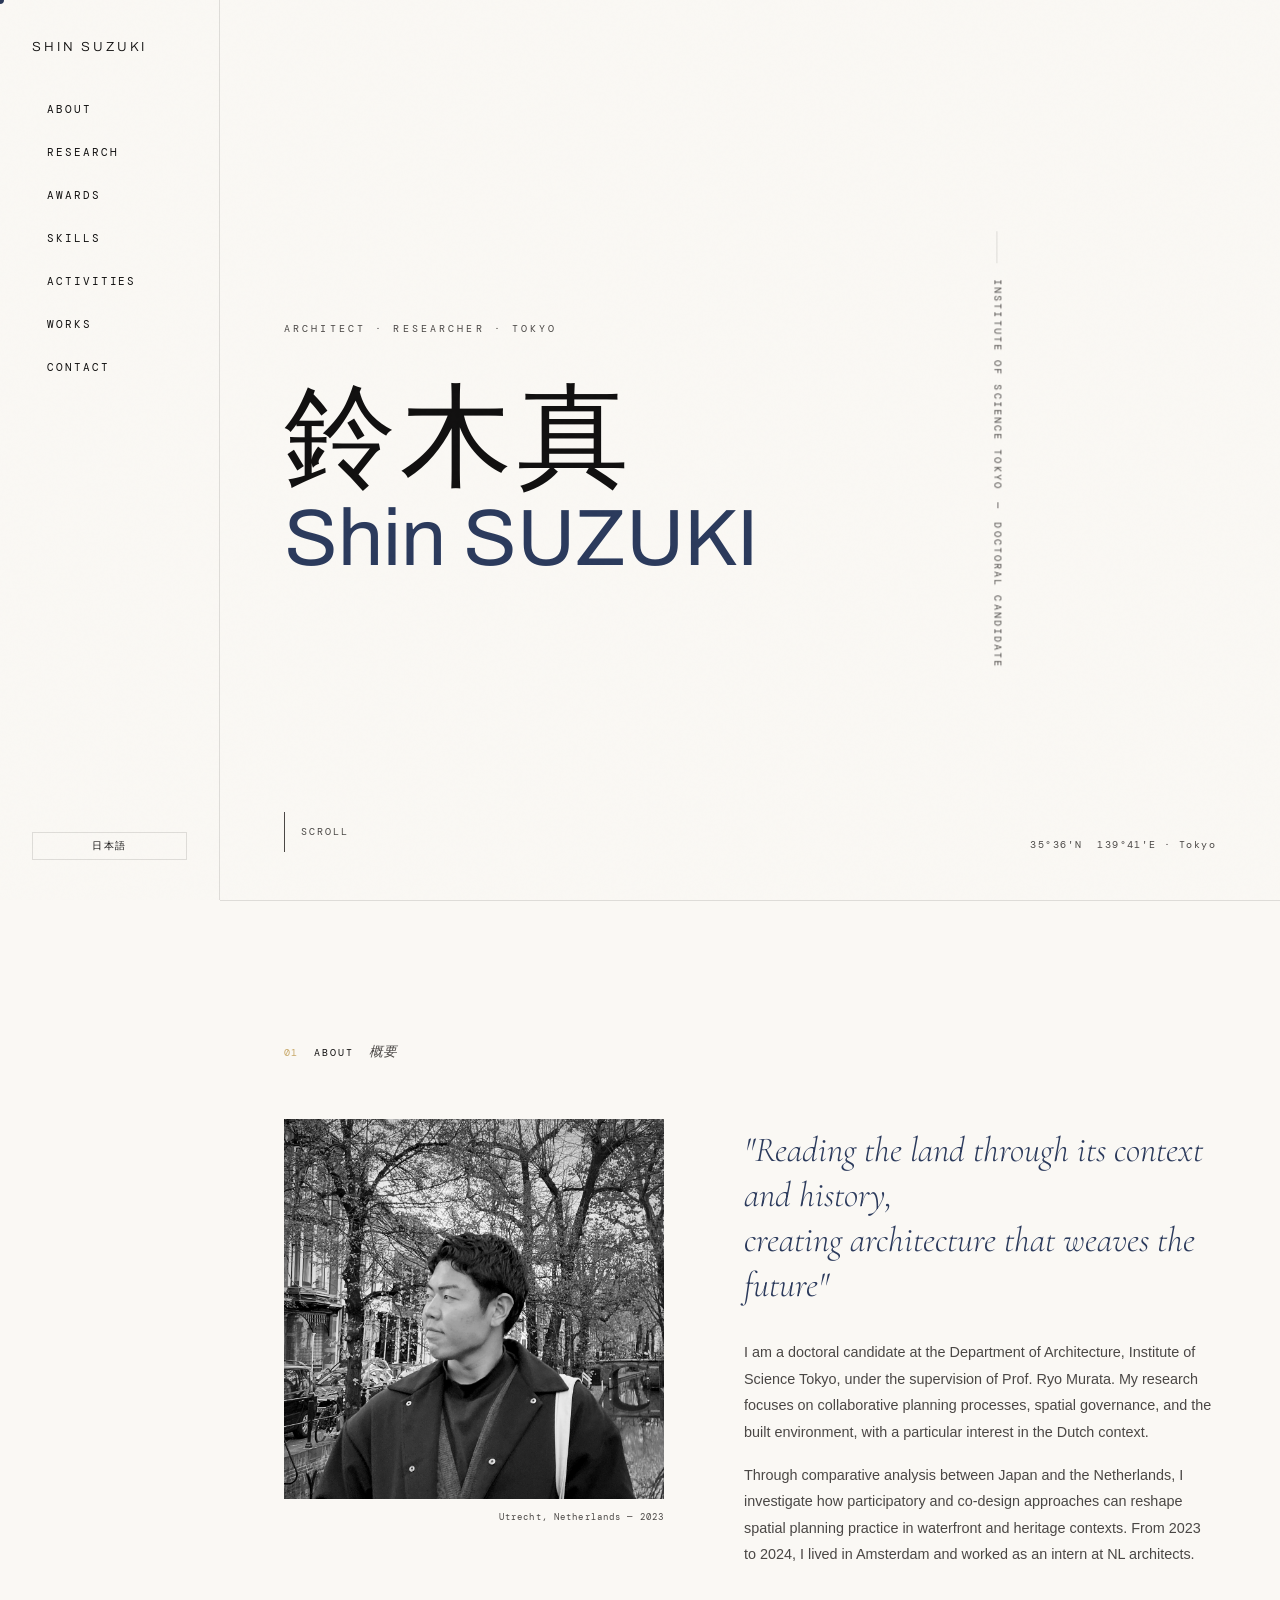
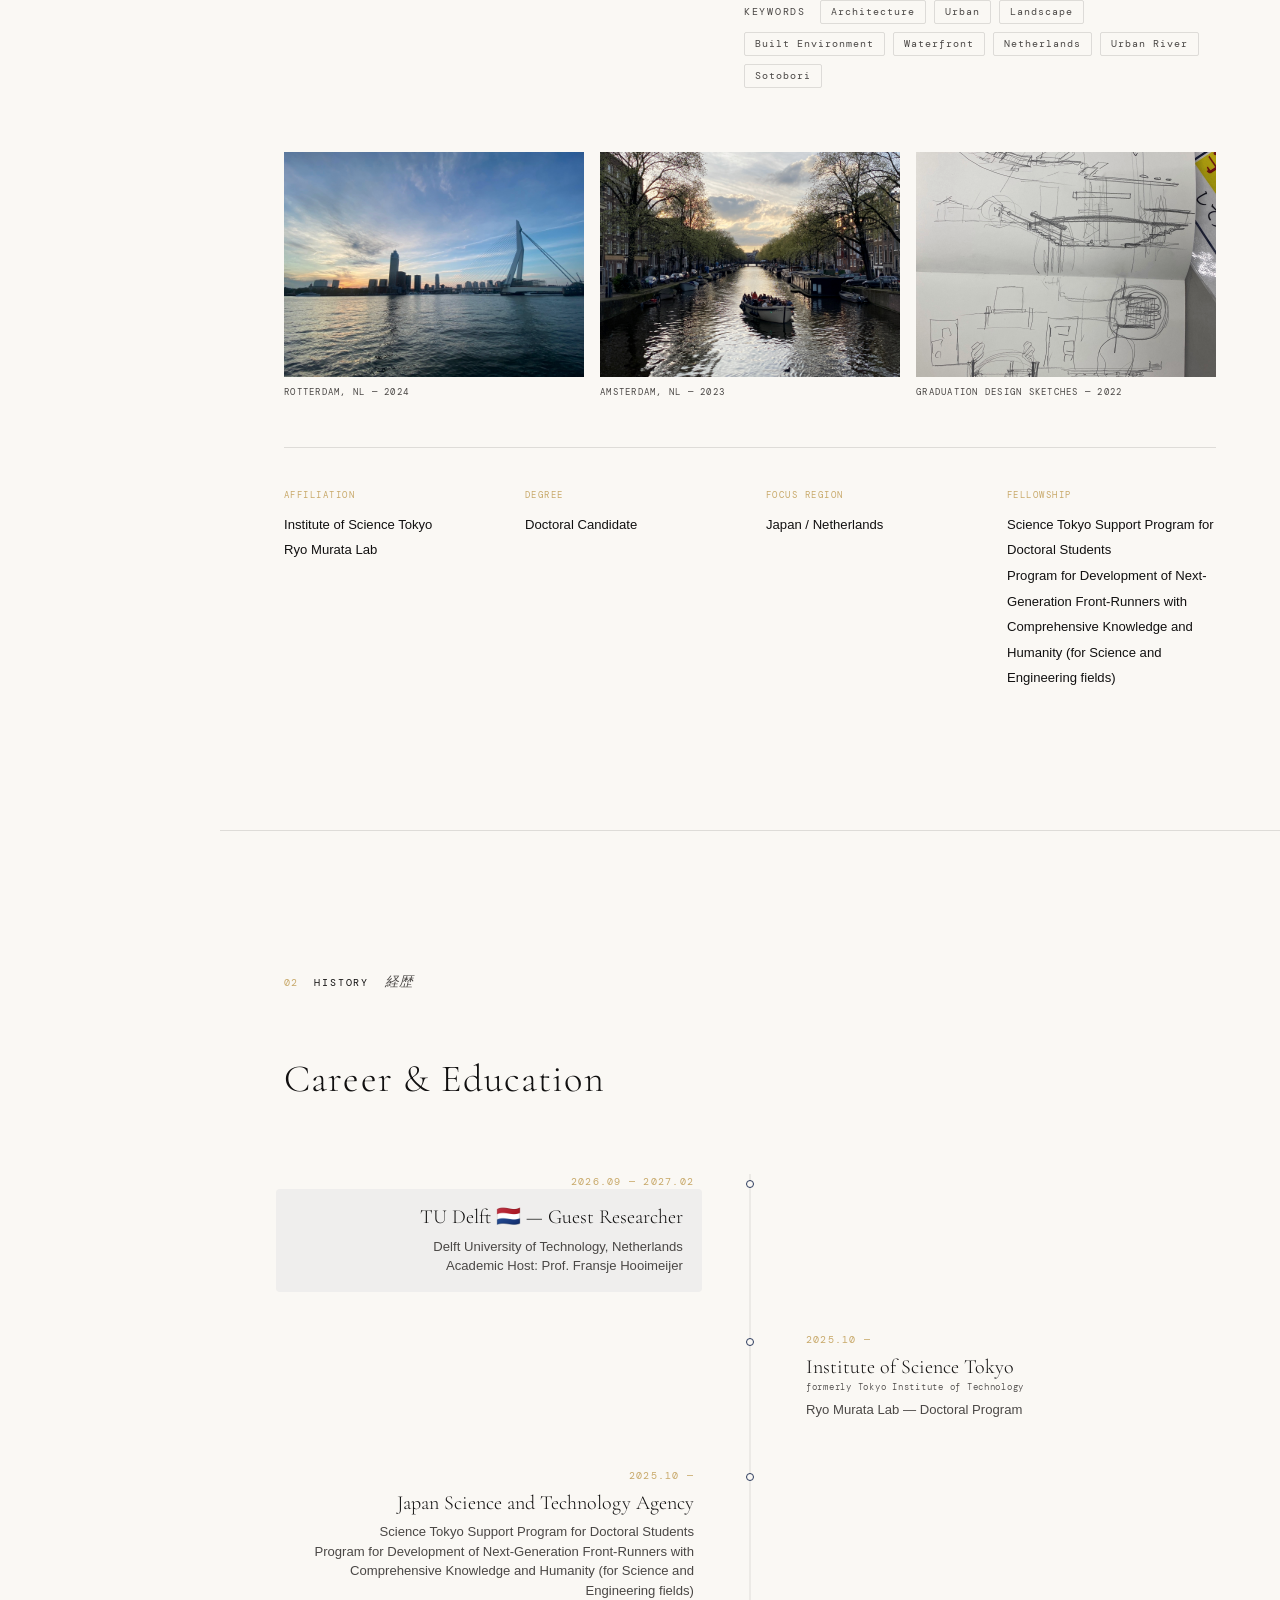
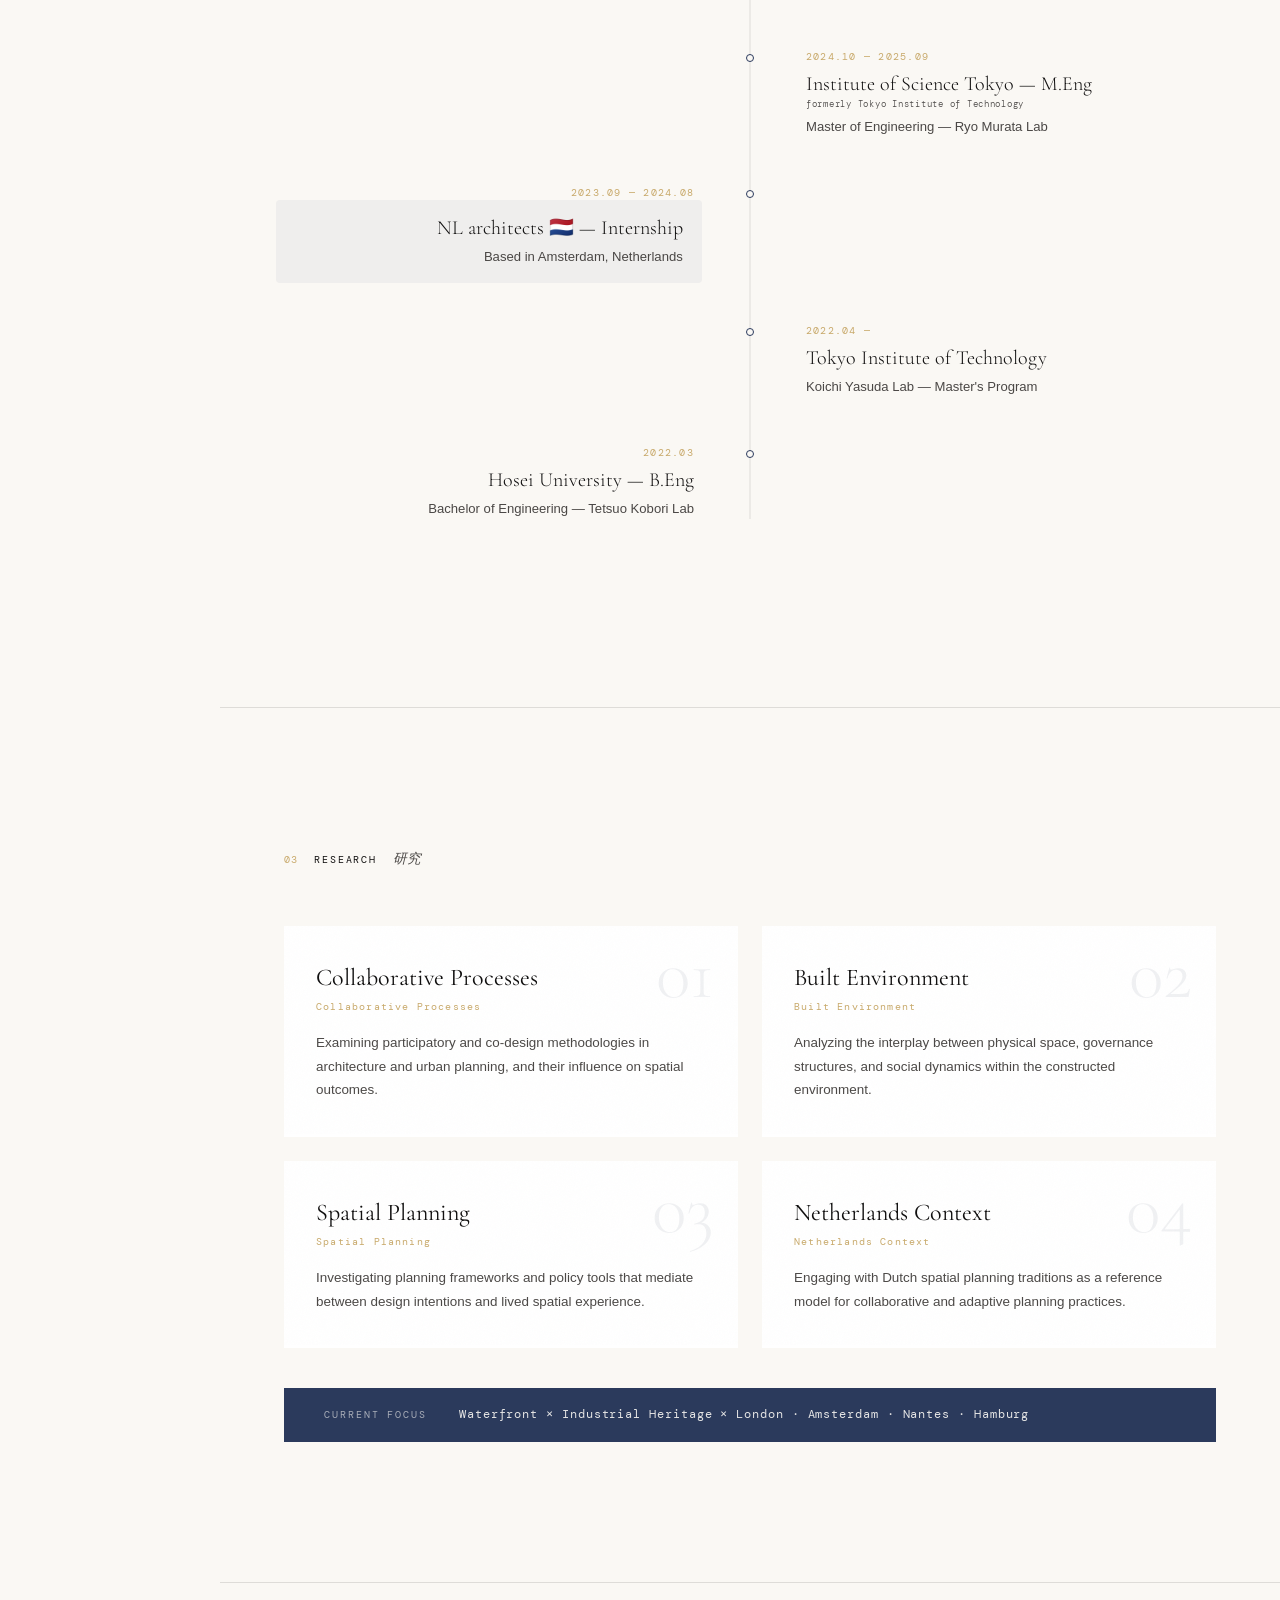
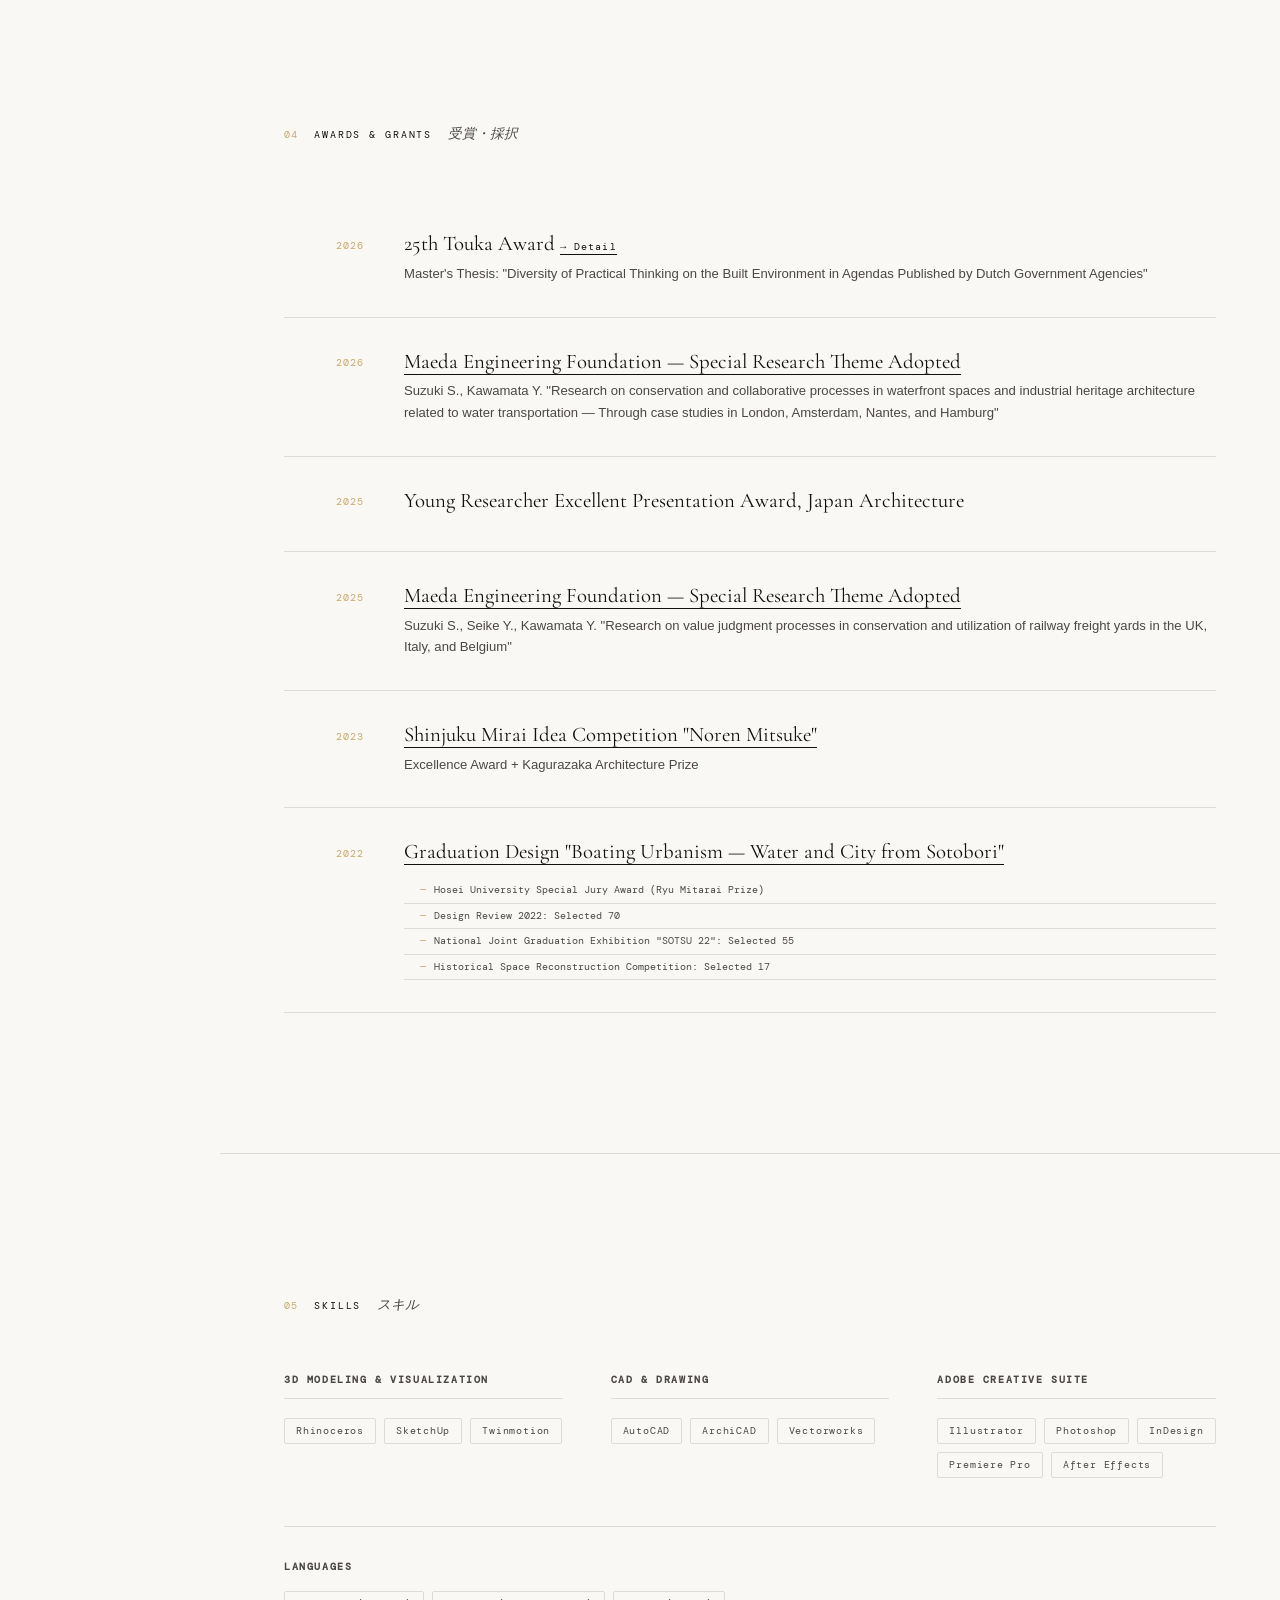
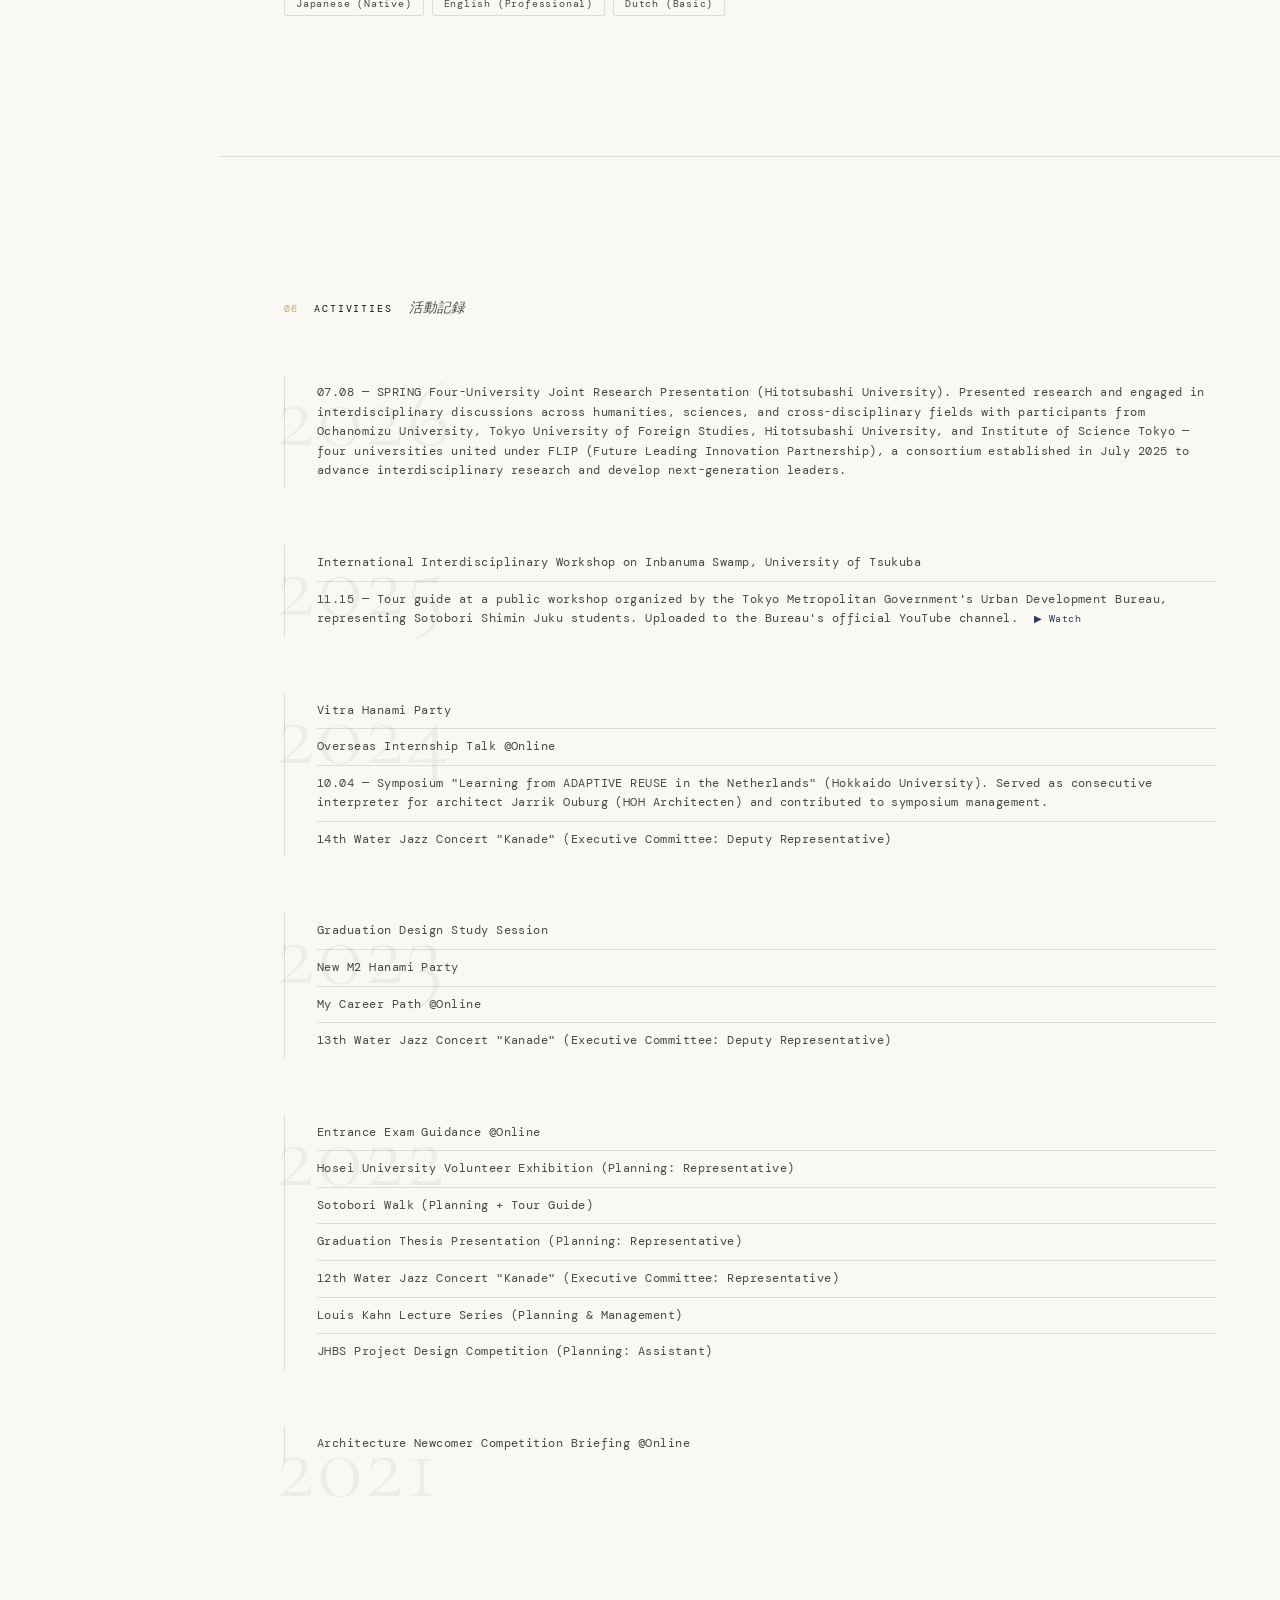
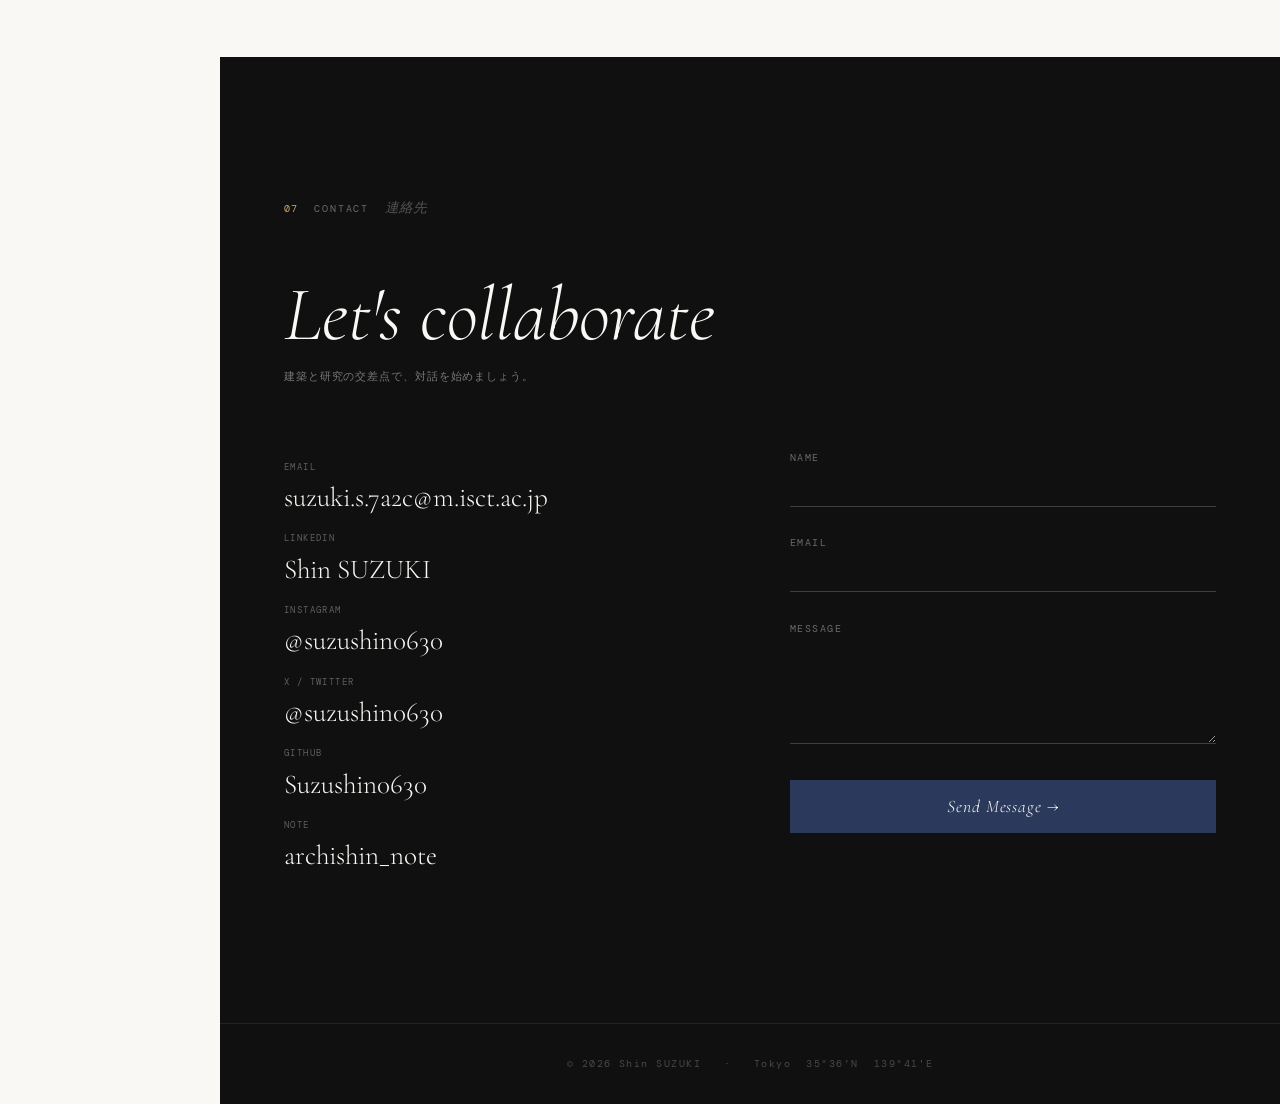
<file: index.html>
<!DOCTYPE html>
<html lang="en">
<head>
  <meta charset="UTF-8">
  <meta name="viewport" content="width=device-width, initial-scale=1.0">
  <title>Shin SUZUKI — Architect &amp; Researcher</title>
  <meta name="description" content="Shin SUZUKI — Doctoral Candidate at Institute of Science Tokyo. Architecture, Urban Research, Collaborative Planning, Netherlands.">
  <link rel="preconnect" href="https://fonts.googleapis.com">
  <link rel="preconnect" href="https://fonts.gstatic.com" crossorigin>
  <link href="https://fonts.googleapis.com/css2?family=Cormorant+Garamond:ital,wght@0,300;0,400;0,600;1,300;1,400&family=DM+Mono:ital@0;1&family=Archivo:wght@300;400;500;600;700&display=swap" rel="stylesheet">

  <style>
    /* ─── Variables & Reset ─────────────────────────────── */
    :root {
      --bg:        #FAF8F4;
      --ink:       #111010;
      --ink-soft:  #4A4745;
      --accent:    #2B3A5C;
      --gold:      #C8A96A;
      --rule:      rgba(17,16,16,0.12);
      --font-display: 'Cormorant Garamond', Georgia, serif;
      --font-mono:    'DM Mono', 'Courier New', monospace;
      --font-body:    'Helvetica Neue', Helvetica, Arial, sans-serif;
      --max-w:     1200px;
      --nav-w:     220px;
      --section-gap: 140px;
    }
    *, *::before, *::after { margin:0; padding:0; box-sizing:border-box; }
    html { scroll-behavior:smooth; font-size:16px; }
    body {
      background: var(--bg);
      color: var(--ink);
      font-family: var(--font-body);
      line-height: 1.6;
      overflow-x: hidden;
      cursor: none;
    }

    /* ─── Grain overlay ─────────────────────────────────── */
    body::after {
      content:'';
      position:fixed; inset:0;
      background-image: url("data:image/svg+xml,%3Csvg viewBox='0 0 256 256' xmlns='http://www.w3.org/2000/svg'%3E%3Cfilter id='noise'%3E%3CfeTurbulence type='fractalNoise' baseFrequency='0.9' numOctaves='4' stitchTiles='stitch'/%3E%3C/filter%3E%3Crect width='100%25' height='100%25' filter='url(%23noise)' opacity='0.03'/%3E%3C/svg%3E");
      pointer-events:none; z-index:9000; opacity:0.4;
    }

    /* ─── Scroll progress bar ───────────────────────────── */
    #progress {
      position:fixed; top:0; left:0; height:2px; width:0%;
      background: var(--gold); z-index:9998; pointer-events:none;
      transition: width 0.05s linear;
    }

    /* ─── Custom cursor ─────────────────────────────────── */
    .cursor {
      position:fixed; width:8px; height:8px;
      border-radius:50%; background:var(--accent);
      pointer-events:none; z-index:9999;
      transform:translate(-50%,-50%);
      transition: width .3s ease, height .3s ease, background .3s ease, opacity .3s;
      mix-blend-mode:multiply;
      will-change:transform;
    }
    .cursor.hover { width:48px; height:48px; background:var(--gold); opacity:0.5; }

    /* ─── Sidebar nav ───────────────────────────────────── */
    #side-nav {
      position:fixed; top:0; left:0; bottom:0;
      width: var(--nav-w);
      padding:2.5rem 2rem;
      display:flex; flex-direction:column; justify-content:space-between;
      z-index:800;
      border-right:1px solid var(--rule);
      background: var(--bg);
    }
    .nav-monogram {
      font-family: 'Archivo', var(--font-mono);
      font-weight:300; font-size:0.82rem; letter-spacing:0.22em;
      text-transform:uppercase;
      color: var(--ink); text-decoration:none;
      display:block; margin-bottom:3rem;
      line-height:1;
    }
    .nav-monogram:hover { color:var(--accent); }
    .nav-links { list-style:none; flex:1; }
    .nav-links li { margin-bottom:1.6rem; }
    .nav-links a {
      text-decoration:none; display:block;
      padding-left:0.8rem;
      border-left:2px solid transparent;
      transition: border-color .2s, color .2s;
    }
    .nav-links a:hover,
    .nav-links a.active {
      border-left-color: var(--accent);
      color: var(--accent);
    }
    .nav-en {
      font-family: var(--font-mono);
      font-size:0.68rem; letter-spacing:0.18em; text-transform:uppercase;
      color: var(--ink); display:block;
    }
    .nav-ja {
      font-family: var(--font-display);
      font-style:italic; font-size:0.8rem;
      color: var(--ink-soft); display:block; margin-top:1px;
    }
    .nav-works-arrow { font-size:0.6rem; vertical-align:middle; margin-left:2px; }
    #nav-lang {
      font-family: var(--font-mono);
      font-size:0.65rem; letter-spacing:0.15em; text-transform:uppercase;
      background:none; border:1px solid var(--rule);
      color:var(--ink); padding:6px 14px; cursor:none;
      transition: background .2s, color .2s; margin-top:2rem;
    }
    #nav-lang:hover { background:var(--accent); color:var(--bg); border-color:var(--accent); }

    /* ─── Hamburger (mobile) ────────────────────────────── */
    #hamburger {
      display:none; position:fixed; top:1.2rem; right:1.4rem;
      z-index:1100; background:none; border:none; cursor:none;
      flex-direction:column; gap:5px; padding:4px;
    }
    #hamburger span {
      display:block; width:24px; height:1.5px;
      background:var(--ink); transition: transform .3s, opacity .3s;
    }
    #hamburger.open span:nth-child(1){ transform:translateY(6.5px) rotate(45deg); }
    #hamburger.open span:nth-child(2){ opacity:0; }
    #hamburger.open span:nth-child(3){ transform:translateY(-6.5px) rotate(-45deg); }
    #mobile-nav {
      display:none; position:fixed; inset:0;
      background:var(--bg); z-index:1000;
      flex-direction:column; align-items:center; justify-content:center; gap:2.4rem;
    }
    #mobile-nav.open { display:flex; }
    #mobile-nav a {
      font-family:var(--font-display); font-size:2rem; font-weight:300;
      color:var(--ink); text-decoration:none; letter-spacing:0.05em;
    }
    #mobile-nav a:hover { color:var(--accent); }
    #mobile-lang {
      font-family:var(--font-mono); font-size:0.7rem; letter-spacing:0.15em;
      text-transform:uppercase; background:none; border:1px solid var(--rule);
      color:var(--ink); padding:8px 20px; margin-top:0.8rem; cursor:pointer;
    }

    /* ─── Mobile top bar ────────────────────────────────── */
    #top-bar {
      display:none; position:fixed; top:0; left:0; right:0;
      height:56px; background:var(--bg); z-index:900;
      align-items:center; padding:0 1.4rem;
      border-bottom:1px solid var(--rule);
    }
    #top-bar .bar-name {
      font-family:var(--font-mono); font-size:0.75rem;
      letter-spacing:0.14em; text-transform:uppercase; color:var(--ink);
    }

    /* ─── Main content wrapper ──────────────────────────── */
    #main {
      margin-left: var(--nav-w);
      min-height:100vh;
    }

    /* ─── Page-transition overlay ───────────────────────── */
    #page-veil {
      position:fixed; inset:0; background:var(--bg);
      z-index:8000; pointer-events:none;
      opacity:0; transition:opacity .35s ease;
    }
    #page-veil.show { opacity:1; }

    /* ─── Section shared ────────────────────────────────── */
    .section-inner {
      max-width: var(--max-w);
      margin:0 auto;
      padding: var(--section-gap) 4rem;
    }
    hr.rule { border:none; border-top:1px solid var(--rule); margin:2.8rem 0; }

    .section-eyebrow {
      display:flex; align-items:baseline; gap:1rem;
      margin-bottom:3.5rem;
    }
    .eyebrow-num {
      font-family:var(--font-mono); font-size:0.65rem;
      color:var(--gold); letter-spacing:0.1em;
    }
    .eyebrow-en {
      font-family:var(--font-mono); font-size:0.65rem;
      letter-spacing:0.18em; text-transform:uppercase; color:var(--ink);
    }
    .eyebrow-ja {
      font-family:var(--font-display); font-style:italic;
      font-size:0.85rem; color:var(--ink-soft);
    }

    /* scroll reveal */
    .reveal {
      opacity:0; transform:translateY(28px);
      transition: opacity .7s ease, transform .7s ease;
    }
    .reveal.visible { opacity:1; transform:none; }

    /* ─── Hero ──────────────────────────────────────────── */
    #hero {
      height:100vh; min-height:600px;
      display:flex; flex-direction:column; justify-content:center;
      padding: 0 4rem;
      position:relative; overflow:hidden;
    }
    .hero-sup {
      font-family:var(--font-mono); font-size:0.65rem;
      letter-spacing:0.3em; text-transform:uppercase;
      color:var(--ink-soft); margin-bottom:3.2rem;
      opacity:0; transform:translateY(16px);
      animation: fadeUp .6s ease .4s forwards;
    }
    .hero-kanji {
      font-family:var(--font-display); font-weight:300;
      font-size:clamp(4rem,10vw,7rem); line-height:0.92;
      letter-spacing:0.04em; color:var(--ink);
    }
    .hero-kanji .char {
      display:inline-block;
      opacity:0; transform:translateY(20px);
    }
    .hero-latin {
      font-family:'Archivo', var(--font-mono); font-weight:400;
      font-size:clamp(2.6rem,6.5vw,5rem); line-height:1;
      color:var(--accent); margin-top:0.5rem;
      opacity:0; transform:translateY(16px);
      animation: fadeUp .7s ease 1.2s forwards;
    }
    .hero-right {
      position:absolute; right:4rem; top:50%;
      transform:translateY(-50%) rotate(90deg);
      transform-origin:center center;
      font-family:var(--font-mono); font-size:0.6rem;
      letter-spacing:0.22em; text-transform:uppercase;
      color:var(--ink-soft); white-space:nowrap;
      opacity:0; animation: fadeIn .6s ease 1.4s forwards;
    }
    .hero-right::before {
      content:''; display:inline-block;
      width:32px; height:1px; background:var(--rule);
      vertical-align:middle; margin-right:1rem;
    }
    .hero-bottom {
      position:absolute; bottom:3rem; left:4rem; right:4rem;
      display:flex; justify-content:space-between; align-items:flex-end;
      opacity:0; animation: fadeIn .6s ease 1.6s forwards;
    }
    .hero-scroll {
      display:flex; align-items:center; gap:1rem;
      font-family:var(--font-mono); font-size:0.6rem;
      letter-spacing:0.2em; text-transform:uppercase; color:var(--ink-soft);
    }
    .hero-scroll-line {
      display:inline-block; width:1px; height:40px;
      background:var(--ink-soft);
      animation: scrollLine 2s ease-in-out 2s infinite;
      transform-origin:top center;
    }
    .hero-coords {
      font-family:var(--font-mono); font-size:0.6rem;
      letter-spacing:0.15em; color:var(--ink-soft);
    }
    @keyframes fadeUp {
      to { opacity:1; transform:none; }
    }
    @keyframes fadeIn {
      to { opacity:1; }
    }
    @keyframes scrollLine {
      0%,100% { transform:scaleY(1); opacity:1; }
      50% { transform:scaleY(0.3); opacity:0.4; }
    }

    /* ─── About ─────────────────────────────────────────── */
    #about { border-top:1px solid var(--rule); }

    /* Portrait + text two-column */
    .about-top {
      display:grid; grid-template-columns:380px 1fr; gap:5rem;
      margin-bottom:4rem; align-items:start;
    }
    .about-portrait-wrap {
      position:relative;
    }
    .about-portrait-wrap img {
      width:100%; aspect-ratio:1/1; object-fit:cover;
      display:block; filter:saturate(0.9) contrast(1.02);
    }
    .about-portrait-caption {
      font-family:var(--font-mono); font-size:0.58rem;
      letter-spacing:0.12em; color:var(--ink-soft);
      margin-top:0.7rem; text-align:right;
    }
    .about-text-col { padding-top:0.5rem; }
    .about-pull {
      font-family:var(--font-display); font-style:italic; font-weight:300;
      font-size:clamp(1.5rem,2.8vw,2.2rem); line-height:1.28;
      color:var(--accent); margin-bottom:2rem;
    }
    .about-body { margin-bottom:2rem; }
    .about-body p { font-size:0.9rem; line-height:1.85; color:var(--ink-soft); }
    .about-body p + p { margin-top:1rem; }

    .kw-row {
      display:flex; flex-wrap:wrap; gap:0.5rem; align-items:center;
      margin-top:0.8rem;
    }
    .kw-label {
      font-family:var(--font-mono); font-size:0.6rem;
      letter-spacing:0.18em; text-transform:uppercase;
      color:var(--ink-soft); margin-right:0.4rem;
    }
    .kw {
      font-family:var(--font-mono); font-size:0.62rem;
      letter-spacing:0.1em; border:1px solid var(--rule);
      padding:3px 10px; border-radius:2px; color:var(--ink-soft);
      transition: background .2s, color .2s, border-color .2s;
    }
    .kw:hover { background:var(--accent); color:var(--bg); border-color:var(--accent); }

    /* Field photos strip */
    .about-field-strip {
      display:grid; grid-template-columns:repeat(3,1fr); gap:1rem;
      margin-bottom:3rem;
    }
    .about-field-item { position:relative; overflow:hidden; }
    .about-field-item img {
      width:100%; aspect-ratio:4/3; object-fit:cover; display:block;
      filter:saturate(0.88) contrast(1.03);
      transition: transform .5s ease, filter .5s ease;
    }
    .about-field-item:hover img {
      transform:scale(1.03); filter:saturate(1) contrast(1.03);
    }
    .about-field-label {
      font-family:var(--font-mono); font-size:0.56rem;
      letter-spacing:0.14em; text-transform:uppercase;
      color:var(--ink-soft); margin-top:0.5rem;
    }

    .about-meta-row {
      display:grid; grid-template-columns:repeat(4,1fr); gap:2rem;
      margin-top:1rem; padding-top:2.5rem; border-top:1px solid var(--rule);
    }
    .meta-cell-label {
      font-family:var(--font-mono); font-size:0.58rem;
      letter-spacing:0.16em; text-transform:uppercase;
      color:var(--gold); display:block; margin-bottom:0.5rem;
    }
    .meta-cell-val {
      font-size:0.82rem; line-height:1.5; color:var(--ink);
    }

    /* ─── Timeline ──────────────────────────────────────── */
    #history { border-top:1px solid var(--rule); }
    .timeline-h2 {
      font-family:var(--font-display); font-weight:300;
      font-size:clamp(1.8rem,3vw,2.6rem);
      margin-bottom:4rem; letter-spacing:0.03em;
    }
    .timeline { position:relative; }
    .timeline::before {
      content:''; position:absolute; left:50%; top:0; bottom:0;
      width:1px; background:var(--rule); transform:translateX(-50%);
    }
    .tl-item {
      display:grid; grid-template-columns:1fr 1fr;
      gap:0; margin-bottom:3rem; position:relative;
    }
    .tl-item:nth-child(odd)  .tl-content { grid-column:1; padding-right:3.5rem; text-align:right; }
    .tl-item:nth-child(odd)  .tl-spacer  { grid-column:2; }
    .tl-item:nth-child(even) .tl-spacer  { grid-column:1; }
    .tl-item:nth-child(even) .tl-content { grid-column:2; padding-left:3.5rem; }
    .tl-dot {
      position:absolute; left:50%; top:0.35rem;
      width:8px; height:8px; border-radius:50%;
      background:var(--bg); border:1.5px solid var(--accent);
      transform:translateX(-50%); z-index:1;
    }
    .tl-year {
      font-family:var(--font-mono); font-size:0.65rem;
      letter-spacing:0.12em; color:var(--gold);
      display:block; margin-bottom:0.4rem;
    }
    .tl-title {
      font-family:var(--font-display); font-weight:300;
      font-size:1.25rem; line-height:1.25; margin-bottom:0.4rem;
    }
    .tl-formerly {
      font-family:var(--font-mono); font-size:0.58rem;
      letter-spacing:0.08em; color:var(--ink-soft);
      display:block; margin-top:2px;
    }
    .tl-detail {
      font-size:0.82rem; color:var(--ink-soft); line-height:1.5;
    }
    .tl-nl {
      background:rgba(43,58,92,0.05);
      border-radius:4px; padding:1rem 1.2rem; margin:-0.5rem;
    }

    /* ─── Research cards ────────────────────────────────── */
    #research { border-top:1px solid var(--rule); }
    .research-grid {
      display:grid; grid-template-columns:repeat(2,1fr); gap:1.5rem;
      margin-bottom:2.5rem;
    }
    .r-card {
      background:#fff; padding:2.4rem 2rem 2rem;
      position:relative; overflow:hidden;
      border-bottom:3px solid transparent;
      transition: transform .3s, box-shadow .3s, border-color .3s;
      cursor:none;
    }
    .r-card::before {
      content:''; position:absolute; inset:0;
      background-image: url("data:image/svg+xml,%3Csvg viewBox='0 0 200 200' xmlns='http://www.w3.org/2000/svg'%3E%3Cfilter id='n'%3E%3CfeTurbulence type='fractalNoise' baseFrequency='0.75' numOctaves='4'/%3E%3C/filter%3E%3Crect width='100%25' height='100%25' filter='url(%23n)' opacity='0.025'/%3E%3C/svg%3E");
      pointer-events:none;
    }
    .r-card:hover {
      transform:translateY(-4px);
      box-shadow:0 12px 40px rgba(17,16,16,0.09);
      border-bottom-color:var(--accent);
    }
    .r-num {
      font-family:var(--font-display); font-weight:300;
      font-size:4.5rem; line-height:1;
      color:rgba(43,58,92,0.07); position:absolute;
      top:0.8rem; right:1.5rem; pointer-events:none;
    }
    .r-title {
      font-family:var(--font-display); font-weight:400;
      font-size:1.5rem; line-height:1.2;
      margin-bottom:0.4rem; position:relative; z-index:1;
    }
    .r-subtitle {
      font-family:var(--font-mono); font-size:0.62rem;
      letter-spacing:0.12em; color:var(--gold);
      display:block; margin-bottom:1rem;
    }
    .r-body { font-size:0.84rem; color:var(--ink-soft); line-height:1.75; }

    .current-focus {
      background:var(--accent); color:var(--bg);
      padding:1.1rem 2.5rem;
      display:flex; align-items:center; gap:2rem; flex-wrap:wrap;
    }
    .cf-label {
      font-family:var(--font-mono); font-size:0.6rem;
      letter-spacing:0.2em; text-transform:uppercase;
      opacity:0.6; white-space:nowrap;
    }
    .cf-text {
      font-family:var(--font-mono); font-size:0.72rem;
      letter-spacing:0.08em; opacity:0.9;
    }

    /* ─── Awards ────────────────────────────────────────── */
    #awards { border-top:1px solid var(--rule); }
    .award-list { list-style:none; }
    .award-row {
      display:grid; grid-template-columns:80px 1fr;
      gap:2.5rem; padding:2rem 0;
      border-bottom:1px solid var(--rule);
      align-items:start;
    }
    .award-yr {
      font-family:var(--font-mono); font-size:0.65rem;
      color:var(--gold); letter-spacing:0.1em;
      padding-top:0.35rem; text-align:right;
    }
    .award-name {
      font-family:var(--font-display); font-weight:400;
      font-size:1.3rem; line-height:1.2; margin-bottom:0.35rem;
    }
    .award-name a {
      color:inherit; text-decoration:none;
      border-bottom:1px solid currentColor;
      transition: color .2s;
    }
    .award-name a:hover { color:var(--accent); }
    .award-org {
      font-family:var(--font-mono); font-size:0.65rem;
      letter-spacing:0.08em; color:var(--ink-soft);
      display:block; margin-bottom:0.5rem;
    }
    .award-desc { font-size:0.82rem; color:var(--ink-soft); line-height:1.65; }
    .award-link {
      font-family:var(--font-mono); font-size:0.65rem;
      letter-spacing:0.1em; color:var(--accent);
      text-decoration:none; display:inline-block; margin-top:0.5rem;
      transition: opacity .2s;
    }
    .award-link:hover { opacity:0.6; }
    .award-sub { list-style:none; margin-top:0.8rem; }
    .award-sub li {
      font-family:var(--font-mono); font-size:0.65rem;
      color:var(--ink-soft); padding:0.25rem 0;
      border-bottom:1px solid var(--rule);
      padding-left:1rem;
    }
    .award-sub li::before { content:'—'; margin-right:0.5rem; color:var(--gold); }

    /* ─── Skills ────────────────────────────────────────── */
    #skills { border-top:1px solid var(--rule); }
    .skills-cols {
      display:grid; grid-template-columns:repeat(3,1fr); gap:3rem;
      margin-bottom:3rem;
    }
    .skill-col h4 {
      font-family:var(--font-mono); font-size:0.62rem;
      letter-spacing:0.16em; text-transform:uppercase;
      color:var(--ink-soft); margin-bottom:1.2rem;
      padding-bottom:0.6rem; border-bottom:1px solid var(--rule);
    }
    .skill-pills { display:flex; flex-wrap:wrap; gap:0.5rem; }
    .pill {
      font-family:var(--font-mono); font-size:0.62rem;
      letter-spacing:0.08em; border:1px solid var(--rule);
      padding:4px 11px; border-radius:2px; color:var(--ink-soft);
      transition: background .2s, color .2s, border-color .2s; cursor:none;
    }
    .pill:hover { background:var(--accent); color:var(--bg); border-color:var(--accent); }
    .lang-row {
      padding-top:2rem; border-top:1px solid var(--rule);
    }
    .lang-row h4 {
      font-family:var(--font-mono); font-size:0.62rem;
      letter-spacing:0.16em; text-transform:uppercase;
      color:var(--ink-soft); margin-bottom:1rem;
    }

    /* ─── Activities ────────────────────────────────────── */
    #activities { border-top:1px solid var(--rule); }
    .act-group { position:relative; margin-bottom:3.5rem; }
    .act-big-year {
      font-family:var(--font-display); font-weight:300;
      font-size:clamp(4rem,8vw,6rem); line-height:1;
      color:rgba(17,16,16,0.05); position:absolute;
      top:-0.5rem; left:-0.5rem; pointer-events:none;
      user-select:none; letter-spacing:0.02em;
    }
    .act-list {
      list-style:none;
      padding-left:2rem;
      border-left:1px solid var(--rule);
    }
    .act-list li {
      font-family:var(--font-mono); font-size:0.72rem;
      letter-spacing:0.04em; line-height:1.7;
      color:var(--ink-soft); padding:0.5rem 0;
      border-bottom:1px solid var(--rule);
    }
    .act-list li:last-child { border-bottom:none; }
    .act-link {
      font-family:var(--font-mono); font-size:0.65rem;
      color:var(--accent); text-decoration:none;
      margin-left:0.5rem; transition:opacity .2s;
    }
    .act-link:hover { opacity:0.6; }

    /* ─── Contact ───────────────────────────────────────── */
    #contact {
      background:var(--ink); color:var(--bg);
      border-top:none;
    }
    #contact .section-inner { padding-top: var(--section-gap); padding-bottom: var(--section-gap); }
    #contact .eyebrow-en,
    #contact .eyebrow-ja { color:rgba(245,243,239,0.4); }
    #contact .eyebrow-num { color:var(--gold); }
    .contact-headline {
      font-family:var(--font-display); font-style:italic; font-weight:300;
      font-size:clamp(2.8rem,6vw,5rem); line-height:1.05;
      color:var(--bg); margin-bottom:0.8rem;
    }
    .contact-sub {
      font-family:var(--font-mono); font-size:0.7rem;
      letter-spacing:0.08em; color:rgba(245,243,239,0.45);
      margin-bottom:4rem;
    }
    .contact-cols { display:grid; grid-template-columns:1fr 1fr; gap:5rem; }
    .contact-links-list { list-style:none; }
    .contact-links-list li { margin-bottom:0.2rem; }
    .contact-links-list a {
      font-family:var(--font-display); font-size:1.7rem; font-weight:300;
      color:var(--bg); text-decoration:none; display:inline-block;
      position:relative; padding-bottom:2px;
      transition: color .25s;
    }
    .contact-links-list a::after {
      content:''; position:absolute; bottom:0; left:0;
      width:0; height:1px; background:var(--gold);
      transition:width .3s ease;
    }
    .contact-links-list a:hover { color:var(--gold); }
    .contact-links-list a:hover::after { width:100%; }
    .contact-type-label {
      font-family:var(--font-mono); font-size:0.58rem;
      letter-spacing:0.15em; text-transform:uppercase;
      color:rgba(245,243,239,0.35); display:block;
      margin-top:0.6rem; margin-bottom:0.1rem;
    }

    /* contact form */
    .contact-form { display:flex; flex-direction:column; gap:1.8rem; }
    .form-group { position:relative; }
    .form-group label {
      display:block; font-family:var(--font-mono); font-size:0.6rem;
      letter-spacing:0.15em; text-transform:uppercase;
      color:rgba(245,243,239,0.4); margin-bottom:0.5rem;
      transition: color .2s;
    }
    .form-group:focus-within label { color:var(--gold); }
    .form-group input,
    .form-group textarea {
      width:100%; background:transparent;
      border:none; border-bottom:1px solid rgba(245,243,239,0.2);
      color:var(--bg); font-family:var(--font-body); font-size:0.9rem;
      padding:0.5rem 0; outline:none;
      transition: border-color .2s;
    }
    .form-group input:focus,
    .form-group textarea:focus { border-bottom-color:var(--gold); }
    .form-group textarea { resize:vertical; min-height:100px; }
    .form-submit {
      font-family:var(--font-display); font-style:italic;
      font-size:1.1rem; font-weight:300;
      background:var(--accent); color:var(--bg);
      border:none; padding:1rem 2rem; cursor:none;
      transition: background .25s, color .25s;
      letter-spacing:0.05em;
    }
    .form-submit:hover { background:var(--gold); color:var(--ink); }

    /* footer */
    #site-footer {
      background:var(--ink); color:rgba(245,243,239,0.25);
      text-align:center; padding:2rem;
      border-top:1px solid rgba(245,243,239,0.08);
      font-family:var(--font-mono); font-size:0.62rem;
      letter-spacing:0.15em;
    }

    /* ─── Responsive ────────────────────────────────────── */
    @media (max-width:1023px) {
      body { cursor:auto; }
      .cursor { display:none; }
      #side-nav { display:none; }
      #hamburger, #top-bar { display:flex; }
      #main { margin-left:0; padding-top:56px; }
      .section-inner { padding:80px 1.8rem; }
      --section-gap: 80px;
      .timeline::before { left:0; }
      .tl-item { grid-template-columns:1fr; }
      .tl-item:nth-child(odd)  .tl-content,
      .tl-item:nth-child(even) .tl-content {
        grid-column:1; padding-left:2rem; padding-right:0; text-align:left;
      }
      .tl-item .tl-spacer { display:none; }
      .tl-dot { left:0; transform:none; }
      .research-grid { grid-template-columns:1fr; }
      .about-top { grid-template-columns:1fr; gap:2.5rem; }
      .about-portrait-wrap { max-width:340px; }
      .about-field-strip { grid-template-columns:repeat(3,1fr); gap:0.6rem; }
      .about-meta-row { grid-template-columns:repeat(2,1fr); }
      .skills-cols { grid-template-columns:1fr; gap:2rem; }
      .contact-cols { grid-template-columns:1fr; gap:3rem; }
      #hero { padding:0 1.8rem; }
      .hero-right { display:none; }
      .hero-bottom { left:1.8rem; right:1.8rem; }
    }
    @media (max-width:767px) {
      .hero-kanji { font-size:clamp(3rem,14vw,4.5rem); }
      .hero-latin { font-size:clamp(2rem,10vw,3rem); }
      .about-meta-row { grid-template-columns:1fr 1fr; }
      .about-field-strip { grid-template-columns:1fr 1fr; }
      .award-row { grid-template-columns:60px 1fr; gap:1.2rem; }
    }
  </style>
</head>
<body>

<!-- Progress bar -->
<div id="progress"></div>

<!-- Page veil -->
<div id="page-veil"></div>

<!-- Custom cursor -->
<div class="cursor" id="cursor" aria-hidden="true"></div>

<!-- ─── Sidebar nav ──────────────────────────────────────── -->
<nav id="side-nav" aria-label="Main navigation">
  <a href="#hero" class="nav-monogram">SHIN SUZUKI</a>
  <ul class="nav-links">
    <li><a href="#about"      class="nav-link"><span class="nav-en">About</span></a></li>
    <li><a href="#research"   class="nav-link"><span class="nav-en">Research</span></a></li>
    <li><a href="#awards"     class="nav-link"><span class="nav-en">Awards</span></a></li>
    <li><a href="#skills"     class="nav-link"><span class="nav-en">Skills</span></a></li>
    <li><a href="#activities" class="nav-link"><span class="nav-en">Activities</span></a></li>
    <li><a href="works.html"  class="nav-link"><span class="nav-en">Works</span></a></li>
    <li><a href="#contact"    class="nav-link"><span class="nav-en">Contact</span></a></li>
  </ul>
  <button id="nav-lang" aria-label="Toggle language">日本語</button>
</nav>

<!-- Mobile top bar -->
<div id="top-bar" aria-hidden="true">
  <span class="bar-name">Shin SUZUKI</span>
</div>

<!-- Hamburger -->
<button id="hamburger" aria-label="Open menu" aria-expanded="false">
  <span></span><span></span><span></span>
</button>

<!-- Mobile nav overlay -->
<nav id="mobile-nav" aria-label="Mobile navigation">
  <a href="#about"      onclick="closeMobile()">About</a>
  <a href="#research"   onclick="closeMobile()">Research</a>
  <a href="#awards"     onclick="closeMobile()">Awards</a>
  <a href="#skills"     onclick="closeMobile()">Skills</a>
  <a href="#activities" onclick="closeMobile()">Activities</a>
  <a href="works.html"  onclick="closeMobile()">Works</a>
  <a href="#contact"    onclick="closeMobile()">Contact</a>
  <button id="mobile-lang" onclick="toggleLangMobile()">日本語</button>
</nav>

<!-- ─── Main ─────────────────────────────────────────────── -->
<div id="main">

  <!-- Hero -->
  <section id="hero" aria-label="Hero">
    <p class="hero-sup">Architect · Researcher · Tokyo</p>

    <div class="hero-kanji" aria-label="鈴木 真">
      <span class="char" style="animation:fadeUp .5s ease .8s forwards">鈴</span><span class="char" style="animation:fadeUp .5s ease .92s forwards">木</span><span class="char" style="animation:fadeUp .5s ease 1.04s forwards"> </span><span class="char" style="animation:fadeUp .5s ease 1.1s forwards">真</span>
    </div>
    <p class="hero-latin">Shin SUZUKI</p>

    <div class="hero-right" aria-hidden="true">Institute of Science Tokyo &thinsp;—&thinsp; Doctoral Candidate</div>

    <div class="hero-bottom" aria-hidden="true">
      <div class="hero-scroll">
        <span class="hero-scroll-line"></span>
        Scroll
      </div>
      <span class="hero-coords">35°36′N &nbsp;139°41′E · Tokyo</span>
    </div>
  </section>

  <!-- About -->
  <section id="about">
    <div class="section-inner">
      <div class="section-eyebrow reveal">
        <span class="eyebrow-num">01</span>
        <span class="eyebrow-en">About</span>
        <span class="eyebrow-ja">概要</span>
      </div>

      <!-- Portrait + text -->
      <div class="about-top reveal">
        <div class="about-portrait-wrap">
          <img src="assets/photos/portrait.jpg" alt="Shin SUZUKI — Utrecht, Netherlands" />
          <p class="about-portrait-caption en">Utrecht, Netherlands — 2023</p>
          <p class="about-portrait-caption ja" style="display:none">ユトレヒト、オランダ — 2023</p>
        </div>
        <div class="about-text-col">
          <p class="about-pull">
            <span class="en">"Reading the land through its context and history,<br>creating architecture that weaves the future"</span>
            <span class="ja" style="display:none">"周辺環境や歴史の文脈から土地を読み解き、<br>未来を紡ぐ建築を作る"</span>
          </p>

          <div class="about-body">
            <p class="en">
              I am a doctoral candidate at the Department of Architecture, Institute of Science Tokyo, under the supervision of Prof. Ryo Murata. My research focuses on collaborative planning processes, spatial governance, and the built environment, with a particular interest in the Dutch context.
            </p>
            <p class="en">
              Through comparative analysis between Japan and the Netherlands, I investigate how participatory and co-design approaches can reshape spatial planning practice in waterfront and heritage contexts. From 2023 to 2024, I lived in Amsterdam and worked as an intern at NL architects.
            </p>
            <p class="ja" style="display:none">
              東京科学大学 環境・社会理工学院 建築学系 村田涼研究室にて博士課程に在籍。
              水辺空間・産業遺産・都市河川をテーマに、日本とオランダの空間計画における協働プロセスを研究している。
            </p>
            <p class="ja" style="display:none">
              2023〜2024年にはオランダ・アムステルダムに在住し、NL architects にてインターンを経験。日蘭比較を通じて、参加型・共同設計的なアプローチが空間計画の実践をいかに変えうるかを探求している。
            </p>
          </div>

          <div class="kw-row">
            <span class="kw-label">Keywords</span>
            <span class="kw en">Architecture</span><span class="kw ja" style="display:none">建築</span>
            <span class="kw en">Urban</span><span class="kw ja" style="display:none">都市</span>
            <span class="kw en">Landscape</span><span class="kw ja" style="display:none">景観</span>
            <span class="kw en">Built Environment</span><span class="kw ja" style="display:none">構築環境</span>
            <span class="kw en">Waterfront</span><span class="kw ja" style="display:none">水辺</span>
            <span class="kw en">Netherlands</span><span class="kw ja" style="display:none">オランダ</span>
            <span class="kw en">Urban River</span><span class="kw ja" style="display:none">都市河川</span>
            <span class="kw en">Sotobori</span><span class="kw ja" style="display:none">外濠</span>
          </div>
        </div>
      </div>

      <!-- Field photo strip -->
      <div class="about-field-strip reveal">
        <div class="about-field-item">
          <img src="assets/photos/rotterdam.jpg" alt="Rotterdam — Erasmus Bridge" />
          <p class="about-field-label en">Rotterdam, NL — 2024</p>
          <p class="about-field-label ja" style="display:none">ロッテルダム — 2024</p>
        </div>
        <div class="about-field-item">
          <img src="assets/photos/amsterdam.jpg" alt="Amsterdam canal" />
          <p class="about-field-label en">Amsterdam, NL — 2023</p>
          <p class="about-field-label ja" style="display:none">アムステルダム — 2023</p>
        </div>
        <div class="about-field-item">
          <img src="assets/photos/sketch.jpg" alt="Graduation design sketches" />
          <p class="about-field-label en">Graduation Design Sketches — 2022</p>
          <p class="about-field-label ja" style="display:none">卒業設計スケッチ — 2022</p>
        </div>
      </div>

      <div class="about-meta-row reveal">
        <div>
          <span class="meta-cell-label"><span class="en">Affiliation</span><span class="ja" style="display:none">所属</span></span>
          <span class="meta-cell-val"><span class="en">Institute of Science Tokyo<br>Ryo Murata Lab</span><span class="ja" style="display:none">東京科学大学<br>村田涼研究室</span></span>
        </div>
        <div>
          <span class="meta-cell-label"><span class="en">Degree</span><span class="ja" style="display:none">学位課程</span></span>
          <span class="meta-cell-val"><span class="en">Doctoral Candidate</span><span class="ja" style="display:none">博士課程</span></span>
        </div>
        <div>
          <span class="meta-cell-label"><span class="en">Focus Region</span><span class="ja" style="display:none">対象地域</span></span>
          <span class="meta-cell-val">Japan / Netherlands</span>
        </div>
        <div>
          <span class="meta-cell-label">Fellowship</span>
          <span class="meta-cell-val"><span class="en">Science Tokyo Support Program for Doctoral Students<br>Program for Development of Next-Generation Front-Runners with Comprehensive Knowledge and Humanity (for Science and Engineering fields)</span><span class="ja" style="display:none">東京科学大学 博士支援事業<br>総合知と癒しの次世代フロントランナー育成プログラム</span></span>
        </div>
      </div>
    </div>
  </section>

  <!-- History -->
  <section id="history">
    <div class="section-inner">
      <div class="section-eyebrow reveal">
        <span class="eyebrow-num">02</span>
        <span class="eyebrow-en">History</span>
        <span class="eyebrow-ja">経歴</span>
      </div>
      <h2 class="timeline-h2 reveal">
        <span class="en">Career &amp; Education</span>
        <span class="ja" style="display:none">学歴・職歴</span>
      </h2>

      <div class="timeline">

        <div class="tl-item reveal">
          <div class="tl-content">
            <span class="tl-year">2026.09 — 2027.02</span>
            <div class="tl-nl">
              <p class="tl-title">TU Delft 🇳🇱 — <span class="en">Guest Researcher</span><span class="ja" style="display:none">客員研究員</span></p>
              <p class="tl-detail">
                <span class="en">Delft University of Technology, Netherlands</span>
                <span class="ja" style="display:none">デルフト工科大学（オランダ）</span>
              </p>
              <p class="tl-detail">
                <span class="en">Academic Host: Prof. Fransje Hooimeijer</span>
                <span class="ja" style="display:none">受入教員: Fransje Hooimeijer 教授</span>
              </p>
            </div>
          </div>
          <div class="tl-spacer"></div>
          <div class="tl-dot"></div>
        </div>

        <div class="tl-item reveal">
          <div class="tl-content">
            <span class="tl-year">2025.10 —</span>
            <p class="tl-title">
              <span class="en">Institute of Science Tokyo<br><span class="tl-formerly">formerly Tokyo Institute of Technology</span></span>
              <span class="ja" style="display:none">東京科学大学 環境・社会理工学院</span>
            </p>
            <p class="tl-detail">
              <span class="en">Ryo Murata Lab — Doctoral Program</span>
              <span class="ja" style="display:none">村田涼研究室 — 博士課程</span>
            </p>
          </div>
          <div class="tl-spacer"></div>
          <div class="tl-dot"></div>
        </div>

        <div class="tl-item reveal">
          <div class="tl-spacer"></div>
          <div class="tl-content">
            <span class="tl-year">2025.10 —</span>
            <p class="tl-title">
              <span class="en">Japan Science and Technology Agency</span>
              <span class="ja" style="display:none">国立研究開発法人 科学技術振興機構（JST）</span>
            </p>
            <p class="tl-detail">
              <span class="en">Science Tokyo Support Program for Doctoral Students<br>Program for Development of Next-Generation Front-Runners with Comprehensive Knowledge and Humanity (for Science and Engineering fields)</span>
              <span class="ja" style="display:none">東京科学大学 博士支援事業<br>総合知と癒しの次世代フロントランナー育成プログラム</span>
            </p>
          </div>
          <div class="tl-dot"></div>
        </div>

        <div class="tl-item reveal">
          <div class="tl-content">
            <span class="tl-year">2024.10 — 2025.09</span>
            <p class="tl-title">
              <span class="en">Institute of Science Tokyo — M.Eng<br><span class="tl-formerly">formerly Tokyo Institute of Technology</span></span>
              <span class="ja" style="display:none">東京科学大学 環境・社会理工学院 修了</span>
            </p>
            <p class="tl-detail">
              <span class="en">Master of Engineering — Ryo Murata Lab</span>
              <span class="ja" style="display:none">修士（工学） — 村田涼研究室</span>
            </p>
          </div>
          <div class="tl-spacer"></div>
          <div class="tl-dot"></div>
        </div>

        <div class="tl-item reveal">
          <div class="tl-spacer"></div>
          <div class="tl-content">
            <span class="tl-year">2023.09 — 2024.08</span>
            <div class="tl-nl">
              <p class="tl-title">NL architects 🇳🇱 — <span class="en">Internship</span><span class="ja" style="display:none">インターンシップ</span></p>
              <p class="tl-detail">
                <span class="en">Based in Amsterdam, Netherlands</span>
                <span class="ja" style="display:none">オランダ・アムステルダム在住</span>
              </p>
            </div>
          </div>
          <div class="tl-dot"></div>
        </div>

        <div class="tl-item reveal">
          <div class="tl-content">
            <span class="tl-year">2022.04 —</span>
            <p class="tl-title">
              <span class="en">Tokyo Institute of Technology</span>
              <span class="ja" style="display:none">東京工業大学 環境・社会理工学院 入学</span>
            </p>
            <p class="tl-detail">
              <span class="en">Koichi Yasuda Lab — Master's Program</span>
              <span class="ja" style="display:none">安田幸一研究室 — 修士課程</span>
            </p>
          </div>
          <div class="tl-spacer"></div>
          <div class="tl-dot"></div>
        </div>

        <div class="tl-item reveal">
          <div class="tl-spacer"></div>
          <div class="tl-content">
            <span class="tl-year">2022.03</span>
            <p class="tl-title">
              <span class="en">Hosei University — B.Eng</span>
              <span class="ja" style="display:none">法政大学 デザイン工学部 卒業</span>
            </p>
            <p class="tl-detail">
              <span class="en">Bachelor of Engineering — Tetsuo Kobori Lab</span>
              <span class="ja" style="display:none">学士（工学） — 小堀哲夫研究室</span>
            </p>
          </div>
          <div class="tl-dot"></div>
        </div>

      </div>
    </div>
  </section>

  <!-- Research -->
  <section id="research">
    <div class="section-inner">
      <div class="section-eyebrow reveal">
        <span class="eyebrow-num">03</span>
        <span class="eyebrow-en">Research</span>
        <span class="eyebrow-ja">研究</span>
      </div>

      <div class="research-grid">
        <div class="r-card reveal">
          <span class="r-num" aria-hidden="true">01</span>
          <h3 class="r-title"><span class="en">Collaborative Processes</span><span class="ja" style="display:none">協働プロセス</span></h3>
          <span class="r-subtitle"><span class="en">Collaborative Processes</span><span class="ja" style="display:none">協働プロセス</span></span>
          <p class="r-body en">Examining participatory and co-design methodologies in architecture and urban planning, and their influence on spatial outcomes.</p>
          <p class="r-body ja" style="display:none">建築・都市計画における参加型設計・共同設計の手法とその空間的成果への影響を考察する。</p>
        </div>
        <div class="r-card reveal">
          <span class="r-num" aria-hidden="true">02</span>
          <h3 class="r-title"><span class="en">Built Environment</span><span class="ja" style="display:none">構築環境</span></h3>
          <span class="r-subtitle"><span class="en">Built Environment</span><span class="ja" style="display:none">構築環境</span></span>
          <p class="r-body en">Analyzing the interplay between physical space, governance structures, and social dynamics within the constructed environment.</p>
          <p class="r-body ja" style="display:none">物理的空間・ガバナンス構造・社会的ダイナミクスの相互作用を、構築環境の文脈で分析する。</p>
        </div>
        <div class="r-card reveal">
          <span class="r-num" aria-hidden="true">03</span>
          <h3 class="r-title"><span class="en">Spatial Planning</span><span class="ja" style="display:none">空間計画</span></h3>
          <span class="r-subtitle"><span class="en">Spatial Planning</span><span class="ja" style="display:none">空間計画</span></span>
          <p class="r-body en">Investigating planning frameworks and policy tools that mediate between design intentions and lived spatial experience.</p>
          <p class="r-body ja" style="display:none">設計意図と生活空間体験を媒介する計画フレームワーク・政策ツールを探求する。</p>
        </div>
        <div class="r-card reveal">
          <span class="r-num" aria-hidden="true">04</span>
          <h3 class="r-title"><span class="en">Netherlands Context</span><span class="ja" style="display:none">オランダの都市計画</span></h3>
          <span class="r-subtitle"><span class="en">Netherlands Context</span><span class="ja" style="display:none">オランダの都市計画</span></span>
          <p class="r-body en">Engaging with Dutch spatial planning traditions as a reference model for collaborative and adaptive planning practices.</p>
          <p class="r-body ja" style="display:none">オランダの空間計画の伝統を、協働的・適応的な計画実践の参照モデルとして位置づける。</p>
        </div>
      </div>

      <div class="current-focus reveal">
        <span class="cf-label">Current Focus</span>
        <span class="cf-text">Waterfront × Industrial Heritage × London · Amsterdam · Nantes · Hamburg</span>
      </div>
    </div>
  </section>

  <!-- Awards -->
  <section id="awards">
    <div class="section-inner">
      <div class="section-eyebrow reveal">
        <span class="eyebrow-num">04</span>
        <span class="eyebrow-en">Awards &amp; Grants</span>
        <span class="eyebrow-ja">受賞・採択</span>
      </div>

      <ul class="award-list">

        <li class="award-row reveal">
          <div class="award-yr">2026</div>
          <div>
            <p class="award-name">
              <span class="en">25th Touka Award</span>
              <span class="ja" style="display:none">第25回冬夏賞受賞</span>
              <a href="https://www.arch.ens.isct.ac.jp/toukakai/Awards/025.html" target="_blank" rel="noopener" class="award-link" aria-label="Detail">→ Detail</a>
            </p>
            <p class="award-desc">
              <span class="en">Master's Thesis: "Diversity of Practical Thinking on the Built Environment in Agendas Published by Dutch Government Agencies"</span>
              <span class="ja" style="display:none">修士論文「オランダの行政機関が発行するアジェンダにみる構築環境への実践的思考の多様性」</span>
            </p>
          </div>
        </li>

        <li class="award-row reveal">
          <div class="award-yr">2026</div>
          <div>
            <p class="award-name">
              <a href="https://www.maedakksz.or.jp/kenkyu_theme/" target="_blank" rel="noopener">
                <span class="en">Maeda Engineering Foundation — Special Research Theme Adopted</span>
                <span class="ja" style="display:none">前田記念工学振興財団 特別研究テーマ 採択</span>
              </a>
            </p>
            <p class="award-desc">
              <span class="en">Suzuki S., Kawamata Y. "Research on conservation and collaborative processes in waterfront spaces and industrial heritage architecture related to water transportation — Through case studies in London, Amsterdam, Nantes, and Hamburg"</span>
              <span class="ja" style="display:none">鈴木真、川俣悠「水運に関する水辺空間と産業遺産建築の利活用における保存・協働プロセスに関する研究 — ロンドン・アムステルダム・ナント・ハンブルクの事例を通じて —」</span>
            </p>
          </div>
        </li>

        <li class="award-row reveal">
          <div class="award-yr">2025</div>
          <div>
            <p class="award-name">
              <span class="en">Young Researcher Excellent Presentation Award, Japan Architecture</span>
              <span class="ja" style="display:none">日本建築学会 若手優秀発表賞</span>
            </p>
          </div>
        </li>

        <li class="award-row reveal">
          <div class="award-yr">2025</div>
          <div>
            <p class="award-name">
              <a href="https://www.maedakksz.or.jp/kenkyu_theme/" target="_blank" rel="noopener">
                <span class="en">Maeda Engineering Foundation — Special Research Theme Adopted</span>
                <span class="ja" style="display:none">前田記念工学振興財団 特別研究テーマ 採択</span>
              </a>
            </p>
            <p class="award-desc">
              <span class="en">Suzuki S., Seike Y., Kawamata Y. "Research on value judgment processes in conservation and utilization of railway freight yards in the UK, Italy, and Belgium"</span>
              <span class="ja" style="display:none">鈴木真、清家悠大、川俣悠「イギリス,イタリア,ベルギーにおける鉄道貨物ヤードの保存活用における価値判断プロセスに関する研究」</span>
            </p>
          </div>
        </li>

        <li class="award-row reveal">
          <div class="award-yr">2023</div>
          <div>
            <p class="award-name">
              <a href="works/noren-mitsuke.html" class="award-work-link"><span class="en">Shinjuku Mirai Idea Competition "Noren Mitsuke"</span><span class="ja" style="display:none">新宿みらいアイディアコンペティション「のれんみつけ」</span></a>
            </p>
            <p class="award-desc">
              <span class="en">Excellence Award + Kagurazaka Architecture Prize</span>
              <span class="ja" style="display:none">優秀賞 ＋ 神楽坂建築賞</span>
            </p>
          </div>
        </li>

        <li class="award-row reveal">
          <div class="award-yr">2022</div>
          <div>
            <p class="award-name">
              <a href="works/funagare-toshi.html" class="award-work-link"><span class="en">Graduation Design "Boating Urbanism — Water and City from Sotobori"</span><span class="ja" style="display:none">卒業設計「舟流都市 — 外濠から考える水と都市の向き合い方 —」</span></a>
            </p>
            <ul class="award-sub en">
              <li>Hosei University Special Jury Award (Ryu Mitarai Prize)</li>
              <li>Design Review 2022: Selected 70</li>
              <li>National Joint Graduation Exhibition "SOTSU 22": Selected 55</li>
              <li>Historical Space Reconstruction Competition: Selected 17</li>
            </ul>
            <ul class="award-sub ja" style="display:none">
              <li>法政大学学内 特別審査員賞（御手洗龍 賞）</li>
              <li>デザインレビュー 2022：70選</li>
              <li>全国合同卒業設計展「卒、22」：55選</li>
              <li>歴史的空間再編コンペティション：17選</li>
            </ul>
          </div>
        </li>

      </ul>
    </div>
  </section>

  <!-- Skills -->
  <section id="skills">
    <div class="section-inner">
      <div class="section-eyebrow reveal">
        <span class="eyebrow-num">05</span>
        <span class="eyebrow-en">Skills</span>
        <span class="eyebrow-ja">スキル</span>
      </div>

      <div class="skills-cols">
        <div class="skill-col reveal">
          <h4><span class="en">3D Modeling &amp; Visualization</span><span class="ja" style="display:none">3Dモデリング・可視化</span></h4>
          <div class="skill-pills">
            <span class="pill">Rhinoceros</span>
            <span class="pill">SketchUp</span>
            <span class="pill">Twinmotion</span>
          </div>
        </div>
        <div class="skill-col reveal">
          <h4><span class="en">CAD &amp; Drawing</span><span class="ja" style="display:none">CAD・図面</span></h4>
          <div class="skill-pills">
            <span class="pill">AutoCAD</span>
            <span class="pill">ArchiCAD</span>
            <span class="pill">Vectorworks</span>
          </div>
        </div>
        <div class="skill-col reveal">
          <h4>Adobe Creative Suite</h4>
          <div class="skill-pills">
            <span class="pill">Illustrator</span>
            <span class="pill">Photoshop</span>
            <span class="pill">InDesign</span>
            <span class="pill">Premiere Pro</span>
            <span class="pill">After Effects</span>
          </div>
        </div>
      </div>

      <div class="lang-row reveal">
        <h4><span class="en">Languages</span><span class="ja" style="display:none">言語</span></h4>
        <div class="skill-pills">
          <span class="pill"><span class="en">Japanese (Native)</span><span class="ja" style="display:none">日本語（母国語）</span></span>
          <span class="pill"><span class="en">English (Professional)</span><span class="ja" style="display:none">英語（ビジネスレベル）</span></span>
          <span class="pill"><span class="en">Dutch (Basic)</span><span class="ja" style="display:none">オランダ語（基礎）</span></span>
        </div>
      </div>
    </div>
  </section>

  <!-- Activities -->
  <section id="activities">
    <div class="section-inner">
      <div class="section-eyebrow reveal">
        <span class="eyebrow-num">06</span>
        <span class="eyebrow-en">Activities</span>
        <span class="eyebrow-ja">活動記録</span>
      </div>

      <div class="act-group reveal">
        <span class="act-big-year" aria-hidden="true">2026</span>
        <ul class="act-list" style="margin-top:1rem">
          <li>
            <span class="en">07.08 — SPRING Four-University Joint Research Presentation (Hitotsubashi University). Presented research and engaged in interdisciplinary discussions across humanities, sciences, and cross-disciplinary fields with participants from Ochanomizu University, Tokyo University of Foreign Studies, Hitotsubashi University, and Institute of Science Tokyo — four universities united under FLIP (Future Leading Innovation Partnership), a consortium established in July 2025 to advance interdisciplinary research and develop next-generation leaders.</span>
            <span class="ja" style="display:none">07.08 — SPRING 4大学合同研究発表会（一橋大学）。お茶の水女子大学・東京外国語大学・一橋大学・東京科学大学の参加者と共に、文系・理系・分野横断型の議論を展開。4大学は2025年7月に締結された四大学未来共創連合（FLIP）のもと、学際的な共同研究と高度な人材育成を推進。</span>
          </li>
        </ul>
      </div>

      <div class="act-group reveal">
        <span class="act-big-year" aria-hidden="true">2025</span>
        <ul class="act-list" style="margin-top:1rem">
          <li><span class="en">International Interdisciplinary Workshop on Inbanuma Swamp, University of Tsukuba</span><span class="ja" style="display:none">印旛沼国際学際ワークショップ（筑波大学）</span></li>
          <li>
            <span class="en">11.15 — Tour guide at a public workshop organized by the Tokyo Metropolitan Government's Urban Development Bureau, representing Sotobori Shimin Juku students. Uploaded to the Bureau's official YouTube channel.</span>
            <span class="ja" style="display:none">11.15 — 東京都都市整備局主催 都民向け勉強会にて、外濠市民塾の学生代表としてツアーガイドを担当。都市整備局公式YouTubeに公開。</span>
            <a href="https://lnkd.in/gkpcz38M" target="_blank" class="act-link" aria-label="Watch video">▶ Watch</a>
          </li>
        </ul>
      </div>

      <div class="act-group reveal">
        <span class="act-big-year" aria-hidden="true">2024</span>
        <ul class="act-list" style="margin-top:1rem">
          <li><span class="en">Vitra Hanami Party</span><span class="ja" style="display:none">Vitra お花見会</span></li>
          <li><span class="en">Overseas Internship Talk @Online</span><span class="ja" style="display:none">海外インターントーク ＠オンライン</span></li>
          <li>
            <span class="en">10.04 — Symposium "Learning from ADAPTIVE REUSE in the Netherlands" (Hokkaido University). Served as consecutive interpreter for architect Jarrik Ouburg (HOH Architecten) and contributed to symposium management.</span>
            <span class="ja" style="display:none">10.04 — 北海道大学大学院工学研究院主催、HOH Architecten・JNACA・NPO OTARU CREATIVE PLUS 共催シンポジウム「Learning from ADAPTIVE REUSE in the Netherlands」にて逐次通訳・運営に貢献。</span>
          </li>
          <li><span class="en">14th Water Jazz Concert "Kanade" (Executive Committee: Deputy Representative)</span><span class="ja" style="display:none">第14回水上 Jazz コンサート奏（実行委員：代表補佐）</span></li>
        </ul>
      </div>

      <div class="act-group reveal">
        <span class="act-big-year" aria-hidden="true">2023</span>
        <ul class="act-list" style="margin-top:1rem">
          <li><span class="en">Graduation Design Study Session</span><span class="ja" style="display:none">卒業設計対策会</span></li>
          <li><span class="en">New M2 Hanami Party</span><span class="ja" style="display:none">新M2お花見会</span></li>
          <li><span class="en">My Career Path @Online</span><span class="ja" style="display:none">私の進路 ＠オンライン</span></li>
          <li><span class="en">13th Water Jazz Concert "Kanade" (Executive Committee: Deputy Representative)</span><span class="ja" style="display:none">第13回水上 Jazz コンサート奏（実行委員：代表補佐）</span></li>
        </ul>
      </div>

      <div class="act-group reveal">
        <span class="act-big-year" aria-hidden="true">2022</span>
        <ul class="act-list" style="margin-top:1rem">
          <li><span class="en">Entrance Exam Guidance @Online</span><span class="ja" style="display:none">院試ガイダンス ＠オンライン</span></li>
          <li><span class="en">Hosei University Volunteer Exhibition (Planning: Representative)</span><span class="ja" style="display:none">法政大学有志展（企画運営：代表）</span></li>
          <li><span class="en">Sotobori Walk (Planning + Tour Guide)</span><span class="ja" style="display:none">外濠散歩（企画運営 ＋ ツアーガイド）</span></li>
          <li><span class="en">Graduation Thesis Presentation (Planning: Representative)</span><span class="ja" style="display:none">卒論卒制発表会（企画運営：代表）</span></li>
          <li><span class="en">12th Water Jazz Concert "Kanade" (Executive Committee: Representative)</span><span class="ja" style="display:none">第12回水上 Jazz コンサート奏（実行委員会：代表）</span></li>
          <li><span class="en">Louis Kahn Lecture Series (Planning &amp; Management)</span><span class="ja" style="display:none">ルイス・カーン連続講演会（企画運営）</span></li>
          <li><span class="en">JHBS Project Design Competition (Planning: Assistant)</span><span class="ja" style="display:none">JHBS プロジェクトデザインコンペティション（企画運営：補助）</span></li>
        </ul>
      </div>

      <div class="act-group reveal">
        <span class="act-big-year" aria-hidden="true">2021</span>
        <ul class="act-list" style="margin-top:1rem">
          <li><span class="en">Architecture Newcomer Competition Briefing @Online</span><span class="ja" style="display:none">新人戦説明会 ＠オンライン</span></li>
        </ul>
      </div>

    </div>
  </section>

  <!-- Contact -->
  <section id="contact">
    <div class="section-inner">
      <div class="section-eyebrow reveal">
        <span class="eyebrow-num">07</span>
        <span class="eyebrow-en" style="color:rgba(245,243,239,0.4)">Contact</span>
        <span class="eyebrow-ja" style="color:rgba(245,243,239,0.3)">連絡先</span>
      </div>

      <h2 class="contact-headline reveal">
        <span class="en">Let's collaborate</span>
        <span class="ja" style="display:none">ともに、つくる。</span>
      </h2>
      <p class="contact-sub reveal">
        <span class="en">建築と研究の交差点で、対話を始めましょう。</span>
      </p>

      <div class="contact-cols">
        <ul class="contact-links-list reveal" aria-label="Contact links">
          <li>
            <span class="contact-type-label">Email</span>
            <a href="mailto:suzuki.s.7a2c@m.isct.ac.jp" aria-label="Email Shin SUZUKI">suzuki.s.7a2c@m.isct.ac.jp</a>
          </li>
          <li>
            <span class="contact-type-label">LinkedIn</span>
            <a href="https://www.linkedin.com/in/shin-suzuki-208628331" target="_blank" rel="noopener" aria-label="LinkedIn profile">Shin SUZUKI</a>
          </li>
          <li>
            <span class="contact-type-label">Instagram</span>
            <a href="https://www.instagram.com/suzushin0630" target="_blank" rel="noopener" aria-label="Instagram">@suzushin0630</a>
          </li>
          <li>
            <span class="contact-type-label">X / Twitter</span>
            <a href="https://twitter.com/suzushin0630" target="_blank" rel="noopener" aria-label="X / Twitter">@suzushin0630</a>
          </li>
          <li>
            <span class="contact-type-label">GitHub</span>
            <a href="https://github.com/Suzushin0630" target="_blank" rel="noopener" aria-label="GitHub">Suzushin0630</a>
          </li>
          <li>
            <span class="contact-type-label">Note</span>
            <a href="https://note.com/archishin_note" target="_blank" rel="noopener" aria-label="Note">archishin_note</a>
          </li>
        </ul>

        <form class="contact-form reveal" action="https://formspree.io/f/mwvayoqz" method="POST" aria-label="Contact form">
          <div class="form-group">
            <label for="cf-name"><span class="en">Name</span><span class="ja" style="display:none">お名前</span></label>
            <input type="text" id="cf-name" name="name" required autocomplete="name">
          </div>
          <div class="form-group">
            <label for="cf-email">Email</label>
            <input type="email" id="cf-email" name="email" required autocomplete="email">
          </div>
          <div class="form-group">
            <label for="cf-msg"><span class="en">Message</span><span class="ja" style="display:none">メッセージ</span></label>
            <textarea id="cf-msg" name="message" rows="5" required></textarea>
          </div>
          <button type="submit" class="form-submit">
            <span class="en">Send Message →</span>
            <span class="ja" style="display:none">送信する →</span>
          </button>
        </form>
      </div>
    </div>
  </section>

  <footer id="site-footer">
    <span>© 2026 Shin SUZUKI</span>
    &nbsp;&nbsp;·&nbsp;&nbsp;
    <span>Tokyo &nbsp;35°36′N &nbsp;139°41′E</span>
  </footer>

</div><!-- /#main -->

<script>
(function () {
  'use strict';

  /* ── Scroll progress ─────────────────────────────── */
  const prog = document.getElementById('progress');
  window.addEventListener('scroll', function () {
    const p = window.scrollY / (document.body.scrollHeight - window.innerHeight);
    prog.style.width = Math.min(p * 100, 100) + '%';
  }, { passive: true });

  /* ── Custom cursor ───────────────────────────────── */
  const cur = document.getElementById('cursor');
  if (cur) {
    document.addEventListener('mousemove', function (e) {
      cur.style.left = e.clientX + 'px';
      cur.style.top  = e.clientY + 'px';
    });
    document.querySelectorAll('a, button, .kw, .pill').forEach(function (el) {
      el.addEventListener('mouseenter', function () { cur.classList.add('hover'); });
      el.addEventListener('mouseleave', function () { cur.classList.remove('hover'); });
    });
  }

  /* ── Scroll reveal ───────────────────────────────── */
  const revealEls = document.querySelectorAll('.reveal');
  const revObs = new IntersectionObserver(function (entries) {
    entries.forEach(function (e) {
      if (e.isIntersecting) {
        e.target.classList.add('visible');
        revObs.unobserve(e.target);
      }
    });
  }, { threshold: 0.12 });
  revealEls.forEach(function (el) { revObs.observe(el); });

  /* ── Active nav on scroll ────────────────────────── */
  const sections = document.querySelectorAll('section[id]');
  const navLinks = document.querySelectorAll('.nav-link');
  const secObs = new IntersectionObserver(function (entries) {
    entries.forEach(function (e) {
      if (e.isIntersecting) {
        navLinks.forEach(function (a) { a.classList.remove('active'); });
        const active = document.querySelector('.nav-link[href="#' + e.target.id + '"]');
        if (active) active.classList.add('active');
      }
    });
  }, { threshold: 0.4 });
  sections.forEach(function (s) { secObs.observe(s); });

  /* ── Hamburger menu ──────────────────────────────── */
  const ham     = document.getElementById('hamburger');
  const mobNav  = document.getElementById('mobile-nav');
  ham.addEventListener('click', function () {
    const open = mobNav.classList.toggle('open');
    ham.classList.toggle('open', open);
    ham.setAttribute('aria-expanded', open);
    document.body.style.overflow = open ? 'hidden' : '';
  });
  window.closeMobile = function () {
    mobNav.classList.remove('open');
    ham.classList.remove('open');
    ham.setAttribute('aria-expanded', false);
    document.body.style.overflow = '';
  };

  /* ── Language toggle ─────────────────────────────── */
  var currentLang = localStorage.getItem('lang') || 'en';

  function applyLang(l) {
    document.querySelectorAll('.en').forEach(function (el) {
      el.style.display = l === 'ja' ? 'none' : '';
    });
    document.querySelectorAll('.ja').forEach(function (el) {
      if (l === 'ja') {
        el.style.display = el.tagName === 'P' || el.tagName === 'UL' ? 'block' : 'inline';
      } else {
        el.style.display = 'none';
      }
    });
    document.getElementById('nav-lang').textContent  = l === 'ja' ? 'EN' : '日本語';
    document.getElementById('mobile-lang').textContent = l === 'ja' ? 'EN' : '日本語';
    document.documentElement.lang = l === 'ja' ? 'ja' : 'en';
    localStorage.setItem('lang', l);
    currentLang = l;
  }

  document.getElementById('nav-lang').addEventListener('click', function () {
    applyLang(currentLang === 'en' ? 'ja' : 'en');
  });
  window.toggleLangMobile = function () {
    applyLang(currentLang === 'en' ? 'ja' : 'en');
  };

  applyLang(currentLang);

  /* ── Page transition veil ────────────────────────── */
  const veil = document.getElementById('page-veil');
  document.querySelectorAll('a[href="works.html"]').forEach(function (a) {
    a.addEventListener('click', function (e) {
      e.preventDefault();
      var dest = a.href;
      veil.classList.add('show');
      setTimeout(function () { window.location.href = dest; }, 360);
    });
  });

})();
</script>

</body>
</html>
</file>
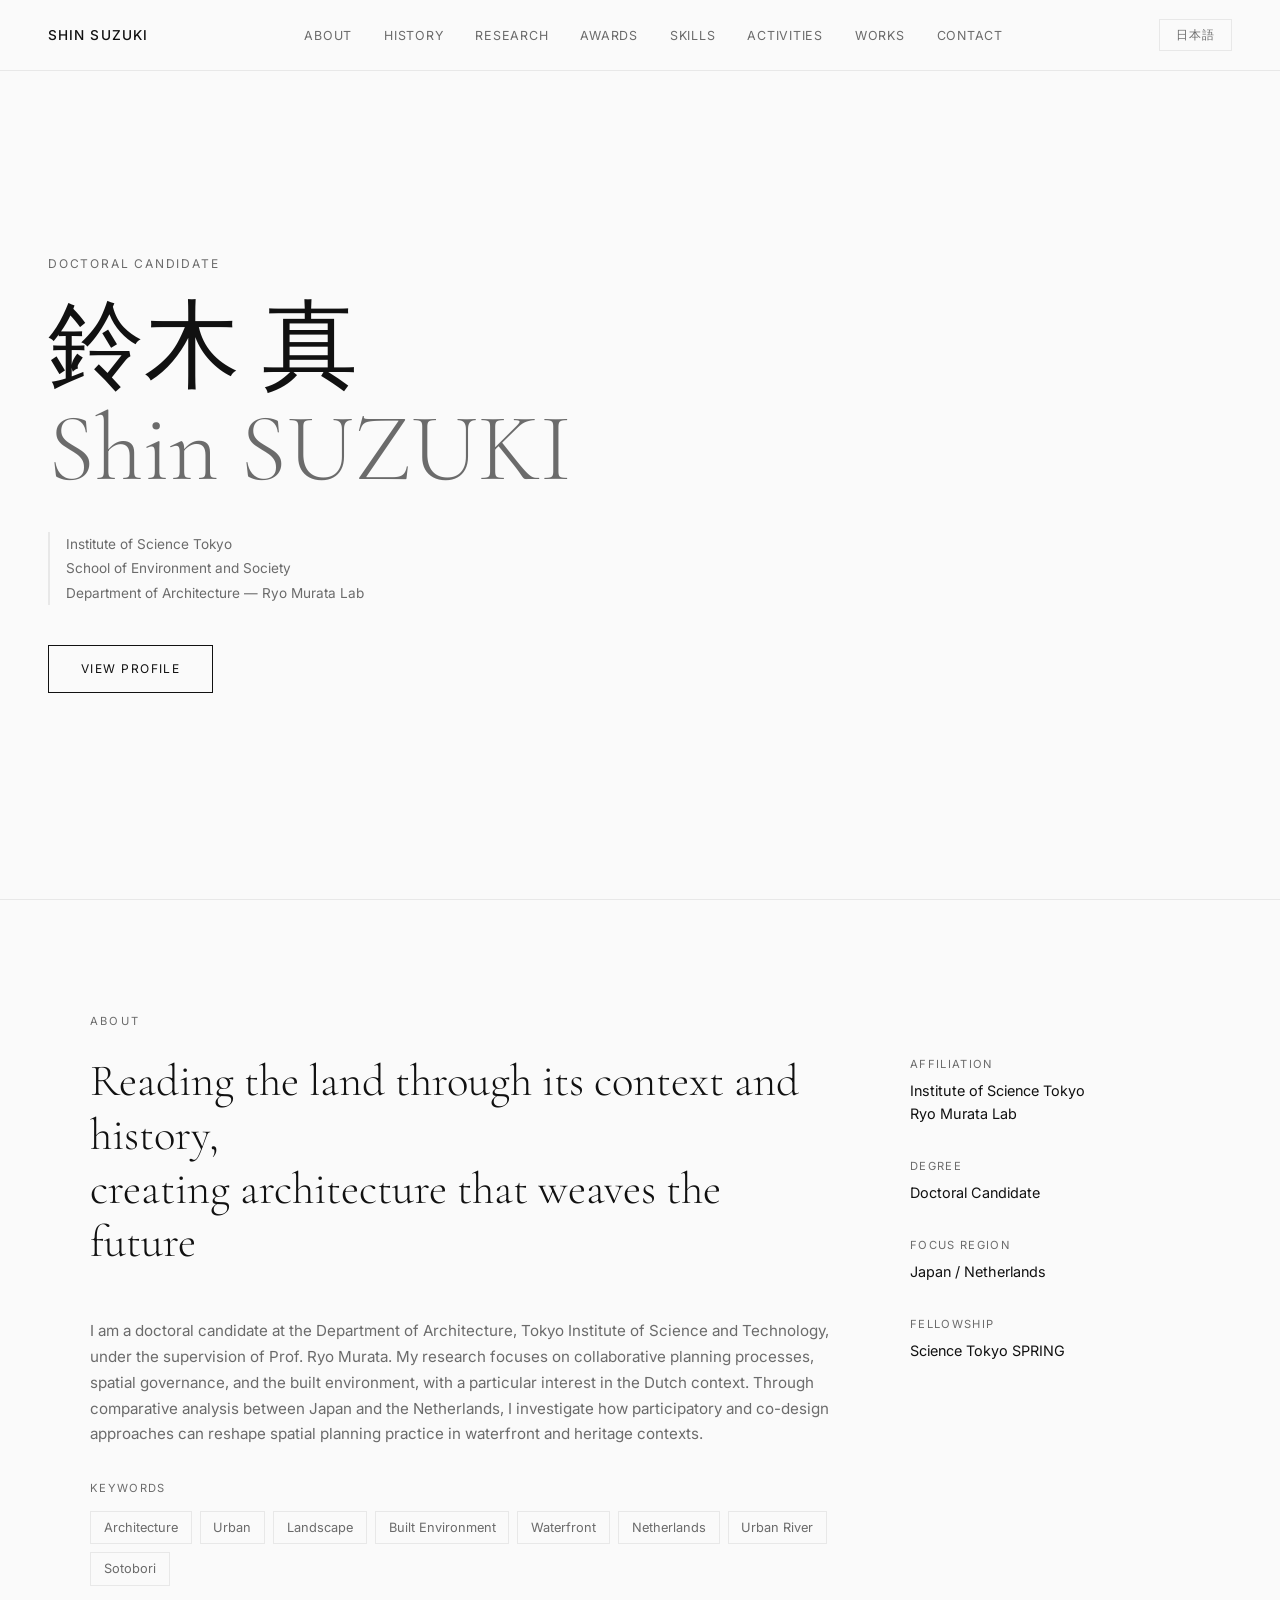
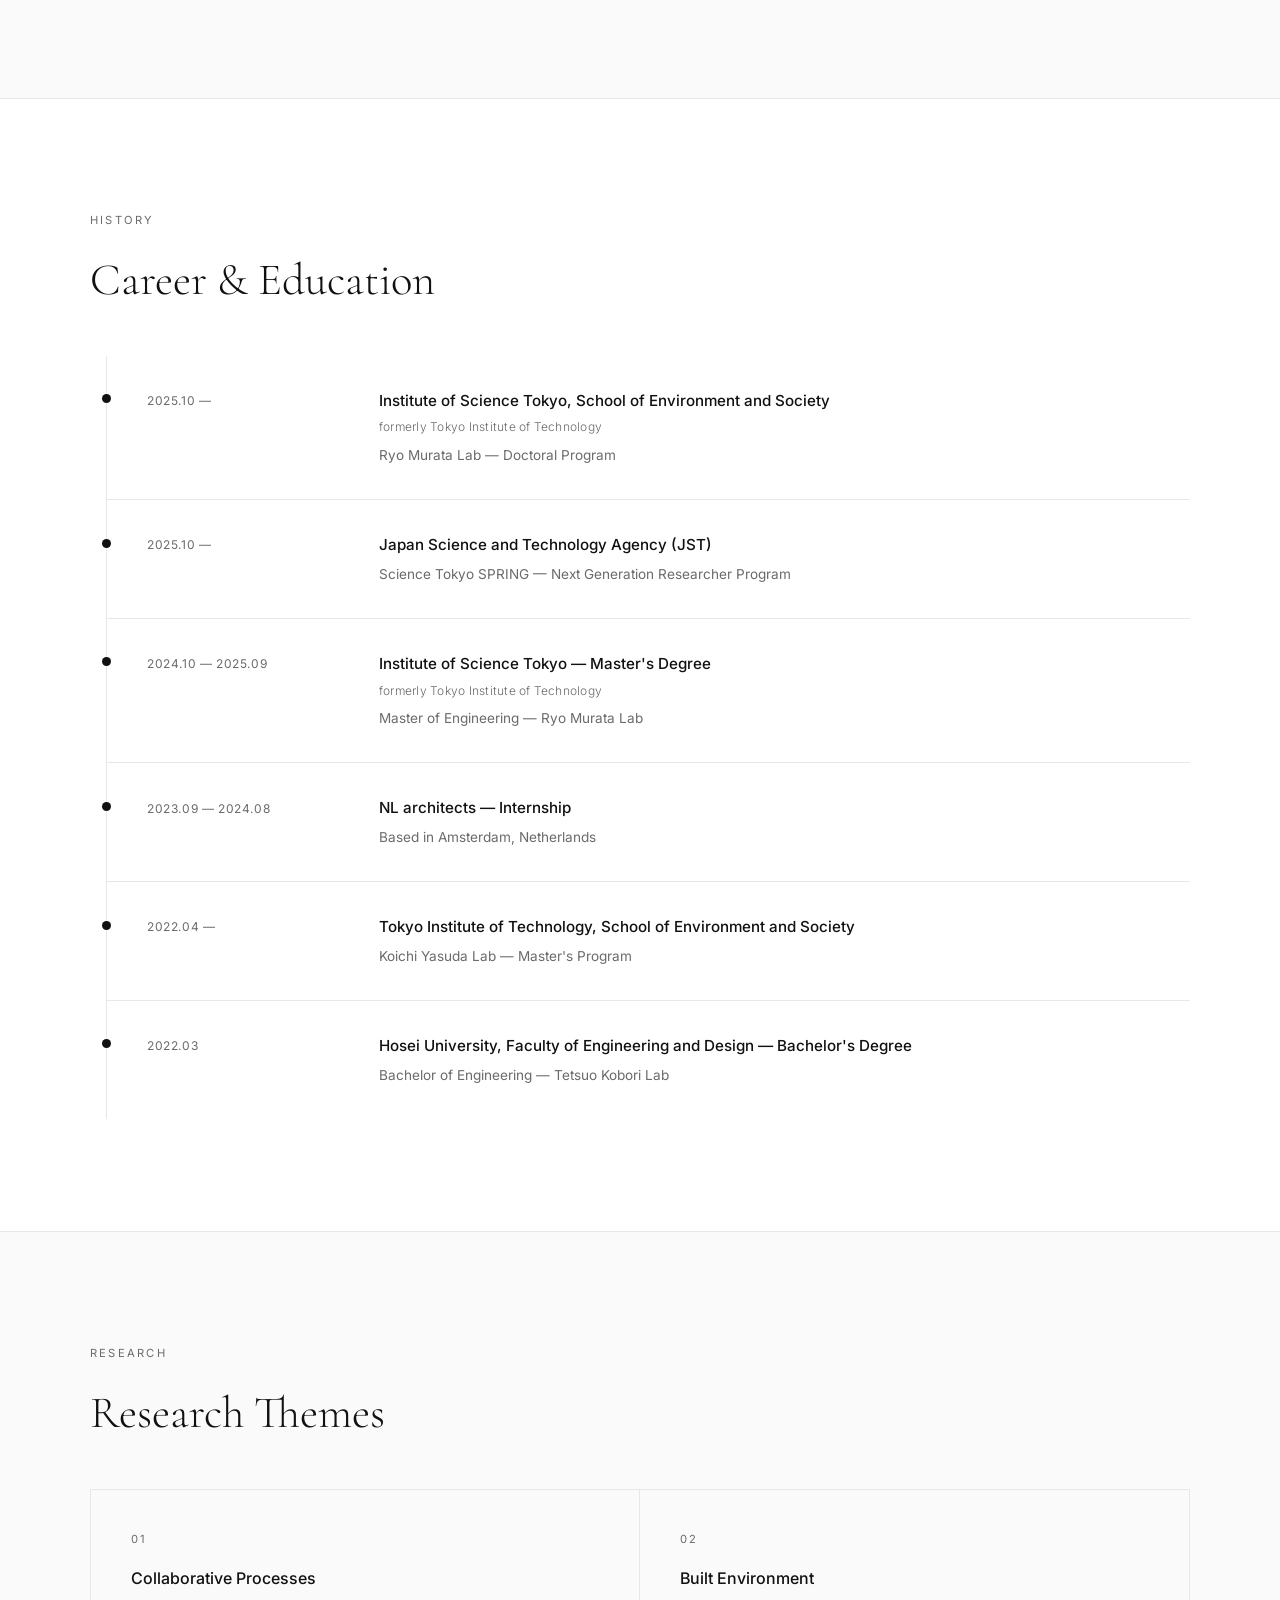
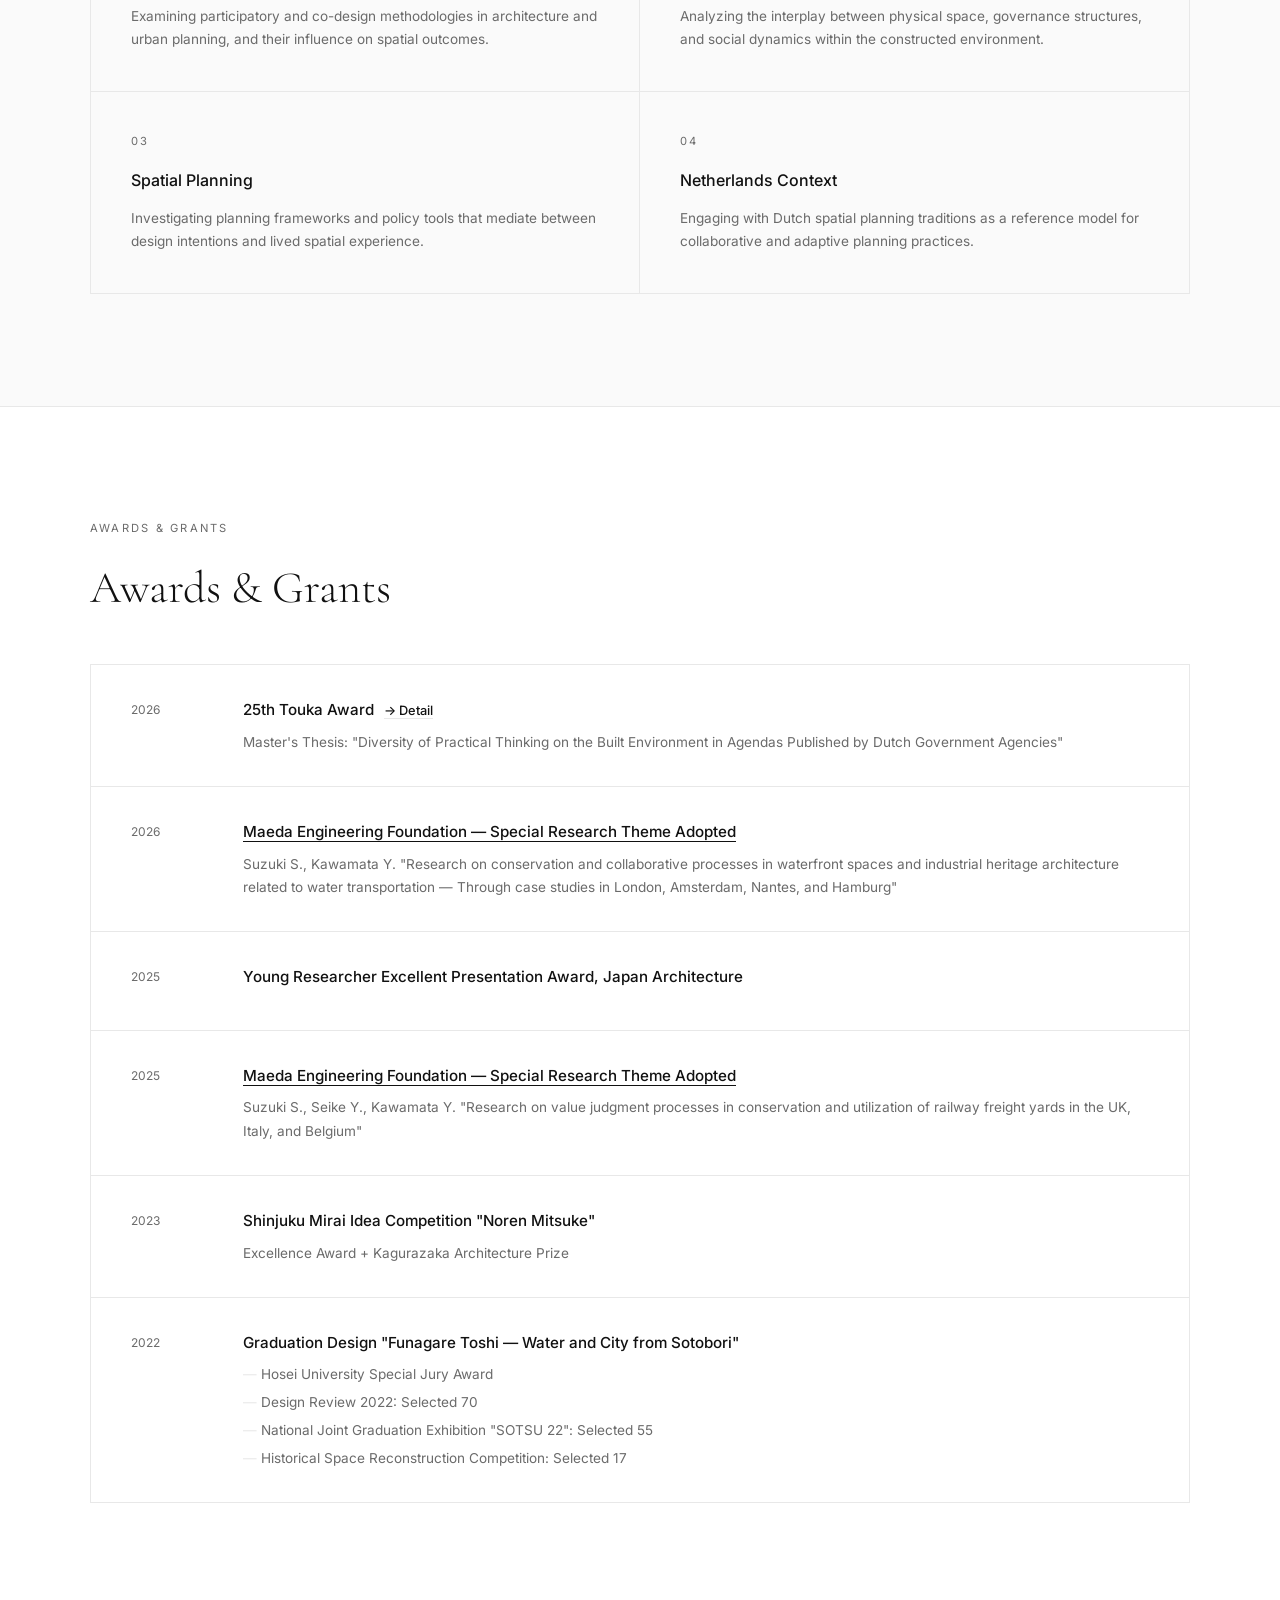
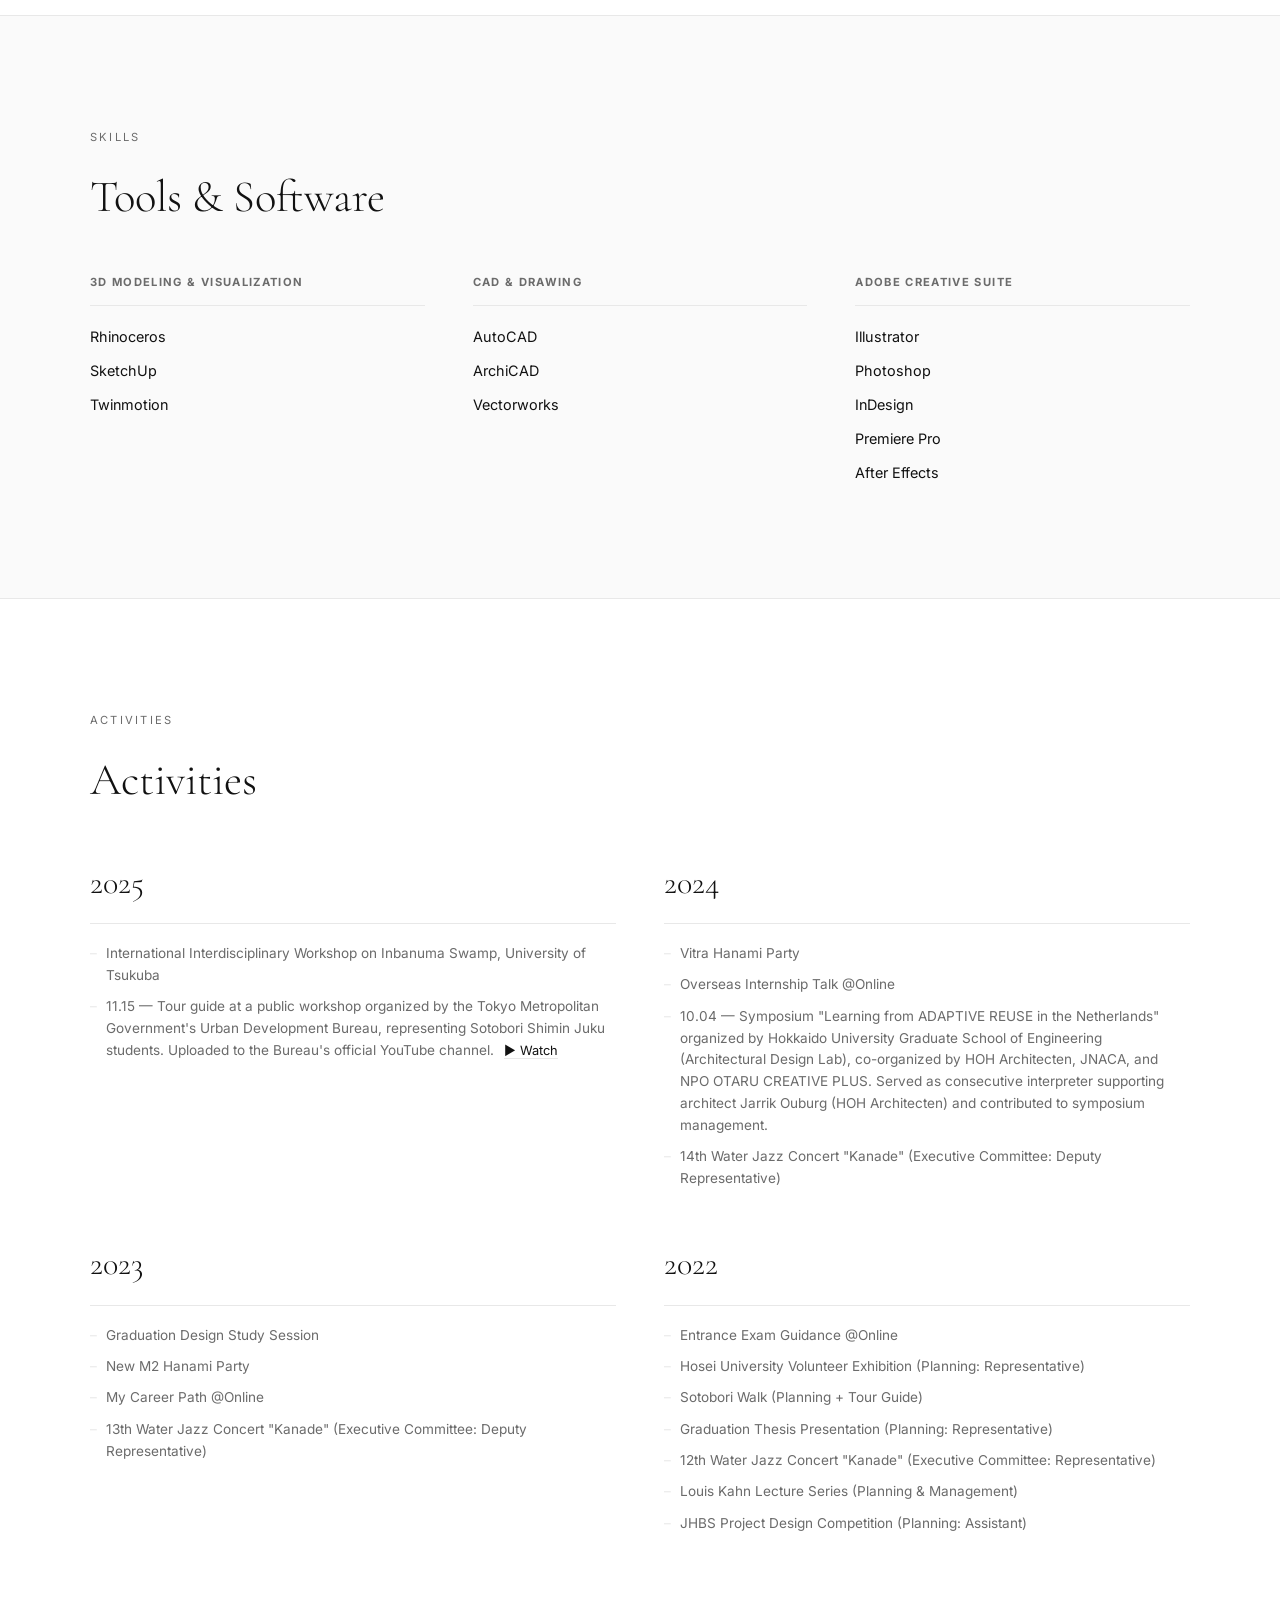
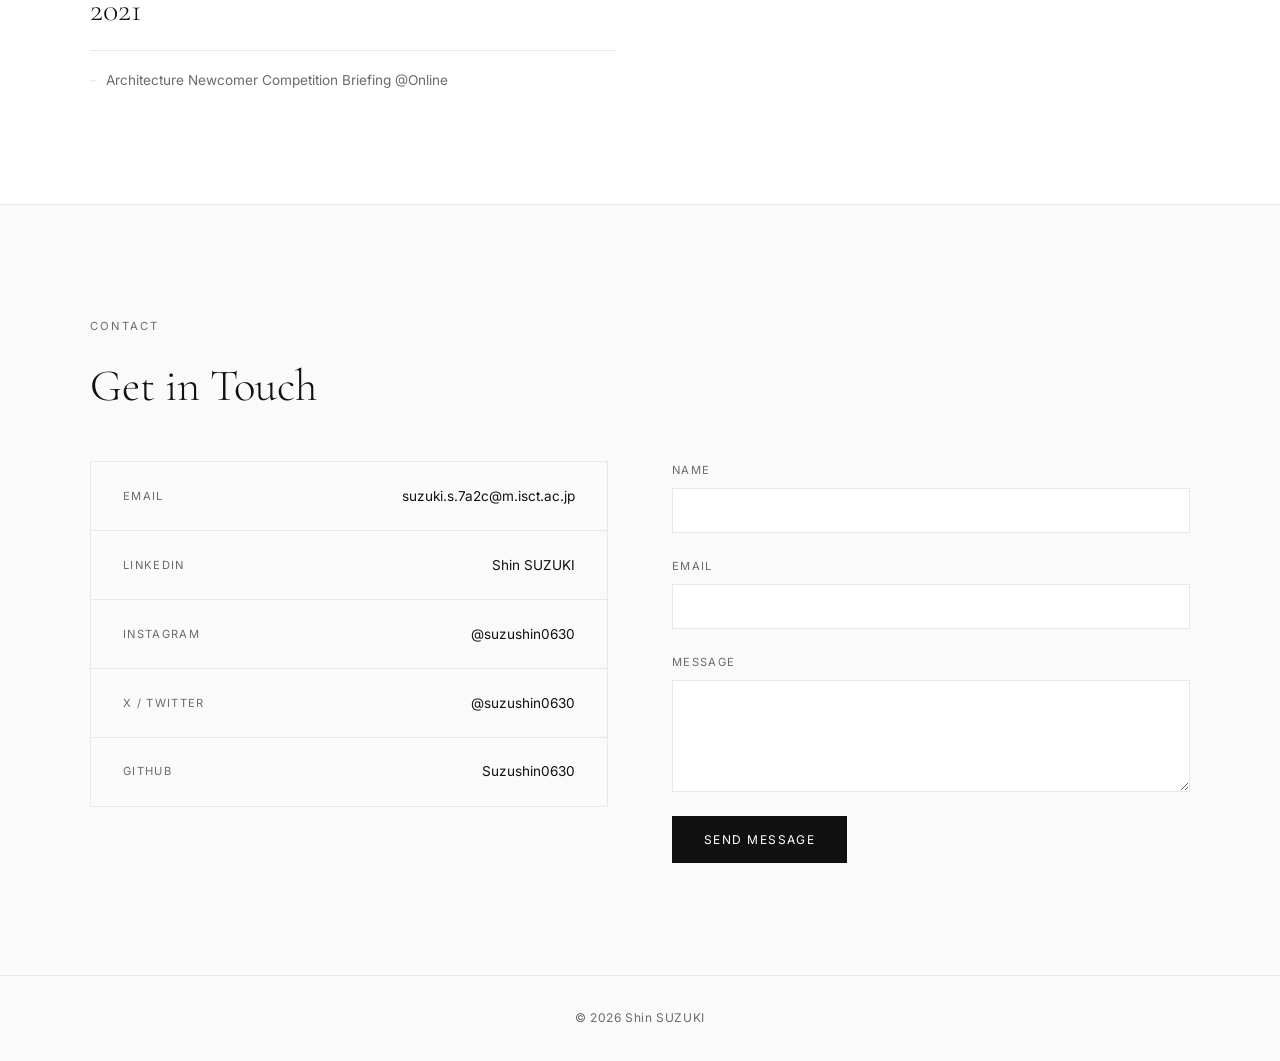
<file: index-v1.html>
<!DOCTYPE html>
<html lang="en">
<head>
  <meta charset="UTF-8" />
  <meta name="viewport" content="width=device-width, initial-scale=1.0" />
  <title>Shin SUZUKI</title>
  <link rel="stylesheet" href="style.css" />
  <link href="https://fonts.googleapis.com/css2?family=Inter:wght@300;400;500&family=Cormorant+Garamond:wght@300;400&display=swap" rel="stylesheet" />
</head>
<body>

<!-- Splash Screen -->
<div id="splash">
  <div id="splash-name">SHIN SUZUKI</div>
</div>

<style>
  #splash {
    position: fixed;
    inset: 0;
    background-color: #1a1a1a;
    display: flex;
    align-items: center;
    justify-content: center;
    z-index: 9999;
    opacity: 1;
    transition: opacity 1s ease;
  }
  #splash.fade-out {
    opacity: 0;
    pointer-events: none;
  }
  #splash-name {
    font-family: 'Cormorant Garamond', serif;
    font-weight: 300;
    font-size: clamp(2rem, 8vw, 5rem);
    letter-spacing: 0.3em;
    color: #f5f0eb;
    opacity: 0;
    transition: opacity 1.4s ease;
  }
  #splash-name.visible {
    opacity: 1;
  }
  body.splash-active {
    overflow: hidden;
  }
</style>

<script>
  (function () {
    document.body.classList.add('splash-active');
    const splash = document.getElementById('splash');
    const name = document.getElementById('splash-name');

    setTimeout(() => { name.classList.add('visible'); }, 300);
    setTimeout(() => {
      splash.classList.add('fade-out');
      document.body.classList.remove('splash-active');
    }, 2400);
    setTimeout(() => { splash.remove(); }, 3500);
  })();
</script>

  <!-- Navigation -->
  <nav>
    <div class="nav-name">Shin SUZUKI</div>
    <ul>
      <li><a href="#about"><span class="en">About</span><span class="ja">概要</span></a></li>
      <li><a href="#history"><span class="en">History</span><span class="ja">経歴</span></a></li>
      <li><a href="#research"><span class="en">Research</span><span class="ja">研究</span></a></li>
      <li><a href="#awards"><span class="en">Awards</span><span class="ja">受賞</span></a></li>
      <li><a href="#skills">Skills</a></li>
      <li><a href="#activities"><span class="en">Activities</span><span class="ja">活動</span></a></li>
      <li><a href="works.html"><span class="en">Works</span><span class="ja">作品</span></a></li>
      <li><a href="#contact"><span class="en">Contact</span><span class="ja">連絡先</span></a></li>
    </ul>
    <button id="lang-toggle" onclick="toggleLang()">日本語</button>
  </nav>

  <!-- Hero -->
  <section id="hero">
    <div class="hero-content">
      <p class="hero-label">
        <span class="en">Doctoral Candidate</span>
        <span class="ja">博士課程</span>
      </p>
      <h1>鈴木 真<br><span>Shin SUZUKI</span></h1>
      <p class="hero-affiliation">
        <span class="en">
          Institute of Science Tokyo<br>
          School of Environment and Society<br>
          Department of Architecture — Ryo Murata Lab
        </span>
        <span class="ja">
          東京科学大学 環境・社会理工学院<br>
          建築学系 — 村田涼研究室 博士課程
        </span>
      </p>
      <a href="#about" class="hero-cta">
        <span class="en">View Profile</span>
        <span class="ja">プロフィール</span>
      </a>
    </div>
  </section>

  <!-- About -->
  <section id="about">
    <div class="container">
      <div class="section-label"><span class="en">About</span><span class="ja">概要</span></div>
      <div class="about-grid">
        <div class="about-text">
          <h2>
            <span class="en">Reading the land through its context and history,<br>creating architecture that weaves the future</span>
            <span class="ja">周辺環境や歴史の文脈から土地を読み解き、<br>未来を紡ぐ建築を作る</span>
          </h2>
          <p class="en">
            I am a doctoral candidate at the Department of Architecture, Tokyo Institute of Science and Technology, under the supervision of Prof. Ryo Murata. My research focuses on collaborative planning processes, spatial governance, and the built environment, with a particular interest in the Dutch context. Through comparative analysis between Japan and the Netherlands, I investigate how participatory and co-design approaches can reshape spatial planning practice in waterfront and heritage contexts.
          </p>
          <p class="ja">
            東京科学大学 環境・社会理工学院 建築学系 村田涼研究室にて博士課程に在籍。
            水辺空間・産業遺産・都市河川をテーマに、日本とオランダの空間計画における協働プロセスを研究している。
            2023〜2024年にはオランダ・アムステルダムに在住し、NL architects にてインターンを経験。
          </p>
          <div class="keywords">
            <span class="kw-label">Keywords</span>
            <div class="kw-list">
              <span class="en">Architecture</span><span class="ja">建築</span>
              <span class="en">Urban</span><span class="ja">都市</span>
              <span class="en">Landscape</span><span class="ja">景観</span>
              <span class="en">Built Environment</span><span class="ja">構築環境</span>
              <span class="en">Waterfront</span><span class="ja">水辺</span>
              <span class="en">Netherlands</span><span class="ja">オランダ</span>
              <span class="en">Urban River</span><span class="ja">都市河川</span>
              <span class="en">Sotobori</span><span class="ja">外濠</span>
            </div>
          </div>
        </div>
        <div class="about-meta">
          <div class="meta-item">
            <span class="meta-label"><span class="en">Affiliation</span><span class="ja">所属</span></span>
            <span class="meta-value">
              <span class="en">Institute of Science Tokyo<br>Ryo Murata Lab</span>
              <span class="ja">東京科学大学<br>村田涼研究室</span>
            </span>
          </div>
          <div class="meta-item">
            <span class="meta-label"><span class="en">Degree</span><span class="ja">学位課程</span></span>
            <span class="meta-value">
              <span class="en">Doctoral Candidate</span>
              <span class="ja">博士課程</span>
            </span>
          </div>
          <div class="meta-item">
            <span class="meta-label"><span class="en">Focus Region</span><span class="ja">対象地域</span></span>
            <span class="meta-value">Japan / Netherlands</span>
          </div>
          <div class="meta-item">
            <span class="meta-label">Fellowship</span>
            <span class="meta-value">
              <span class="en">Science Tokyo SPRING</span>
              <span class="ja">Science Tokyo SPRING<br>総合知と癒しの次世代フロントランナー育成プログラム</span>
            </span>
          </div>
        </div>
      </div>
    </div>
  </section>

  <!-- History -->
  <section id="history">
    <div class="container">
      <div class="section-label"><span class="en">History</span><span class="ja">経歴</span></div>
      <h2><span class="en">Career & Education</span><span class="ja">学歴・職歴</span></h2>
      <div class="timeline">

        <div class="timeline-item">
          <div class="timeline-date">2025.10 —</div>
          <div class="timeline-body">
            <h3>
              <span class="en">Institute of Science Tokyo, School of Environment and Society<br><span class="formerly">formerly Tokyo Institute of Technology</span></span>
              <span class="ja">東京科学大学 環境・社会理工学院</span>
            </h3>
            <p>
              <span class="en">Ryo Murata Lab — Doctoral Program</span>
              <span class="ja">村田涼研究室 — 博士課程</span>
            </p>
          </div>
        </div>

        <div class="timeline-item">
          <div class="timeline-date">2025.10 —</div>
          <div class="timeline-body">
            <h3>
              <span class="en">Japan Science and Technology Agency (JST)</span>
              <span class="ja">国立研究開発法人 科学技術振興機構（JST）</span>
            </h3>
            <p>
              <span class="en">Science Tokyo SPRING — Next Generation Researcher Program</span>
              <span class="ja">科学技術振興機構（JST）次世代研究者挑戦的研究プログラム（SPRING）<br>「総合知と癒しの次世代フロントランナー育成プログラム」採択</span>
            </p>
          </div>
        </div>

        <div class="timeline-item">
          <div class="timeline-date">2024.10 — 2025.09</div>
          <div class="timeline-body">
            <h3>
              <span class="en">Institute of Science Tokyo — Master's Degree<br><span class="formerly">formerly Tokyo Institute of Technology</span></span>
              <span class="ja">東京科学大学 環境・社会理工学院 修了</span>
            </h3>
            <p>
              <span class="en">Master of Engineering — Ryo Murata Lab</span>
              <span class="ja">修士（工学） — 村田涼研究室 修士課程</span>
            </p>
          </div>
        </div>

        <div class="timeline-item">
          <div class="timeline-date">2023.09 — 2024.08</div>
          <div class="timeline-body">
            <h3>NL architects — <span class="en">Internship</span><span class="ja">インターンシップ</span></h3>
            <p>
              <span class="en">Based in Amsterdam, Netherlands</span>
              <span class="ja">オランダ・アムステルダム在住</span>
            </p>
          </div>
        </div>

        <div class="timeline-item">
          <div class="timeline-date">2022.04 —</div>
          <div class="timeline-body">
            <h3>
              <span class="en">Tokyo Institute of Technology, School of Environment and Society</span>
              <span class="ja">東京工業大学 環境・社会理工学院 入学</span>
            </h3>
            <p>
              <span class="en">Koichi Yasuda Lab — Master's Program</span>
              <span class="ja">安田幸一研究室 — 修士課程</span>
            </p>
          </div>
        </div>

        <div class="timeline-item">
          <div class="timeline-date">2022.03</div>
          <div class="timeline-body">
            <h3>
              <span class="en">Hosei University, Faculty of Engineering and Design — Bachelor's Degree</span>
              <span class="ja">法政大学 デザイン工学部 卒業</span>
            </h3>
            <p>
              <span class="en">Bachelor of Engineering — Tetsuo Kobori Lab</span>
              <span class="ja">学士（工学） — 小堀哲夫研究室 学士課程</span>
            </p>
          </div>
        </div>

      </div>
    </div>
  </section>

  <!-- Research -->
  <section id="research">
    <div class="container">
      <div class="section-label"><span class="en">Research</span><span class="ja">研究</span></div>
      <h2><span class="en">Research Themes</span><span class="ja">研究テーマ</span></h2>
      <div class="research-grid">
        <div class="research-card">
          <span class="card-num">01</span>
          <h3><span class="en">Collaborative Processes</span><span class="ja">協働プロセス</span></h3>
          <p class="en">Examining participatory and co-design methodologies in architecture and urban planning, and their influence on spatial outcomes.</p>
          <p class="ja">建築・都市計画における参加型設計・共同設計の手法とその空間的成果への影響を考察する。</p>
        </div>
        <div class="research-card">
          <span class="card-num">02</span>
          <h3><span class="en">Built Environment</span><span class="ja">構築環境</span></h3>
          <p class="en">Analyzing the interplay between physical space, governance structures, and social dynamics within the constructed environment.</p>
          <p class="ja">物理的空間・ガバナンス構造・社会的ダイナミクスの相互作用を、構築環境の文脈で分析する。</p>
        </div>
        <div class="research-card">
          <span class="card-num">03</span>
          <h3><span class="en">Spatial Planning</span><span class="ja">空間計画</span></h3>
          <p class="en">Investigating planning frameworks and policy tools that mediate between design intentions and lived spatial experience.</p>
          <p class="ja">設計意図と生活空間体験を媒介する計画フレームワーク・政策ツールを探求する。</p>
        </div>
        <div class="research-card">
          <span class="card-num">04</span>
          <h3><span class="en">Netherlands Context</span><span class="ja">オランダの都市計画</span></h3>
          <p class="en">Engaging with Dutch spatial planning traditions as a reference model for collaborative and adaptive planning practices.</p>
          <p class="ja">オランダの空間計画の伝統を、協働的・適応的な計画実践の参照モデルとして位置づける。</p>
        </div>
      </div>
    </div>
  </section>

  <!-- Awards -->
  <section id="awards">
    <div class="container">
      <div class="section-label"><span class="en">Awards & Grants</span><span class="ja">受賞・採択</span></div>
      <h2><span class="en">Awards & Grants</span><span class="ja">受賞・採択</span></h2>
      <div class="awards-list">

        <div class="award-item">
          <div class="award-year">2026</div>
          <div class="award-body">
            <h3>
              <span class="en">25th Touka Award <a href="https://www.arch.ens.isct.ac.jp/toukakai/Awards/025.html" target="_blank" class="activity-link">→ Detail</a></span>
              <span class="ja">第25回冬夏賞受賞 <a href="https://www.arch.ens.isct.ac.jp/toukakai/Awards/025.html" target="_blank" class="activity-link">→ 詳細</a></span>
            </h3>
            <p>
              <span class="en">Master's Thesis: "Diversity of Practical Thinking on the Built Environment in Agendas Published by Dutch Government Agencies"</span>
              <span class="ja">修士論文「オランダの行政機関が発行するアジェンダにみる構築環境への実践的思考の多様性」</span>
            </p>
          </div>
        </div>

        <div class="award-item">
          <div class="award-year">2026</div>
          <div class="award-body">
            <h3>
              <a href="https://www.maedakksz.or.jp/kenkyu_theme/" target="_blank" rel="noopener" style="color:inherit;text-decoration:none;border-bottom:1px solid currentColor;">
                <span class="en">Maeda Engineering Foundation — Special Research Theme Adopted</span>
                <span class="ja">前田記念工学振興財団 特別研究テーマ 採択</span>
              </a>
            </h3>
            <p>
              <span class="en">Suzuki S., Kawamata Y. "Research on conservation and collaborative processes in waterfront spaces and industrial heritage architecture related to water transportation — Through case studies in London, Amsterdam, Nantes, and Hamburg"</span>
              <span class="ja">鈴木真、川俣悠「水運に関する水辺空間と産業遺産建築の利活用における保存・協働プロセスに関する研究 — ロンドン・アムステルダム・ナント・ハンブルクの事例を通じて —」</span>
            </p>
          </div>
        </div>

        <div class="award-item">
          <div class="award-year">2025</div>
          <div class="award-body">
            <h3>
              <span class="en">Young Researcher Excellent Presentation Award, Japan Architecture</span>
              <span class="ja">日本建築学科 若手優秀発表賞</span>
            </h3>
          </div>
        </div>

        <div class="award-item">
          <div class="award-year">2025</div>
          <div class="award-body">
            <h3>
              <a href="https://www.maedakksz.or.jp/kenkyu_theme/" target="_blank" rel="noopener" style="color:inherit;text-decoration:none;border-bottom:1px solid currentColor;">
                <span class="en">Maeda Engineering Foundation — Special Research Theme Adopted</span>
                <span class="ja">前田記念工学振興財団 特別研究テーマ 採択</span>
              </a>
            </h3>
            <p>
              <span class="en">Suzuki S., Seike Y., Kawamata Y. "Research on value judgment processes in conservation and utilization of railway freight yards in the UK, Italy, and Belgium"</span>
              <span class="ja">鈴木真、清家悠大、川俣悠「イギリス,イタリア,ベルギーにおける鉄道貨物ヤードの保存活用における価値判断プロセスに関する研究」</span>
            </p>
          </div>
        </div>

        <div class="award-item">
          <div class="award-year">2023</div>
          <div class="award-body">
            <h3>
              <span class="en">Shinjuku Mirai Idea Competition "Noren Mitsuke"</span>
              <span class="ja">新宿みらいアイディアコンペティション「のれんみつけ」</span>
            </h3>
            <p>
              <span class="en">Excellence Award + Kagurazaka Architecture Prize</span>
              <span class="ja">優秀賞 ＋ 神楽坂建築賞</span>
            </p>
          </div>
        </div>

        <div class="award-item">
          <div class="award-year">2022</div>
          <div class="award-body">
            <h3>
              <span class="en">Graduation Design "Funagare Toshi — Water and City from Sotobori"</span>
              <span class="ja">卒業設計「舟流都市 — 外濠から考える水と都市の向き合い方 —」</span>
            </h3>
            <ul>
              <li><span class="en">Hosei University Special Jury Award</span><span class="ja">法政大学学内 特別審査員賞</span></li>
              <li><span class="en">Design Review 2022: Selected 70</span><span class="ja">デザインレビュー 2022：70選</span></li>
              <li><span class="en">National Joint Graduation Exhibition "SOTSU 22": Selected 55</span><span class="ja">全国合同卒業設計展「卒、22」：55選</span></li>
              <li><span class="en">Historical Space Reconstruction Competition: Selected 17</span><span class="ja">歴史的空間再編コンペティション：17選</span></li>
            </ul>
          </div>
        </div>

      </div>
    </div>
  </section>

  <!-- Skills -->
  <section id="skills">
    <div class="container">
      <div class="section-label">Skills</div>
      <h2><span class="en">Tools & Software</span><span class="ja">使用ツール</span></h2>
      <div class="skills-grid">
        <div class="skill-group">
          <h4><span class="en">3D Modeling & Visualization</span><span class="ja">3Dモデリング・可視化</span></h4>
          <ul>
            <li>Rhinoceros</li>
            <li>SketchUp</li>
            <li>Twinmotion</li>
          </ul>
        </div>
        <div class="skill-group">
          <h4><span class="en">CAD & Drawing</span><span class="ja">CAD・図面</span></h4>
          <ul>
            <li>AutoCAD</li>
            <li>ArchiCAD</li>
            <li>Vectorworks</li>
          </ul>
        </div>
        <div class="skill-group">
          <h4>Adobe Creative Suite</h4>
          <ul>
            <li>Illustrator</li>
            <li>Photoshop</li>
            <li>InDesign</li>
            <li>Premiere Pro</li>
            <li>After Effects</li>
          </ul>
        </div>
      </div>
    </div>
  </section>

  <!-- Activities -->
  <section id="activities">
    <div class="container">
      <div class="section-label"><span class="en">Activities</span><span class="ja">活動記録</span></div>
      <h2><span class="en">Activities</span><span class="ja">活動記録</span></h2>
      <div class="activities-grid">

        <div class="activity-year-group">
          <div class="activity-year">2025</div>
          <ul class="activity-list">
            <li>International Interdisciplinary Workshop on Inbanuma Swamp, University of Tsukuba</li>
            <li>
              <span class="en">11.15 — Tour guide at a public workshop organized by the Tokyo Metropolitan Government's Urban Development Bureau, representing Sotobori Shimin Juku students. Uploaded to the Bureau's official YouTube channel. <a href="https://lnkd.in/gkpcz38M" target="_blank" class="activity-link">▶ Watch</a></span>
              <span class="ja">11.15 — 東京都都市整備局主催 都民向け勉強会にて、外濠市民塾の学生代表としてツアーガイドを担当。都市整備局公式YouTubeに公開。<a href="https://lnkd.in/gkpcz38M" target="_blank" class="activity-link">▶ 動画を見る</a></span>
            </li>
          </ul>
        </div>

        <div class="activity-year-group">
          <div class="activity-year">2024</div>
          <ul class="activity-list">
            <li><span class="en">Vitra Hanami Party</span><span class="ja">Vitra お花見会</span></li>
            <li><span class="en">Overseas Internship Talk @Online</span><span class="ja">海外インターントーク ＠オンライン</span></li>
            <li>
              <span class="en">10.04 — Symposium "Learning from ADAPTIVE REUSE in the Netherlands" organized by Hokkaido University Graduate School of Engineering (Architectural Design Lab), co-organized by HOH Architecten, JNACA, and NPO OTARU CREATIVE PLUS. Served as consecutive interpreter supporting architect Jarrik Ouburg (HOH Architecten) and contributed to symposium management.</span>
              <span class="ja">10.04 — 北海道大学大学院工学研究院建築デザイン学研究室主催、HOH Architecten・日蘭建築文化協会（JNACA）・NPO法人 OTARU CREATIVE PLUS 共催シンポジウム「Learning from ADAPTIVE REUSE in the Netherlands」にて、建築家 Jarrik Ouburg（HOH Architecten）の逐次通訳としてサポートし、シンポジウム運営に貢献。</span>
            </li>
            <li><span class="en">14th Water Jazz Concert "Kanade" (Executive Committee: Deputy Representative)</span><span class="ja">第14回水上 Jazz コンサート奏（実行委員：代表補佐）</span></li>
          </ul>
        </div>

        <div class="activity-year-group">
          <div class="activity-year">2023</div>
          <ul class="activity-list">
            <li><span class="en">Graduation Design Study Session</span><span class="ja">卒業設計対策会</span></li>
            <li><span class="en">New M2 Hanami Party</span><span class="ja">新M2お花見会</span></li>
            <li><span class="en">My Career Path @Online</span><span class="ja">私の進路 ＠オンライン</span></li>
            <li><span class="en">13th Water Jazz Concert "Kanade" (Executive Committee: Deputy Representative)</span><span class="ja">第13回水上 Jazz コンサート奏（実行委員：代表補佐）</span></li>
          </ul>
        </div>

        <div class="activity-year-group">
          <div class="activity-year">2022</div>
          <ul class="activity-list">
            <li><span class="en">Entrance Exam Guidance @Online</span><span class="ja">院試ガイダンス ＠オンライン</span></li>
            <li><span class="en">Hosei University Volunteer Exhibition (Planning: Representative)</span><span class="ja">法政大学有志展（企画運営：代表）</span></li>
            <li><span class="en">Sotobori Walk (Planning + Tour Guide)</span><span class="ja">外濠散歩（企画運営 ＋ ツアーガイド）</span></li>
            <li><span class="en">Graduation Thesis Presentation (Planning: Representative)</span><span class="ja">卒論卒制発表会（企画運営：代表）</span></li>
            <li><span class="en">12th Water Jazz Concert "Kanade" (Executive Committee: Representative)</span><span class="ja">第12回水上 Jazz コンサート奏（実行委員会：代表）</span></li>
            <li><span class="en">Louis Kahn Lecture Series (Planning & Management)</span><span class="ja">ルイス・カーン連続講演会（企画運営）</span></li>
            <li><span class="en">JHBS Project Design Competition (Planning: Assistant)</span><span class="ja">JHBS プロジェクトデザインコンペティション（企画運営：補助）</span></li>
          </ul>
        </div>

        <div class="activity-year-group">
          <div class="activity-year">2021</div>
          <ul class="activity-list">
            <li><span class="en">Architecture Newcomer Competition Briefing @Online</span><span class="ja">新人戦説明会 ＠オンライン</span></li>
          </ul>
        </div>

      </div>
    </div>
  </section>

  <!-- Contact -->
  <section id="contact">
    <div class="container">
      <div class="section-label"><span class="en">Contact</span><span class="ja">連絡先</span></div>
      <h2><span class="en">Get in Touch</span><span class="ja">お問い合わせ</span></h2>
      <div class="contact-grid">

        <div class="contact-links">
          <a href="mailto:suzuki.s.7a2c@m.isct.ac.jp" class="contact-item">
            <span class="contact-type">Email</span>
            <span class="contact-value">suzuki.s.7a2c@m.isct.ac.jp</span>
          </a>
          <a href="https://www.linkedin.com/in/shin-suzuki-208628331" target="_blank" class="contact-item">
            <span class="contact-type">LinkedIn</span>
            <span class="contact-value">Shin SUZUKI</span>
          </a>
          <a href="https://www.instagram.com/suzushin0630" target="_blank" class="contact-item">
            <span class="contact-type">Instagram</span>
            <span class="contact-value">@suzushin0630</span>
          </a>
          <a href="https://twitter.com/suzushin0630" target="_blank" class="contact-item">
            <span class="contact-type">X / Twitter</span>
            <span class="contact-value">@suzushin0630</span>
          </a>
          <a href="https://github.com/Suzushin0630" target="_blank" class="contact-item">
            <span class="contact-type">GitHub</span>
            <span class="contact-value">Suzushin0630</span>
          </a>
        </div>

        <!--
          お問い合わせフォームの有効化:
          1. https://formspree.io にメールアドレスで無料登録
          2. 新しいフォームを作成し、Form IDを取得
          3. 下記 action の YOUR_FORM_ID を取得したIDに置き換える
        -->
        <form class="contact-form" action="https://formspree.io/f/mwvayoqz" method="POST">
          <div class="form-group">
            <label for="name"><span class="en">Name</span><span class="ja">お名前</span></label>
            <input type="text" id="name" name="name" required />
          </div>
          <div class="form-group">
            <label for="email">Email</label>
            <input type="email" id="email" name="email" required />
          </div>
          <div class="form-group">
            <label for="message"><span class="en">Message</span><span class="ja">メッセージ</span></label>
            <textarea id="message" name="message" rows="5" required></textarea>
          </div>
          <button type="submit">
            <span class="en">Send Message</span>
            <span class="ja">送信する</span>
          </button>
        </form>

      </div>
    </div>
  </section>

  <footer>
    <p>© 2026 Shin SUZUKI</p>
  </footer>

  <script>
    function setLang(isJa) {
      document.querySelectorAll('.en').forEach(el => {
        el.style.display = isJa ? 'none' : '';
      });
      document.querySelectorAll('.ja').forEach(el => {
        if (isJa) {
          el.style.display = el.tagName === 'P' ? 'block' : 'inline';
        } else {
          el.style.display = 'none';
        }
      });
      document.getElementById('lang-toggle').textContent = isJa ? 'English' : '日本語';
    }

    function toggleLang() {
      const isJa = !document.body.classList.contains('ja');
      document.body.classList.toggle('ja', isJa);
      localStorage.setItem('lang', isJa ? 'ja' : 'en');
      setLang(isJa);
    }

    if (localStorage.getItem('lang') === 'ja') {
      document.body.classList.add('ja');
      setLang(true);
    }
  </script>

</body>
</html>
</file>
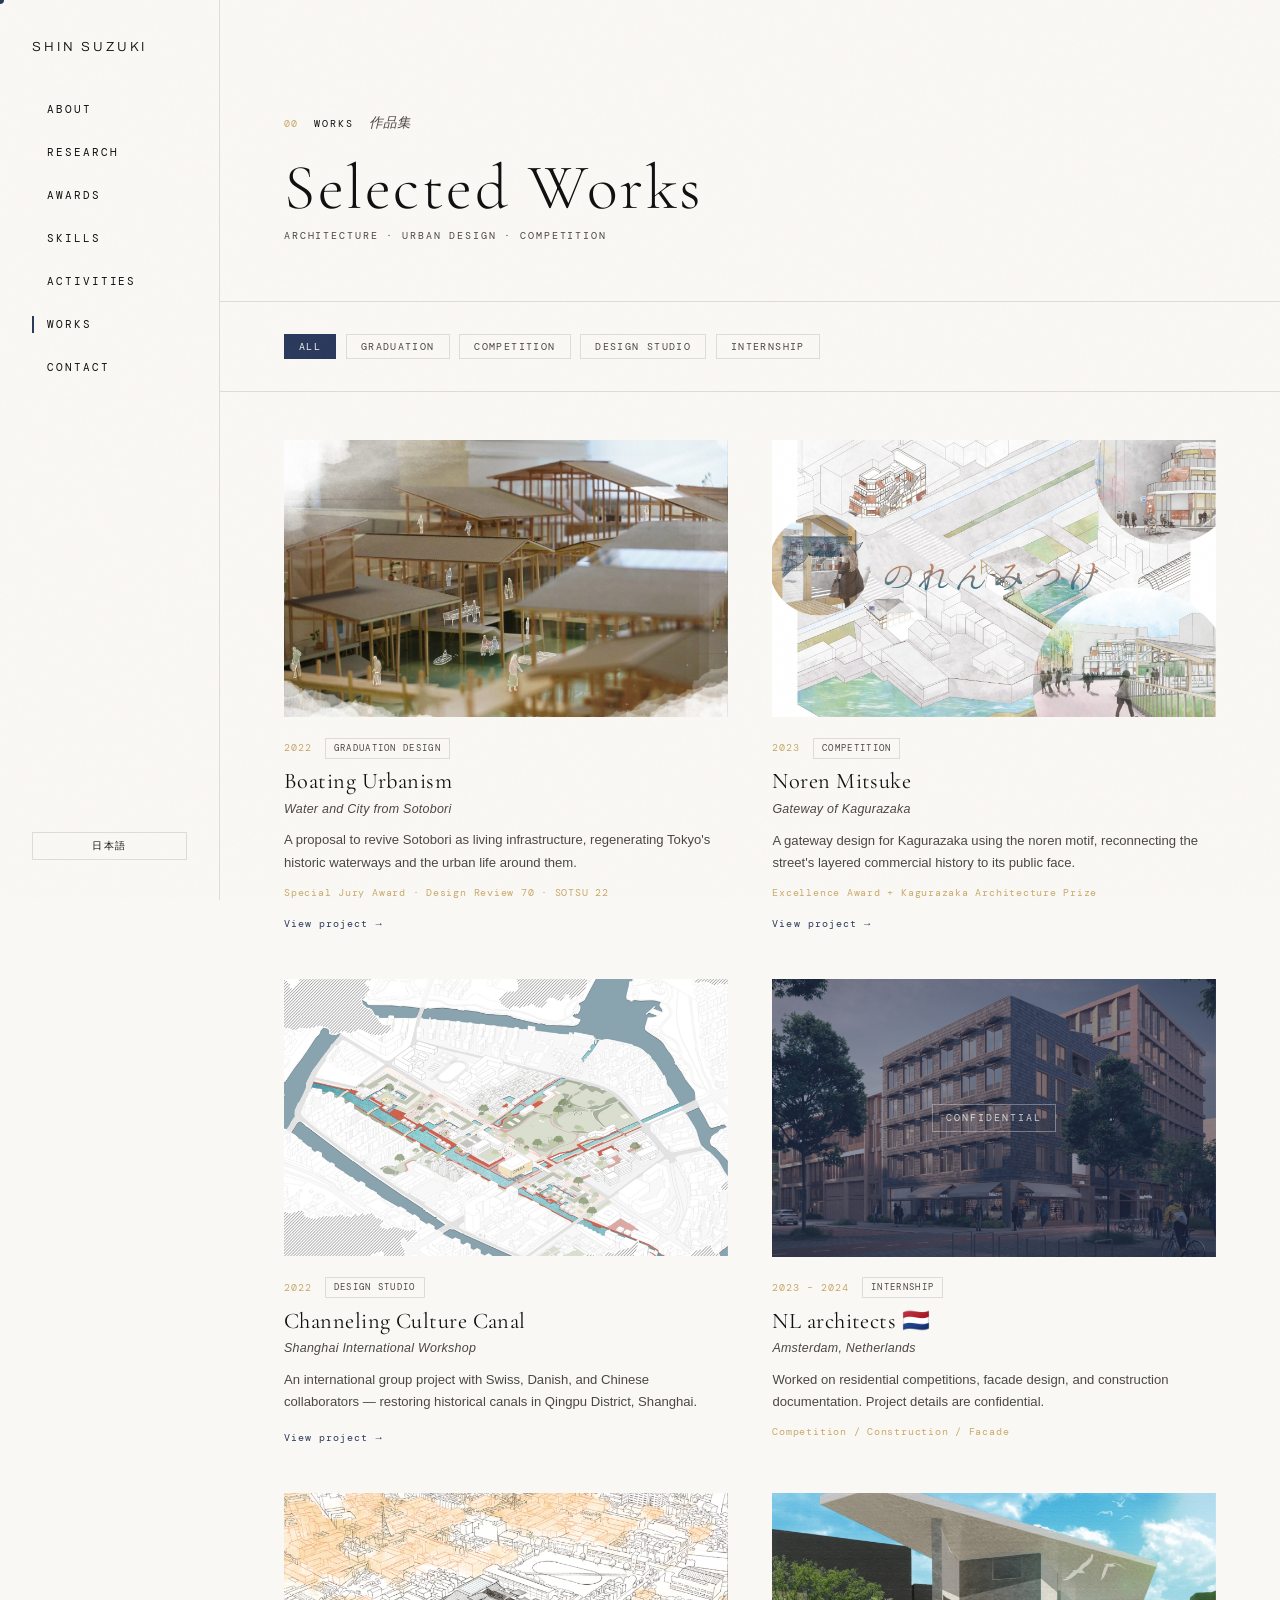
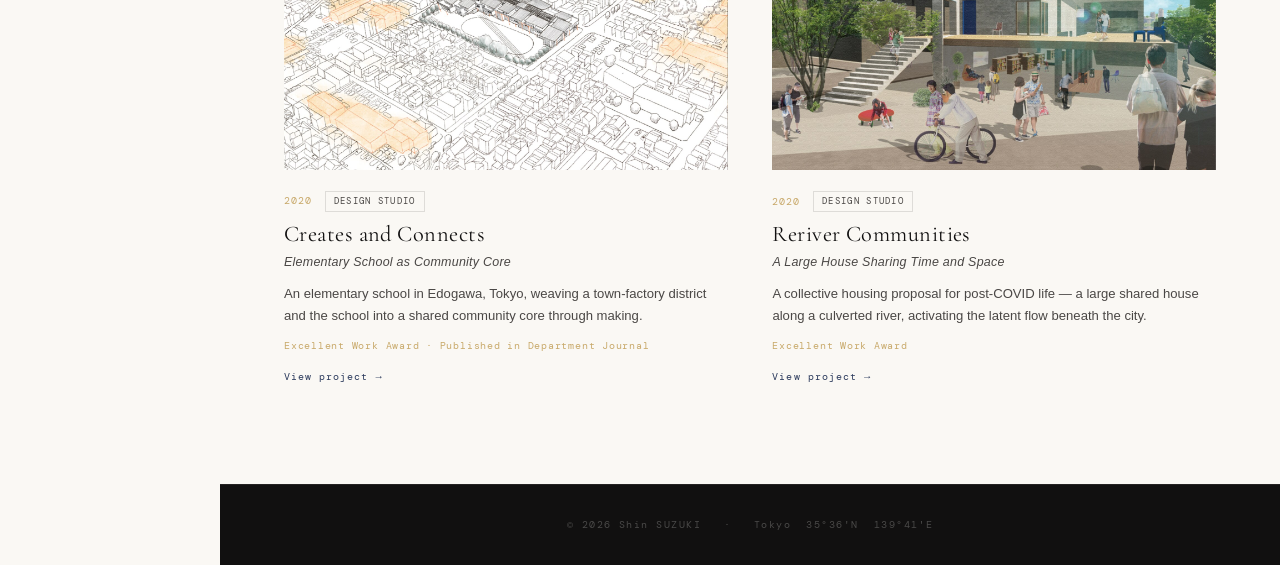
<file: works.html>
<!DOCTYPE html>
<html lang="en">
<head>
  <meta charset="UTF-8">
  <meta name="viewport" content="width=device-width, initial-scale=1.0">
  <title>Works — Shin SUZUKI</title>
  <meta name="description" content="Selected architectural works by Shin SUZUKI — Graduation Design, Competition, Design Studio.">
  <link rel="preconnect" href="https://fonts.googleapis.com">
  <link rel="preconnect" href="https://fonts.gstatic.com" crossorigin>
  <link href="https://fonts.googleapis.com/css2?family=Cormorant+Garamond:ital,wght@0,300;0,400;0,600;1,300;1,400&family=DM+Mono:ital@0;1&family=Archivo:wght@300;400;600&display=swap" rel="stylesheet">
  <style>
    :root {
      --bg: #FAF8F4; --ink: #111010; --ink-soft: #4A4745;
      --accent: #2B3A5C; --gold: #C8A96A;
      --rule: rgba(17,16,16,0.12);
      --font-display: 'Cormorant Garamond', Georgia, serif;
      --font-mono: 'DM Mono', 'Courier New', monospace;
      --font-body: 'Helvetica Neue', Helvetica, Arial, sans-serif;
      --nav-w: 220px;
    }
    *, *::before, *::after { margin:0; padding:0; box-sizing:border-box; }
    html { scroll-behavior:smooth; }
    body {
      background:var(--bg); color:var(--ink);
      font-family:var(--font-body); line-height:1.6;
      overflow-x:hidden; cursor:none;
    }
    body::after {
      content:''; position:fixed; inset:0;
      background-image:url("data:image/svg+xml,%3Csvg viewBox='0 0 256 256' xmlns='http://www.w3.org/2000/svg'%3E%3Cfilter id='noise'%3E%3CfeTurbulence type='fractalNoise' baseFrequency='0.9' numOctaves='4' stitchTiles='stitch'/%3E%3C/filter%3E%3Crect width='100%25' height='100%25' filter='url(%23noise)' opacity='0.03'/%3E%3C/svg%3E");
      pointer-events:none; z-index:9000; opacity:0.4;
    }
    #progress {
      position:fixed; top:0; left:0; height:2px; width:0%;
      background:var(--gold); z-index:9998; pointer-events:none;
    }
    .cursor {
      position:fixed; width:8px; height:8px; border-radius:50%;
      background:var(--accent); pointer-events:none; z-index:9999;
      transform:translate(-50%,-50%);
      transition:width .3s, height .3s, background .3s, opacity .3s;
      mix-blend-mode:multiply; will-change:transform;
    }
    .cursor.hover { width:48px; height:48px; background:var(--gold); opacity:.5; }

    /* ── Sidebar nav ── */
    #side-nav {
      position:fixed; top:0; left:0; bottom:0; width:var(--nav-w);
      padding:2.5rem 2rem; display:flex; flex-direction:column;
      justify-content:space-between; z-index:800;
      border-right:1px solid var(--rule); background:var(--bg);
    }
    .nav-monogram {
      font-family:'Archivo', var(--font-mono); font-weight:300;
      font-size:0.82rem; letter-spacing:0.22em; text-transform:uppercase;
      color:var(--ink); text-decoration:none; display:block; margin-bottom:3rem; line-height:1;
    }
    .nav-monogram:hover { color:var(--accent); }
    .nav-links { list-style:none; flex:1; }
    .nav-links li { margin-bottom:1.6rem; }
    .nav-links a {
      text-decoration:none; display:block;
      padding-left:.8rem; border-left:2px solid transparent;
      transition:border-color .2s, color .2s;
    }
    .nav-links a:hover, .nav-links a.active {
      border-left-color:var(--accent); color:var(--accent);
    }
    .nav-en {
      font-family:var(--font-mono); font-size:.68rem; letter-spacing:.18em;
      text-transform:uppercase; color:var(--ink); display:block;
    }
    .nav-ja {
      font-family:var(--font-display); font-style:italic;
      font-size:.8rem; color:var(--ink-soft); display:block; margin-top:1px;
    }
    #nav-lang {
      font-family:var(--font-mono); font-size:.65rem; letter-spacing:.15em;
      text-transform:uppercase; background:none; border:1px solid var(--rule);
      color:var(--ink); padding:6px 14px; cursor:none; margin-top:2rem;
      transition:background .2s, color .2s;
    }
    #nav-lang:hover { background:var(--accent); color:var(--bg); border-color:var(--accent); }

    /* ── Mobile ── */
    #top-bar {
      display:none; position:fixed; top:0; left:0; right:0; height:56px;
      background:var(--bg); z-index:900; align-items:center; padding:0 1.4rem;
      border-bottom:1px solid var(--rule);
    }
    .bar-name {
      font-family:var(--font-mono); font-size:.75rem;
      letter-spacing:.14em; text-transform:uppercase; color:var(--ink);
    }
    #hamburger {
      display:none; position:fixed; top:1.2rem; right:1.4rem; z-index:1100;
      background:none; border:none; cursor:pointer; flex-direction:column;
      gap:5px; padding:4px;
    }
    #hamburger span {
      display:block; width:24px; height:1.5px; background:var(--ink);
      transition:transform .3s, opacity .3s;
    }
    #hamburger.open span:nth-child(1){ transform:translateY(6.5px) rotate(45deg); }
    #hamburger.open span:nth-child(2){ opacity:0; }
    #hamburger.open span:nth-child(3){ transform:translateY(-6.5px) rotate(-45deg); }
    #mobile-nav {
      display:none; position:fixed; inset:0; background:var(--bg); z-index:1000;
      flex-direction:column; align-items:center; justify-content:center; gap:2.4rem;
    }
    #mobile-nav.open { display:flex; }
    #mobile-nav a {
      font-family:var(--font-display); font-size:2rem; font-weight:300;
      color:var(--ink); text-decoration:none; letter-spacing:.05em;
    }
    #mobile-nav a:hover { color:var(--accent); }
    #mobile-lang {
      font-family:var(--font-mono); font-size:.7rem; letter-spacing:.15em;
      text-transform:uppercase; background:none; border:1px solid var(--rule);
      color:var(--ink); padding:8px 20px; margin-top:.8rem; cursor:pointer;
    }

    /* ── Main ── */
    #main { margin-left:var(--nav-w); }

    /* ── Works header ── */
    .works-header {
      padding:7rem 4rem 3.5rem;
      border-bottom:1px solid var(--rule);
    }
    .works-eyebrow {
      display:flex; align-items:baseline; gap:1rem; margin-bottom:1.5rem;
    }
    .ey-num {
      font-family:var(--font-mono); font-size:.65rem; color:var(--gold);
      letter-spacing:.1em;
    }
    .ey-en {
      font-family:var(--font-mono); font-size:.65rem; letter-spacing:.18em;
      text-transform:uppercase; color:var(--ink);
    }
    .ey-ja {
      font-family:var(--font-display); font-style:italic;
      font-size:.85rem; color:var(--ink-soft);
    }
    .works-h1 {
      font-family:var(--font-display); font-weight:300;
      font-size:clamp(2.5rem,5vw,4rem); letter-spacing:.04em;
      line-height:.95; color:var(--ink); margin-bottom:.6rem;
    }
    .works-sub {
      font-family:var(--font-mono); font-size:.65rem; letter-spacing:.18em;
      text-transform:uppercase; color:var(--ink-soft);
    }

    /* ── Filter ── */
    .works-filter {
      padding:2rem 4rem;
      display:flex; gap:.6rem; flex-wrap:wrap;
      border-bottom:1px solid var(--rule);
    }
    .filter-btn {
      font-family:var(--font-mono); font-size:.62rem; letter-spacing:.14em;
      text-transform:uppercase; padding:5px 14px;
      border:1px solid var(--rule); background:transparent;
      color:var(--ink-soft); cursor:none;
      transition:background .2s, color .2s, border-color .2s;
    }
    .filter-btn:hover, .filter-btn.active {
      background:var(--accent); border-color:var(--accent); color:var(--bg);
    }

    /* ── Grid ── */
    .works-grid {
      padding:3rem 4rem 6rem;
      display:grid;
      grid-template-columns:repeat(auto-fill, minmax(340px, 1fr));
      gap:2.8rem;
    }
    .work-card { display:block; text-decoration:none; color:inherit; cursor:none; }
    .work-card.no-link { cursor:default; }

    .work-card-image {
      width:100%; aspect-ratio:16/10;
      overflow:hidden; background:rgba(17,16,16,0.06); position:relative;
    }
    .work-card-image img {
      width:100%; height:100%; object-fit:cover;
      transition:transform .6s ease;
      user-select:none; -webkit-user-drag:none; draggable:false;
    }
    .work-card:not(.no-link):hover .work-card-image img { transform:scale(1.04); }

    .confidential-badge {
      position:absolute; inset:0;
      display:flex; align-items:center; justify-content:center;
      background:rgba(43,58,92,0.55);
    }
    .confidential-badge > span {
      font-family:var(--font-mono); font-size:.62rem; letter-spacing:.2em;
      text-transform:uppercase; color:rgba(245,243,239,.8);
      border:1px solid rgba(245,243,239,.35); padding:.3rem .8rem;
    }

    .work-card-body { padding:1.3rem 0 0; }
    .work-card-meta { display:flex; align-items:center; gap:.8rem; margin-bottom:.6rem; }
    .work-year {
      font-family:var(--font-mono); font-size:.62rem;
      color:var(--gold); letter-spacing:.1em;
    }
    .work-category {
      font-family:var(--font-mono); font-size:.58rem; letter-spacing:.14em;
      text-transform:uppercase; color:var(--ink-soft);
      border:1px solid var(--rule); padding:2px 8px;
    }
    .work-card h3 {
      font-family:var(--font-display); font-weight:400;
      font-size:1.4rem; letter-spacing:.02em; line-height:1.2;
      color:var(--ink); margin-bottom:.3rem;
    }
    .work-subtitle {
      font-family:var(--font-body); font-size:.78rem; font-style:italic;
      color:var(--ink-soft); letter-spacing:.02em;
    }
    .work-desc {
      font-size:.82rem; color:var(--ink-soft); line-height:1.7;
      margin-top:.6rem;
    }
    .work-award {
      display:block; margin-top:.65rem;
      font-family:var(--font-mono); font-size:.6rem;
      letter-spacing:.08em; color:var(--gold);
    }
    .work-card-arrow {
      display:inline-block; margin-top:1rem;
      font-family:var(--font-mono); font-size:.65rem; letter-spacing:.1em;
      color:var(--accent); position:relative; padding-bottom:1px;
    }
    .work-card-arrow::after {
      content:''; position:absolute; bottom:0; left:0;
      width:0; height:1px; background:var(--accent);
      transition:width .3s;
    }
    .work-card:not(.no-link):hover .work-card-arrow::after { width:100%; }

    /* ── Reveal ── */
    .reveal { opacity:0; transform:translateY(24px); transition:opacity .6s ease, transform .6s ease; }
    .reveal.visible { opacity:1; transform:none; }

    /* ── Footer ── */
    #site-footer {
      background:var(--ink); color:rgba(245,243,239,.25);
      text-align:center; padding:2rem;
      border-top:1px solid rgba(245,243,239,.08);
      font-family:var(--font-mono); font-size:.62rem; letter-spacing:.15em;
    }

    /* ── Responsive ── */
    @media (max-width:1023px) {
      body { cursor:auto; }
      .cursor { display:none; }
      #side-nav { display:none; }
      #hamburger, #top-bar { display:flex; }
      #main { margin-left:0; padding-top:56px; }
      .works-header { padding:3rem 1.8rem 2.5rem; }
      .works-filter { padding:1.5rem 1.8rem; }
      .works-grid { padding:2rem 1.8rem 4rem; }
    }
    @media (max-width:600px) {
      .works-grid { grid-template-columns:1fr; }
    }
  </style>
</head>
<body>

<div id="progress"></div>
<div class="cursor" id="cursor" aria-hidden="true"></div>

<!-- Sidebar nav -->
<nav id="side-nav" aria-label="Main navigation">
  <a href="index.html" class="nav-monogram">SHIN SUZUKI</a>
  <ul class="nav-links">
    <li><a href="index.html#about"      class="nav-link"><span class="nav-en">About</span></a></li>
    <li><a href="index.html#research"   class="nav-link"><span class="nav-en">Research</span></a></li>
    <li><a href="index.html#awards"     class="nav-link"><span class="nav-en">Awards</span></a></li>
    <li><a href="index.html#skills"     class="nav-link"><span class="nav-en">Skills</span></a></li>
    <li><a href="index.html#activities" class="nav-link"><span class="nav-en">Activities</span></a></li>
    <li><a href="works.html"            class="nav-link active"><span class="nav-en">Works</span></a></li>
    <li><a href="index.html#contact"    class="nav-link"><span class="nav-en">Contact</span></a></li>
  </ul>
  <button id="nav-lang">日本語</button>
</nav>

<div id="top-bar" aria-hidden="true"><span class="bar-name">Shin SUZUKI</span></div>
<button id="hamburger" aria-label="Open menu" aria-expanded="false"><span></span><span></span><span></span></button>
<nav id="mobile-nav" aria-label="Mobile navigation">
  <a href="index.html#about">About</a>
  <a href="index.html#research">Research</a>
  <a href="index.html#awards">Awards</a>
  <a href="index.html#skills">Skills</a>
  <a href="index.html#activities">Activities</a>
  <a href="works.html">Works</a>
  <a href="index.html#contact">Contact</a>
  <button id="mobile-lang">日本語</button>
</nav>

<div id="main">

  <!-- Header -->
  <header class="works-header">
    <div class="works-eyebrow reveal">
      <span class="ey-num">00</span>
      <span class="ey-en">Works</span>
      <span class="ey-ja">作品集</span>
    </div>
    <h1 class="works-h1 reveal">
      <span class="en">Selected Works</span>
      <span class="ja" style="display:none">作品集</span>
    </h1>
    <p class="works-sub reveal">
      <span class="en">Architecture · Urban Design · Competition</span>
      <span class="ja" style="display:none">建築設計 · 都市設計 · コンペ</span>
    </p>
  </header>

  <!-- Filter -->
  <div class="works-filter reveal">
    <button class="filter-btn active" data-filter="all"><span class="en">All</span><span class="ja" style="display:none">すべて</span></button>
    <button class="filter-btn" data-filter="graduation"><span class="en">Graduation</span><span class="ja" style="display:none">卒業設計</span></button>
    <button class="filter-btn" data-filter="competition"><span class="en">Competition</span><span class="ja" style="display:none">コンペ</span></button>
    <button class="filter-btn" data-filter="studio"><span class="en">Design Studio</span><span class="ja" style="display:none">設計課題</span></button>
    <button class="filter-btn" data-filter="internship"><span class="en">Internship</span><span class="ja" style="display:none">インターン</span></button>
  </div>

  <!-- Grid -->
  <div class="works-grid">

    <!-- 01 舟流都市 -->
    <a class="work-card reveal" href="works/funagare-toshi.html" data-category="graduation">
      <div class="work-card-image">
        <img src="assets/works/funagare-toshi/hero.jpg" alt="舟流都市" loading="lazy" draggable="false" />
      </div>
      <div class="work-card-body">
        <div class="work-card-meta">
          <span class="work-year">2022</span>
          <span class="work-category"><span class="en">Graduation Design</span><span class="ja" style="display:none">卒業設計</span></span>
        </div>
        <h3><span class="en">Boating Urbanism</span><span class="ja" style="display:none">舟流都市</span></h3>
        <p class="work-subtitle"><span class="en">Water and City from Sotobori</span><span class="ja" style="display:none">外濠から考える水と都市の向き合い方</span></p>
        <p class="work-desc en">A proposal to revive Sotobori as living infrastructure, regenerating Tokyo's historic waterways and the urban life around them.</p>
        <p class="work-desc ja" style="display:none">外濠をインフラとして復活させることで、東京に新しい流れを生み出す卒業設計。</p>
        <span class="work-award"><span class="en">Special Jury Award · Design Review 70 · SOTSU 22</span><span class="ja" style="display:none">特別審査員賞 · デザインレビュー70選 · 卒,22 55選</span></span>
        <span class="work-card-arrow en">View project →</span><span class="work-card-arrow ja" style="display:none">詳細を見る →</span>
      </div>
    </a>

    <!-- 02 のれんみつけ -->
    <a class="work-card reveal" href="works/noren-mitsuke.html" data-category="competition">
      <div class="work-card-image">
        <img src="assets/works/noren-mitsuke/hero.jpg" alt="のれんみつけ" loading="lazy" draggable="false" />
      </div>
      <div class="work-card-body">
        <div class="work-card-meta">
          <span class="work-year">2023</span>
          <span class="work-category"><span class="en">Competition</span><span class="ja" style="display:none">コンペ</span></span>
        </div>
        <h3><span class="en">Noren Mitsuke</span><span class="ja" style="display:none">のれんみつけ</span></h3>
        <p class="work-subtitle"><span class="en">Gateway of Kagurazaka</span><span class="ja" style="display:none">のれんを使った神楽坂の玄関口のデザイン</span></p>
        <p class="work-desc en">A gateway design for Kagurazaka using the noren motif, reconnecting the street's layered commercial history to its public face.</p>
        <p class="work-desc ja" style="display:none">のれんをモチーフに、商業の街・神楽坂の玄関口を再デザインするコンペ提案。</p>
        <span class="work-award"><span class="en">Excellence Award + Kagurazaka Architecture Prize</span><span class="ja" style="display:none">優秀賞 + 神楽坂建築賞</span></span>
        <span class="work-card-arrow en">View project →</span><span class="work-card-arrow ja" style="display:none">詳細を見る →</span>
      </div>
    </a>

    <!-- 03 Channeling Culture Canal -->
    <a class="work-card reveal" href="works/channeling-culture-canal.html" data-category="studio">
      <div class="work-card-image">
        <img src="assets/works/channeling-culture-canal/hero.jpg" alt="Channeling Culture Canal" loading="lazy" draggable="false" />
      </div>
      <div class="work-card-body">
        <div class="work-card-meta">
          <span class="work-year">2022</span>
          <span class="work-category"><span class="en">Design Studio</span><span class="ja" style="display:none">設計課題</span></span>
        </div>
        <h3>Channeling Culture Canal</h3>
        <p class="work-subtitle"><span class="en">Shanghai International Workshop</span><span class="ja" style="display:none">上海国際ワークショップ</span></p>
        <p class="work-desc en">An international group project with Swiss, Danish, and Chinese collaborators — restoring historical canals in Qingpu District, Shanghai.</p>
        <p class="work-desc ja" style="display:none">スイス・デンマーク・中国の学生と行った国際グループワーク。上海・青浦区に歴史的運河を再生する提案。</p>
        <span class="work-card-arrow en">View project →</span><span class="work-card-arrow ja" style="display:none">詳細を見る →</span>
      </div>
    </a>

    <!-- 04 NL architects -->
    <div class="work-card no-link reveal" data-category="internship">
      <div class="work-card-image">
        <img src="assets/works/nl-architects/hero.jpg" alt="NL architects Internship" loading="lazy" draggable="false" />
        <div class="confidential-badge"><span><span class="en">Confidential</span><span class="ja" style="display:none">企業秘密</span></span></div>
      </div>
      <div class="work-card-body">
        <div class="work-card-meta">
          <span class="work-year">2023 – 2024</span>
          <span class="work-category"><span class="en">Internship</span><span class="ja" style="display:none">インターン</span></span>
        </div>
        <h3>NL architects 🇳🇱</h3>
        <p class="work-subtitle"><span class="en">Amsterdam, Netherlands</span><span class="ja" style="display:none">オランダ・アムステルダム</span></p>
        <p class="work-desc en">Worked on residential competitions, facade design, and construction documentation. Project details are confidential.</p>
        <p class="work-desc ja" style="display:none">集合住宅コンペ、ファサードデザイン、実施設計などに従事。プロジェクト詳細は企業秘密につき非公開。</p>
        <span class="work-award"><span class="en">Competition / Construction / Facade</span><span class="ja" style="display:none">担当：コンペ / 実施設計 / ファサード</span></span>
      </div>
    </div>

    <!-- 05 小学校 -->
    <a class="work-card reveal" href="works/elementary-school.html" data-category="studio">
      <div class="work-card-image">
        <img src="assets/works/elementary-school/hero.jpg" alt="つくる、つながる。" loading="lazy" draggable="false" />
      </div>
      <div class="work-card-body">
        <div class="work-card-meta">
          <span class="work-year">2020</span>
          <span class="work-category"><span class="en">Design Studio</span><span class="ja" style="display:none">設計課題</span></span>
        </div>
        <h3><span class="en">Creates and Connects</span><span class="ja" style="display:none">つくる、つながる。</span></h3>
        <p class="work-subtitle"><span class="en">Elementary School as Community Core</span><span class="ja" style="display:none">ものづくりがもたらすコミュニティ・コア</span></p>
        <p class="work-desc en">An elementary school in Edogawa, Tokyo, weaving a town-factory district and the school into a shared community core through making.</p>
        <p class="work-desc ja" style="display:none">東京都江戸川区の町工場地帯に根ざした、ものづくりを媒介とするコミュニティの核としての小学校設計。</p>
        <span class="work-award"><span class="en">Excellent Work Award · Published in Department Journal</span><span class="ja" style="display:none">学内優秀賞 · 学内誌掲載</span></span>
        <span class="work-card-arrow en">View project →</span><span class="work-card-arrow ja" style="display:none">詳細を見る →</span>
      </div>
    </a>

    <!-- 06 集合住宅 -->
    <a class="work-card reveal" href="works/collective-housing.html" data-category="studio">
      <div class="work-card-image">
        <img src="assets/works/collective-housing/hero.jpg" alt="ながれて、たまる。" loading="lazy" draggable="false" />
      </div>
      <div class="work-card-body">
        <div class="work-card-meta">
          <span class="work-year">2020</span>
          <span class="work-category"><span class="en">Design Studio</span><span class="ja" style="display:none">設計課題</span></span>
        </div>
        <h3><span class="en">Reriver Communities</span><span class="ja" style="display:none">ながれて、たまる。</span></h3>
        <p class="work-subtitle"><span class="en">A Large House Sharing Time and Space</span><span class="ja" style="display:none">時間と空間を共有する大きな家</span></p>
        <p class="work-desc en">A collective housing proposal for post-COVID life — a large shared house along a culverted river, activating the latent flow beneath the city.</p>
        <p class="work-desc ja" style="display:none">アフターコロナを見据え、暗渠に沿って人々の流れと活動が重なる大きな共有住宅を提案。</p>
        <span class="work-award"><span class="en">Excellent Work Award</span><span class="ja" style="display:none">学内優秀賞</span></span>
        <span class="work-card-arrow en">View project →</span><span class="work-card-arrow ja" style="display:none">詳細を見る →</span>
      </div>
    </a>

  </div>

  <footer id="site-footer">
    <span>© 2026 Shin SUZUKI</span>
    &nbsp;&nbsp;·&nbsp;&nbsp;
    <span>Tokyo &nbsp;35°36′N &nbsp;139°41′E</span>
  </footer>

</div>

<script>
(function(){
  'use strict';

  /* progress */
  const prog = document.getElementById('progress');
  window.addEventListener('scroll', function(){
    prog.style.width = Math.min(window.scrollY/(document.body.scrollHeight-window.innerHeight)*100,100)+'%';
  },{passive:true});

  /* cursor */
  const cur = document.getElementById('cursor');
  if(cur){
    document.addEventListener('mousemove',function(e){
      cur.style.left=e.clientX+'px'; cur.style.top=e.clientY+'px';
    });
    document.querySelectorAll('a,button,.filter-btn').forEach(function(el){
      el.addEventListener('mouseenter',function(){cur.classList.add('hover');});
      el.addEventListener('mouseleave',function(){cur.classList.remove('hover');});
    });
  }

  /* reveal */
  const obs = new IntersectionObserver(function(entries){
    entries.forEach(function(e){ if(e.isIntersecting){ e.target.classList.add('visible'); obs.unobserve(e.target); }});
  },{threshold:0.1});
  document.querySelectorAll('.reveal').forEach(function(el){ obs.observe(el); });

  /* filter */
  const filterBtns = document.querySelectorAll('.filter-btn');
  const cards = document.querySelectorAll('.work-card');
  filterBtns.forEach(function(btn){
    btn.addEventListener('click',function(){
      filterBtns.forEach(function(b){ b.classList.remove('active'); });
      btn.classList.add('active');
      const f = btn.dataset.filter;
      cards.forEach(function(c){
        c.style.display = (f==='all'||c.dataset.category===f) ? '' : 'none';
      });
    });
  });

  /* hamburger */
  const ham = document.getElementById('hamburger');
  const mobNav = document.getElementById('mobile-nav');
  ham.addEventListener('click',function(){
    const open = mobNav.classList.toggle('open');
    ham.classList.toggle('open',open);
    ham.setAttribute('aria-expanded',open);
    document.body.style.overflow = open?'hidden':'';
  });

  /* language */
  var lang = localStorage.getItem('lang')||'en';
  function applyLang(l){
    document.querySelectorAll('.en').forEach(function(el){ el.style.display = l==='ja'?'none':''; });
    document.querySelectorAll('.ja').forEach(function(el){
      if(l==='ja'){ el.style.display = el.tagName==='P'?'block':'inline'; }
      else{ el.style.display='none'; }
    });
    ['nav-lang','mobile-lang'].forEach(function(id){
      const el=document.getElementById(id); if(el) el.textContent=l==='ja'?'EN':'日本語';
    });
    document.documentElement.lang=l==='ja'?'ja':'en';
    localStorage.setItem('lang',l); lang=l;
  }
  document.getElementById('nav-lang').addEventListener('click',function(){ applyLang(lang==='en'?'ja':'en'); });
  document.getElementById('mobile-lang').addEventListener('click',function(){ applyLang(lang==='en'?'ja':'en'); });
  applyLang(lang);

  /* image protection */
  document.addEventListener('contextmenu',function(e){ if(e.target.tagName==='IMG') e.preventDefault(); });
  document.querySelectorAll('img').forEach(function(img){
    img.setAttribute('draggable','false');
    img.addEventListener('dragstart',function(e){ e.preventDefault(); });
  });
})();
</script>
</body>
</html>
</file>
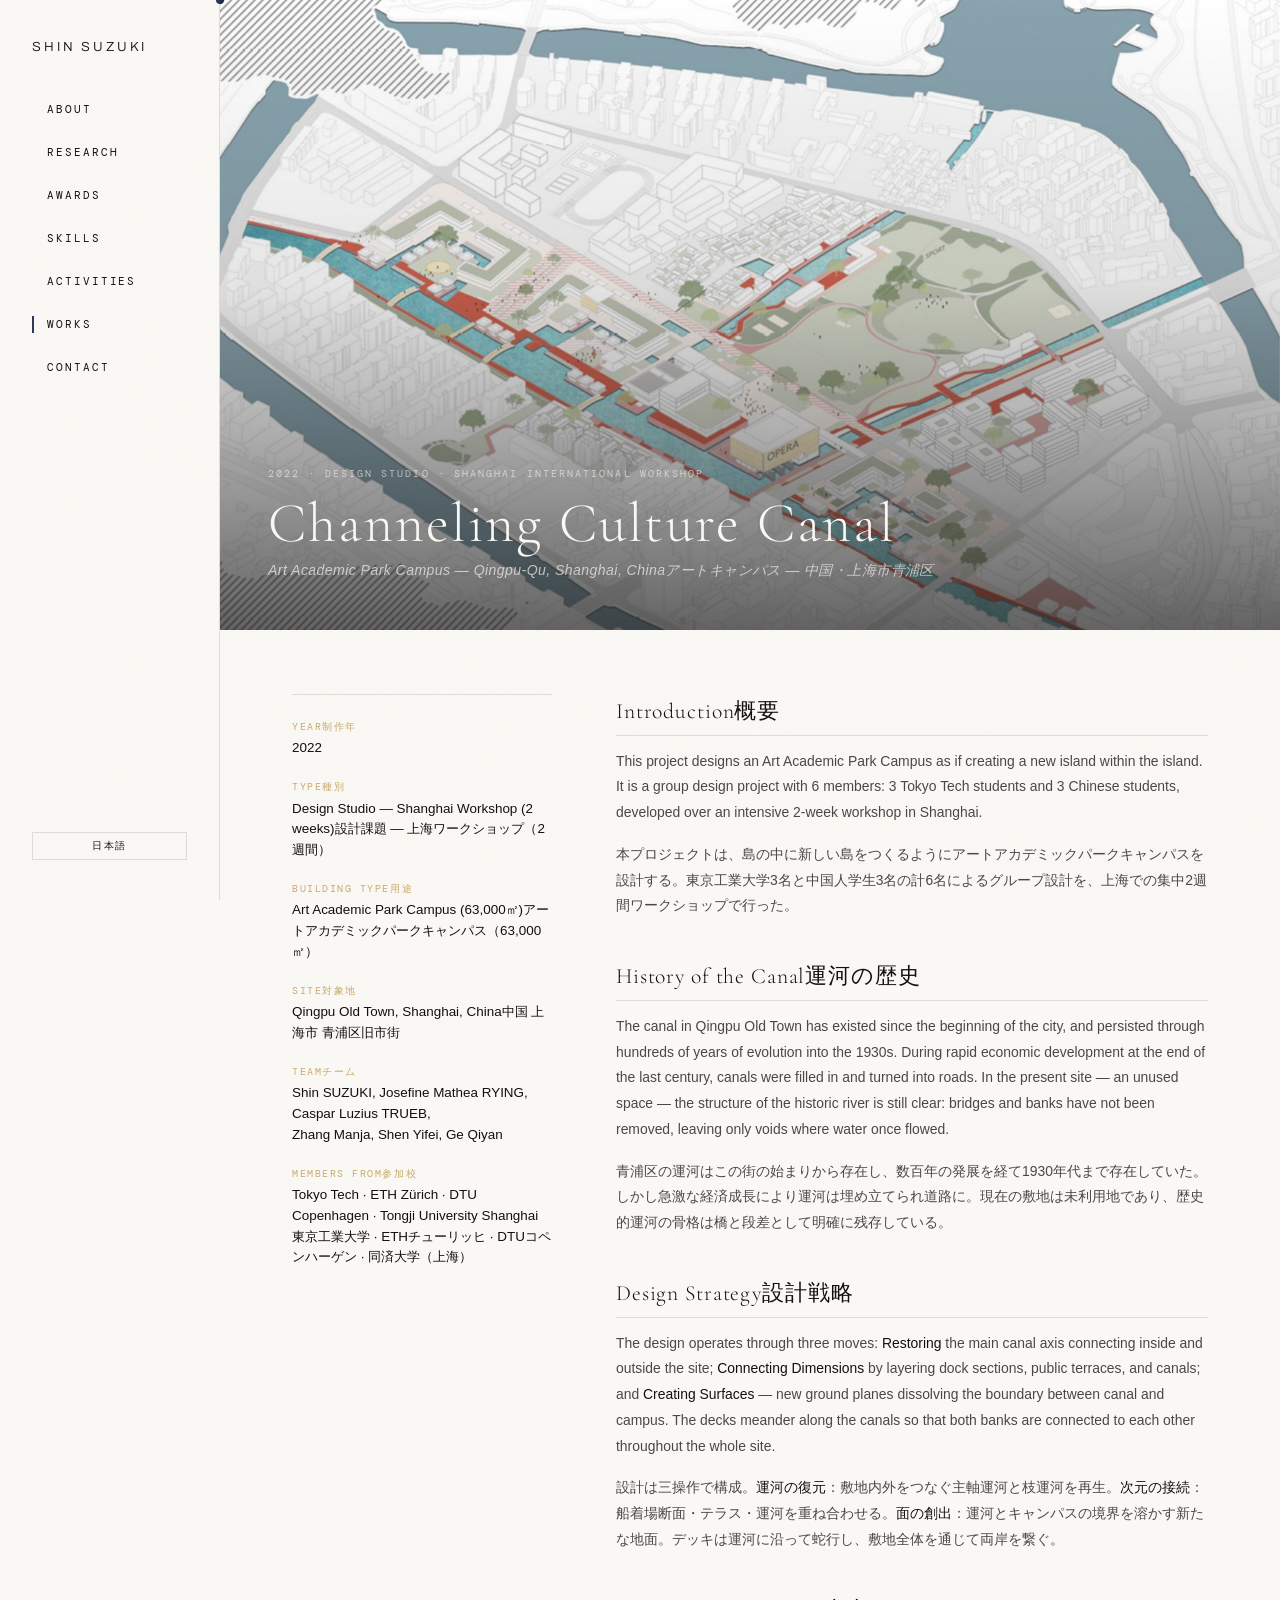
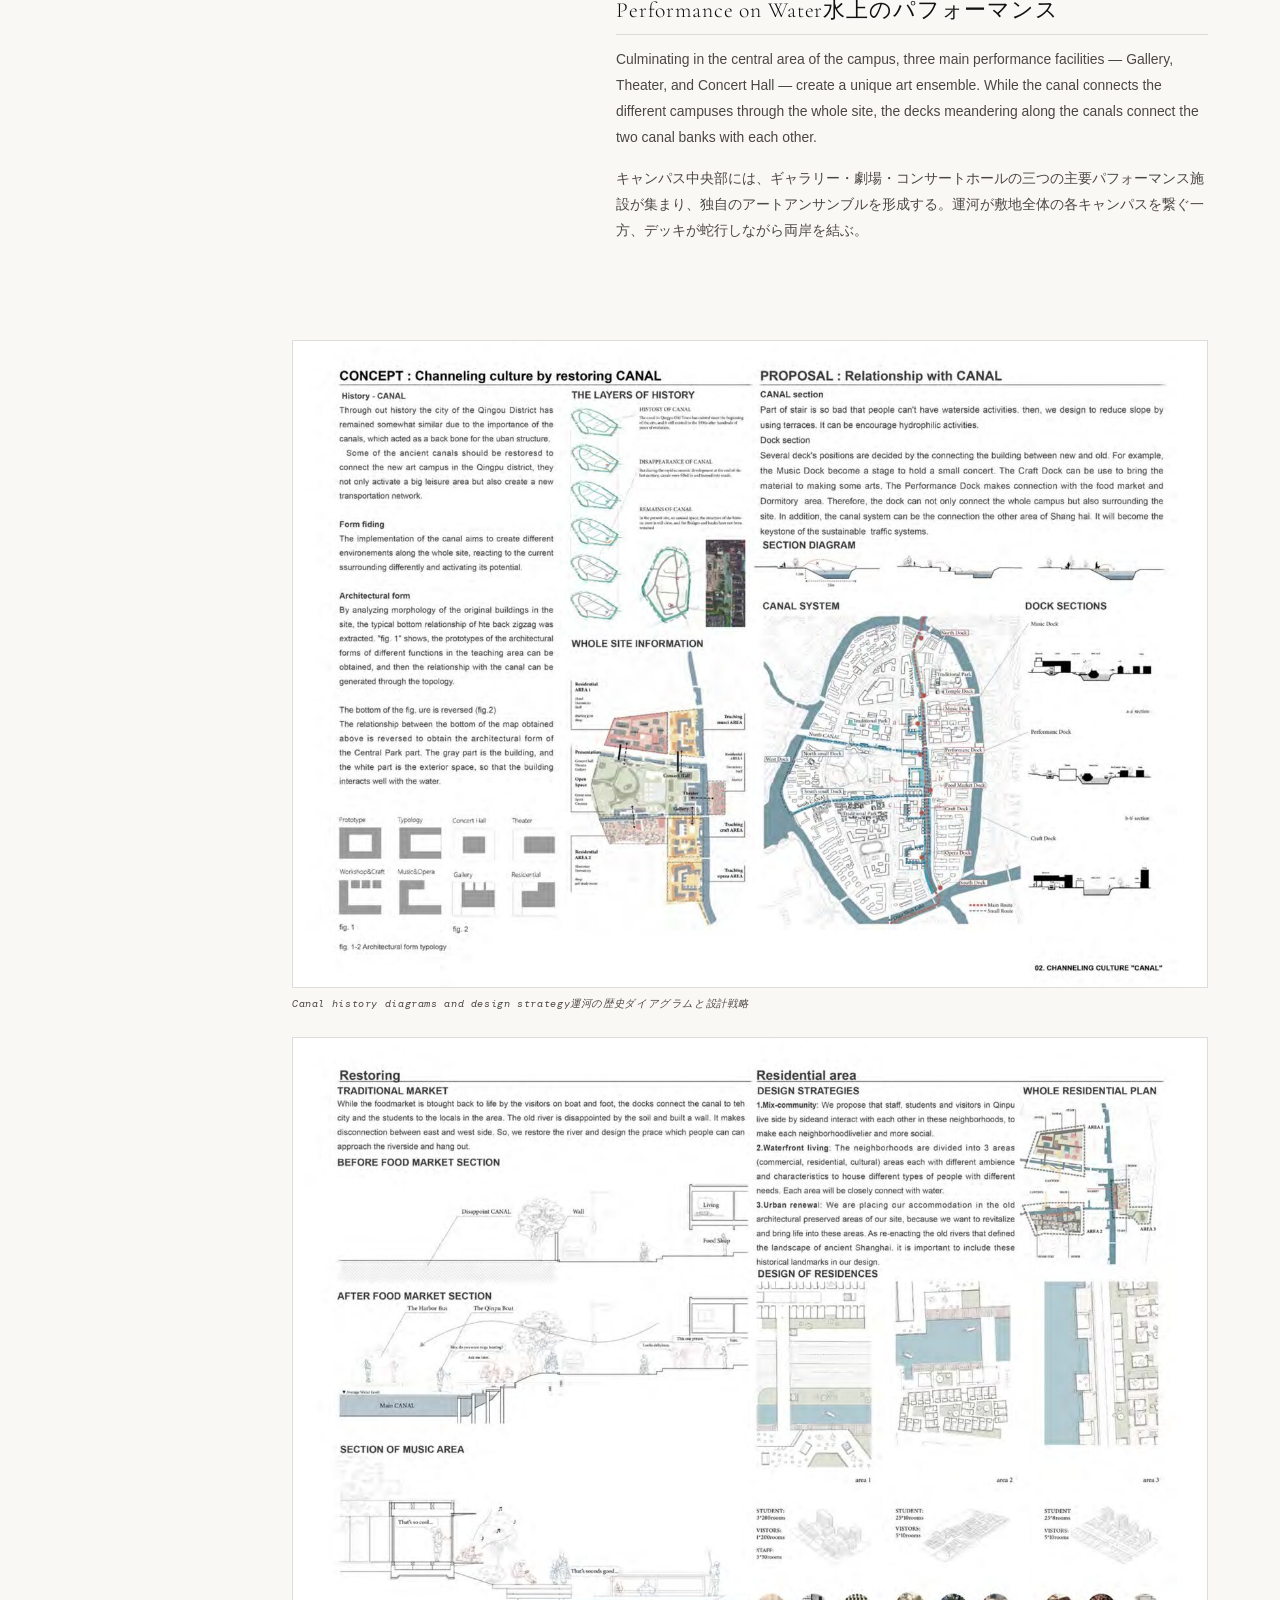
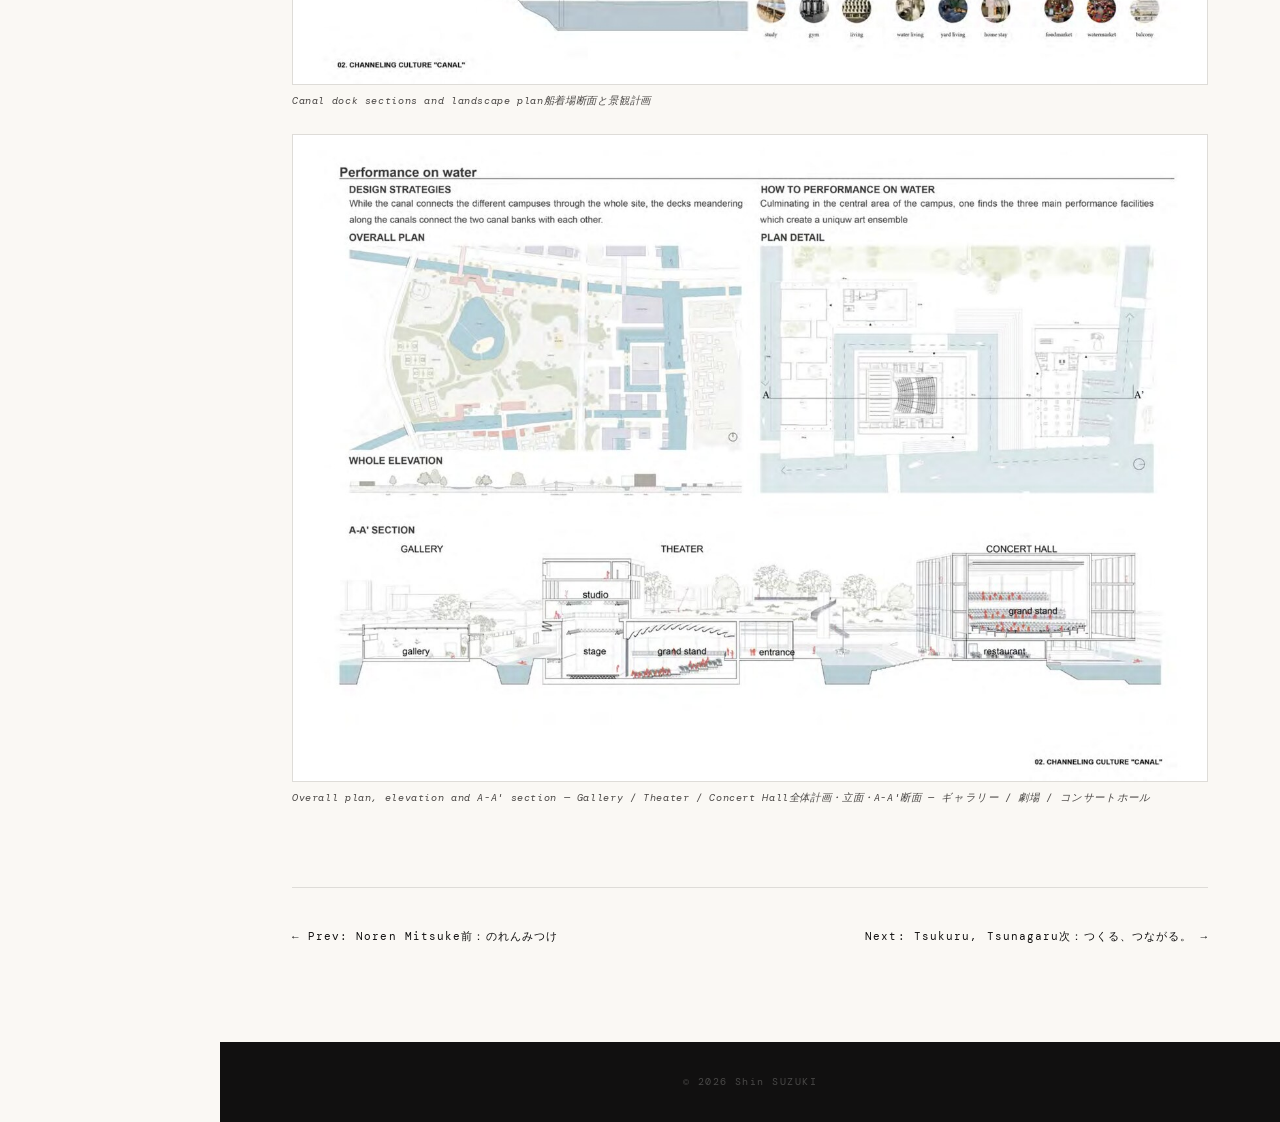
<file: works/channeling-culture-canal.html>
<!DOCTYPE html>
<html lang="en">
<head>
  <meta charset="UTF-8" />
  <meta name="viewport" content="width=device-width, initial-scale=1.0" />
  <title>Channeling Culture Canal — Shin SUZUKI</title>
  <link rel="preconnect" href="https://fonts.googleapis.com">
  <link rel="preconnect" href="https://fonts.gstatic.com" crossorigin>
  <link href="https://fonts.googleapis.com/css2?family=Cormorant+Garamond:ital,wght@0,300;0,400;0,600;1,300;1,400&family=DM+Mono:ital@0;1&family=Archivo:wght@300;400;600&display=swap" rel="stylesheet" />
  <link rel="stylesheet" href="work-detail.css" />
</head>
<body>

  <!-- Sidebar nav -->
  <nav id="side-nav" aria-label="Main navigation">
    <a href="../index.html" class="nav-monogram">SHIN SUZUKI</a>
    <ul class="nav-links">
      <li><a href="../index.html#about"      class="nav-link"><span class="nav-en">About</span></a></li>
      <li><a href="../index.html#research"   class="nav-link"><span class="nav-en">Research</span></a></li>
      <li><a href="../index.html#awards"     class="nav-link"><span class="nav-en">Awards</span></a></li>
      <li><a href="../index.html#skills"     class="nav-link"><span class="nav-en">Skills</span></a></li>
      <li><a href="../index.html#activities" class="nav-link"><span class="nav-en">Activities</span></a></li>
      <li><a href="../works.html" class="nav-link active"><span class="nav-en">Works</span></a></li>
      <li><a href="../index.html#contact"    class="nav-link"><span class="nav-en">Contact</span></a></li>
    </ul>
    <button id="nav-lang" onclick="toggleLang()">日本語</button>
  </nav>
  <div id="top-bar" aria-hidden="true"><span class="bar-name">Shin SUZUKI</span></div>
  <button id="hamburger" aria-label="Open menu" aria-expanded="false"><span></span><span></span><span></span></button>
  <nav id="mobile-nav" aria-label="Mobile navigation">
    <a href="../index.html#about">About</a>
    <a href="../index.html#research">Research</a>
    <a href="../index.html#awards">Awards</a>
    <a href="../index.html#skills">Skills</a>
    <a href="../index.html#activities">Activities</a>
    <a href="../works.html">Works</a>
    <a href="../index.html#contact">Contact</a>
    <button id="mobile-lang" onclick="toggleLang()">日本語</button>
  </nav>
  <div id="progress"></div>
  <div class="cursor" id="cursor" aria-hidden="true"></div>


  <div class="work-hero">
    <img src="../assets/works/channeling-culture-canal/hero.jpg" alt="Channeling Culture Canal" />
    <div class="work-hero-overlay">
      <div class="work-hero-text">
        <span class="work-tag">2022 · Design Studio · Shanghai International Workshop</span>
        <h1>Channeling Culture Canal</h1>
        <p><span class="en">Art Academic Park Campus — Qingpu-Qu, Shanghai, China</span><span class="ja">アートキャンパス — 中国・上海市青浦区</span></p>
      </div>
    </div>
  </div>

  <div class="work-body">
    <div class="work-intro">
      <div class="work-meta-block">
        <div class="meta-row">
          <span class="meta-key"><span class="en">Year</span><span class="ja">制作年</span></span>
          <span class="meta-val">2022</span>
        </div>
        <div class="meta-row">
          <span class="meta-key"><span class="en">Type</span><span class="ja">種別</span></span>
          <span class="meta-val"><span class="en">Design Studio — Shanghai Workshop (2 weeks)</span><span class="ja">設計課題 — 上海ワークショップ（2週間）</span></span>
        </div>
        <div class="meta-row">
          <span class="meta-key"><span class="en">Building Type</span><span class="ja">用途</span></span>
          <span class="meta-val"><span class="en">Art Academic Park Campus (63,000㎡)</span><span class="ja">アートアカデミックパークキャンパス（63,000㎡）</span></span>
        </div>
        <div class="meta-row">
          <span class="meta-key"><span class="en">Site</span><span class="ja">対象地</span></span>
          <span class="meta-val"><span class="en">Qingpu Old Town, Shanghai, China</span><span class="ja">中国 上海市 青浦区旧市街</span></span>
        </div>
        <div class="meta-row">
          <span class="meta-key"><span class="en">Team</span><span class="ja">チーム</span></span>
          <span class="meta-val">
            Shin SUZUKI, Josefine Mathea RYING,<br>
            Caspar Luzius TRUEB,<br>
            Zhang Manja, Shen Yifei, Ge Qiyan
          </span>
        </div>
        <div class="meta-row">
          <span class="meta-key"><span class="en">Members from</span><span class="ja">参加校</span></span>
          <span class="meta-val">
            <span class="en">Tokyo Tech · ETH Zürich · DTU Copenhagen · Tongji University Shanghai</span>
            <span class="ja">東京工業大学 · ETHチューリッヒ · DTUコペンハーゲン · 同済大学（上海）</span>
          </span>
        </div>
      </div>

      <div class="work-description">
        <h2><span class="en">Introduction</span><span class="ja">概要</span></h2>
        <p class="en">
          This project designs an Art Academic Park Campus as if creating a new island within the island. It is a group design project with 6 members: 3 Tokyo Tech students and 3 Chinese students, developed over an intensive 2-week workshop in Shanghai.
        </p>
        <p class="ja">
          本プロジェクトは、島の中に新しい島をつくるようにアートアカデミックパークキャンパスを設計する。東京工業大学3名と中国人学生3名の計6名によるグループ設計を、上海での集中2週間ワークショップで行った。
        </p>

        <h2><span class="en">History of the Canal</span><span class="ja">運河の歴史</span></h2>
        <p class="en">
          The canal in Qingpu Old Town has existed since the beginning of the city, and persisted through hundreds of years of evolution into the 1930s. During rapid economic development at the end of the last century, canals were filled in and turned into roads. In the present site — an unused space — the structure of the historic river is still clear: bridges and banks have not been removed, leaving only voids where water once flowed.
        </p>
        <p class="ja">
          青浦区の運河はこの街の始まりから存在し、数百年の発展を経て1930年代まで存在していた。しかし急激な経済成長により運河は埋め立てられ道路に。現在の敷地は未利用地であり、歴史的運河の骨格は橋と段差として明確に残存している。
        </p>

        <h2><span class="en">Design Strategy</span><span class="ja">設計戦略</span></h2>
        <p class="en">
          The design operates through three moves: <strong>Restoring</strong> the main canal axis connecting inside and outside the site; <strong>Connecting Dimensions</strong> by layering dock sections, public terraces, and canals; and <strong>Creating Surfaces</strong> — new ground planes dissolving the boundary between canal and campus. The decks meander along the canals so that both banks are connected to each other throughout the whole site.
        </p>
        <p class="ja">
          設計は三操作で構成。<strong>運河の復元</strong>：敷地内外をつなぐ主軸運河と枝運河を再生。<strong>次元の接続</strong>：船着場断面・テラス・運河を重ね合わせる。<strong>面の創出</strong>：運河とキャンパスの境界を溶かす新たな地面。デッキは運河に沿って蛇行し、敷地全体を通じて両岸を繋ぐ。
        </p>

        <h2><span class="en">Performance on Water</span><span class="ja">水上のパフォーマンス</span></h2>
        <p class="en">
          Culminating in the central area of the campus, three main performance facilities — Gallery, Theater, and Concert Hall — create a unique art ensemble. While the canal connects the different campuses through the whole site, the decks meandering along the canals connect the two canal banks with each other.
        </p>
        <p class="ja">
          キャンパス中央部には、ギャラリー・劇場・コンサートホールの三つの主要パフォーマンス施設が集まり、独自のアートアンサンブルを形成する。運河が敷地全体の各キャンパスを繋ぐ一方、デッキが蛇行しながら両岸を結ぶ。
        </p>
      </div>
    </div>

    <div class="work-gallery">
      <div class="gallery-full">
        <img src="../assets/works/channeling-culture-canal/port-16.jpg" alt="History of the canal" loading="lazy" />
        <p class="gallery-caption"><span class="en">Canal history diagrams and design strategy</span><span class="ja">運河の歴史ダイアグラムと設計戦略</span></p>
      </div>
      <div class="gallery-full">
        <img src="../assets/works/channeling-culture-canal/port-17.jpg" alt="Canal sections and landscape plan" loading="lazy" />
        <p class="gallery-caption"><span class="en">Canal dock sections and landscape plan</span><span class="ja">船着場断面と景観計画</span></p>
      </div>
      <div class="gallery-full">
        <img src="../assets/works/channeling-culture-canal/port-18.jpg" alt="Overall plan and A-A section" loading="lazy" />
        <p class="gallery-caption"><span class="en">Overall plan, elevation and A-A' section — Gallery / Theater / Concert Hall</span><span class="ja">全体計画・立面・A-A'断面 — ギャラリー / 劇場 / コンサートホール</span></p>
      </div>
    </div>

    <div class="work-nav">
      <a href="noren-mitsuke.html" class="back-link">← <span class="en">Prev: Noren Mitsuke</span><span class="ja">前：のれんみつけ</span></a>
      <a href="elementary-school.html" class="next-link"><span class="en">Next: Tsukuru, Tsunagaru</span><span class="ja">次：つくる、つながる。</span> →</a>
    </div>
  </div>

  <footer><p>© 2026 Shin SUZUKI</p></footer>

  <script src="work-detail.js"></script>
  <script>
    function setLang(isJa) {
      document.querySelectorAll('.en').forEach(el => { el.style.display = isJa ? 'none' : ''; });
      document.querySelectorAll('.ja').forEach(el => {
        if (isJa) { el.style.display = el.tagName === 'P' ? 'block' : 'inline'; }
        else { el.style.display = 'none'; }
      });
      ['nav-lang','mobile-lang'].forEach(id => {
        const el = document.getElementById(id);
        if (el) el.textContent = isJa ? 'EN' : '日本語';
      });
    }
    function toggleLang() {
      const isJa = !document.body.classList.contains('ja');
      document.body.classList.toggle('ja', isJa);
      localStorage.setItem('lang', isJa ? 'ja' : 'en');
      setLang(isJa);
    }
    if (localStorage.getItem('lang') === 'ja') {
      document.body.classList.add('ja');
      setLang(true);
    }
  </script>
</body>
</html>
</file>
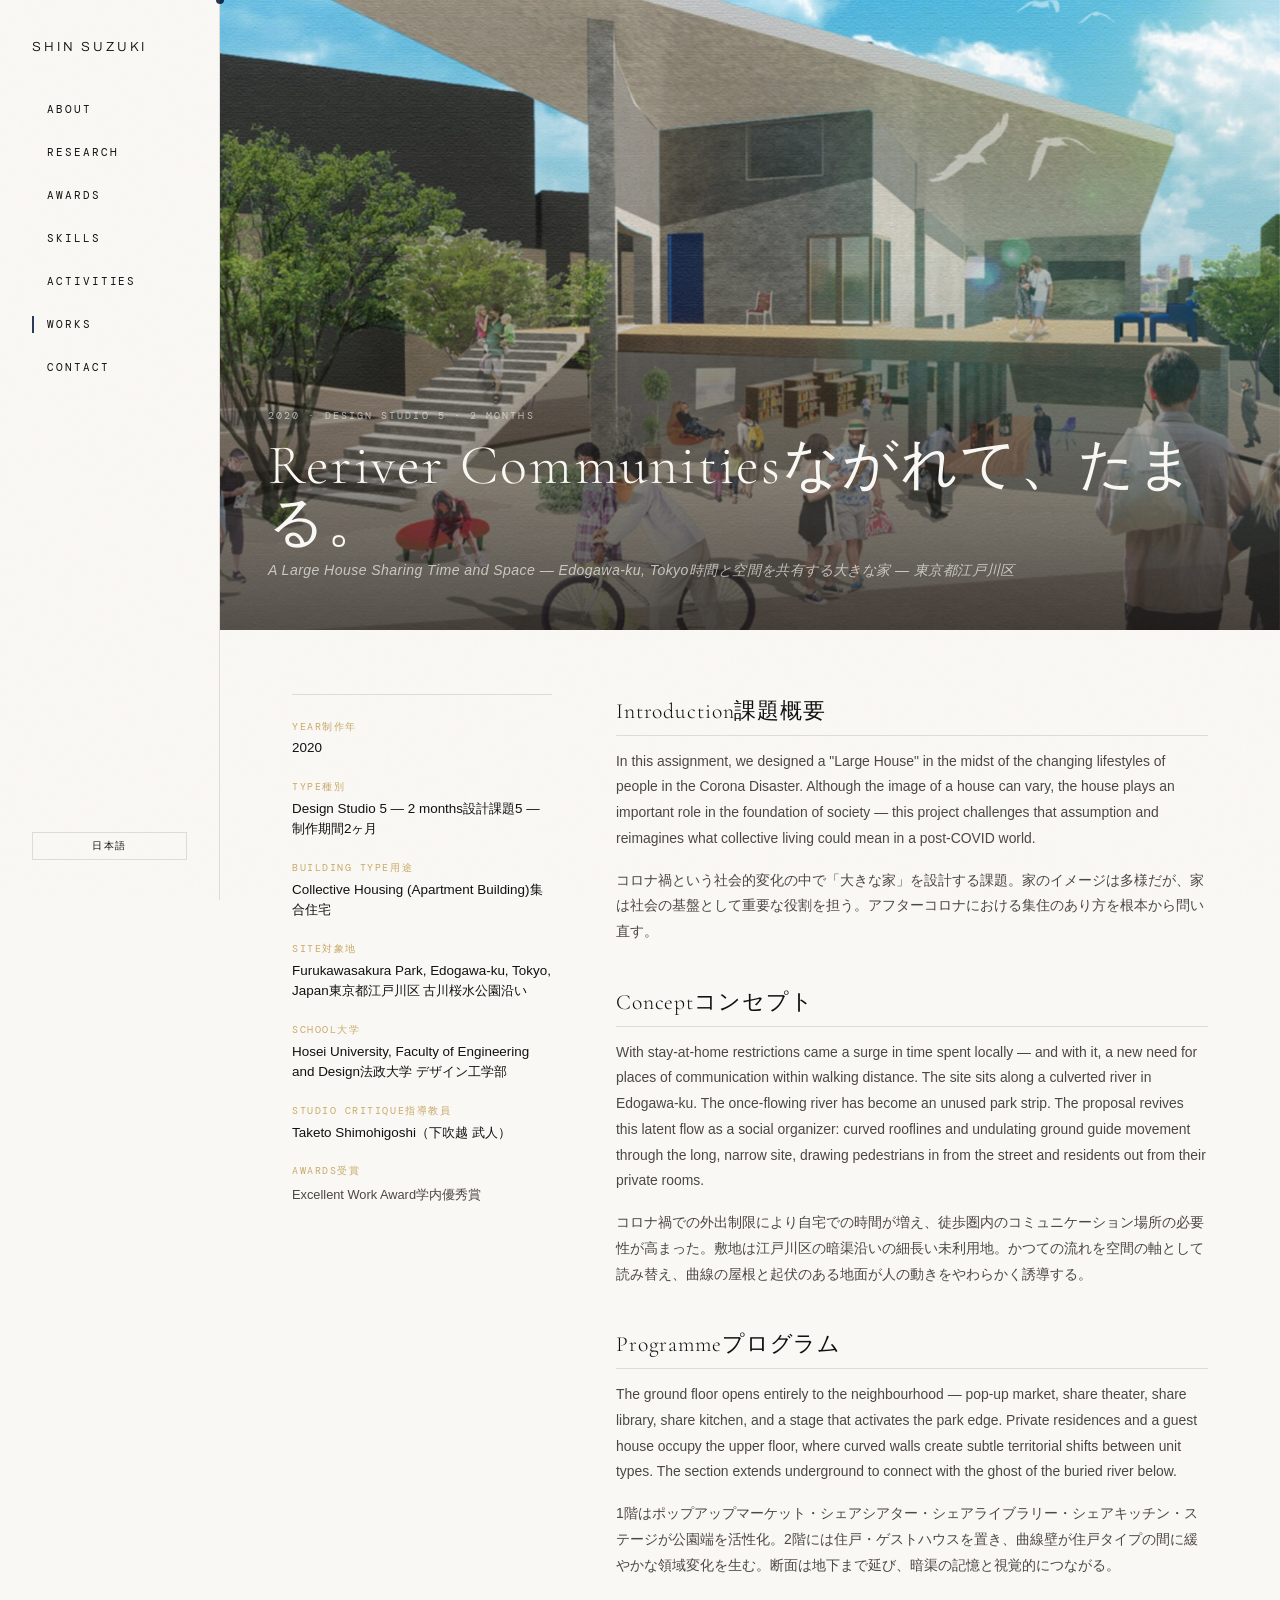
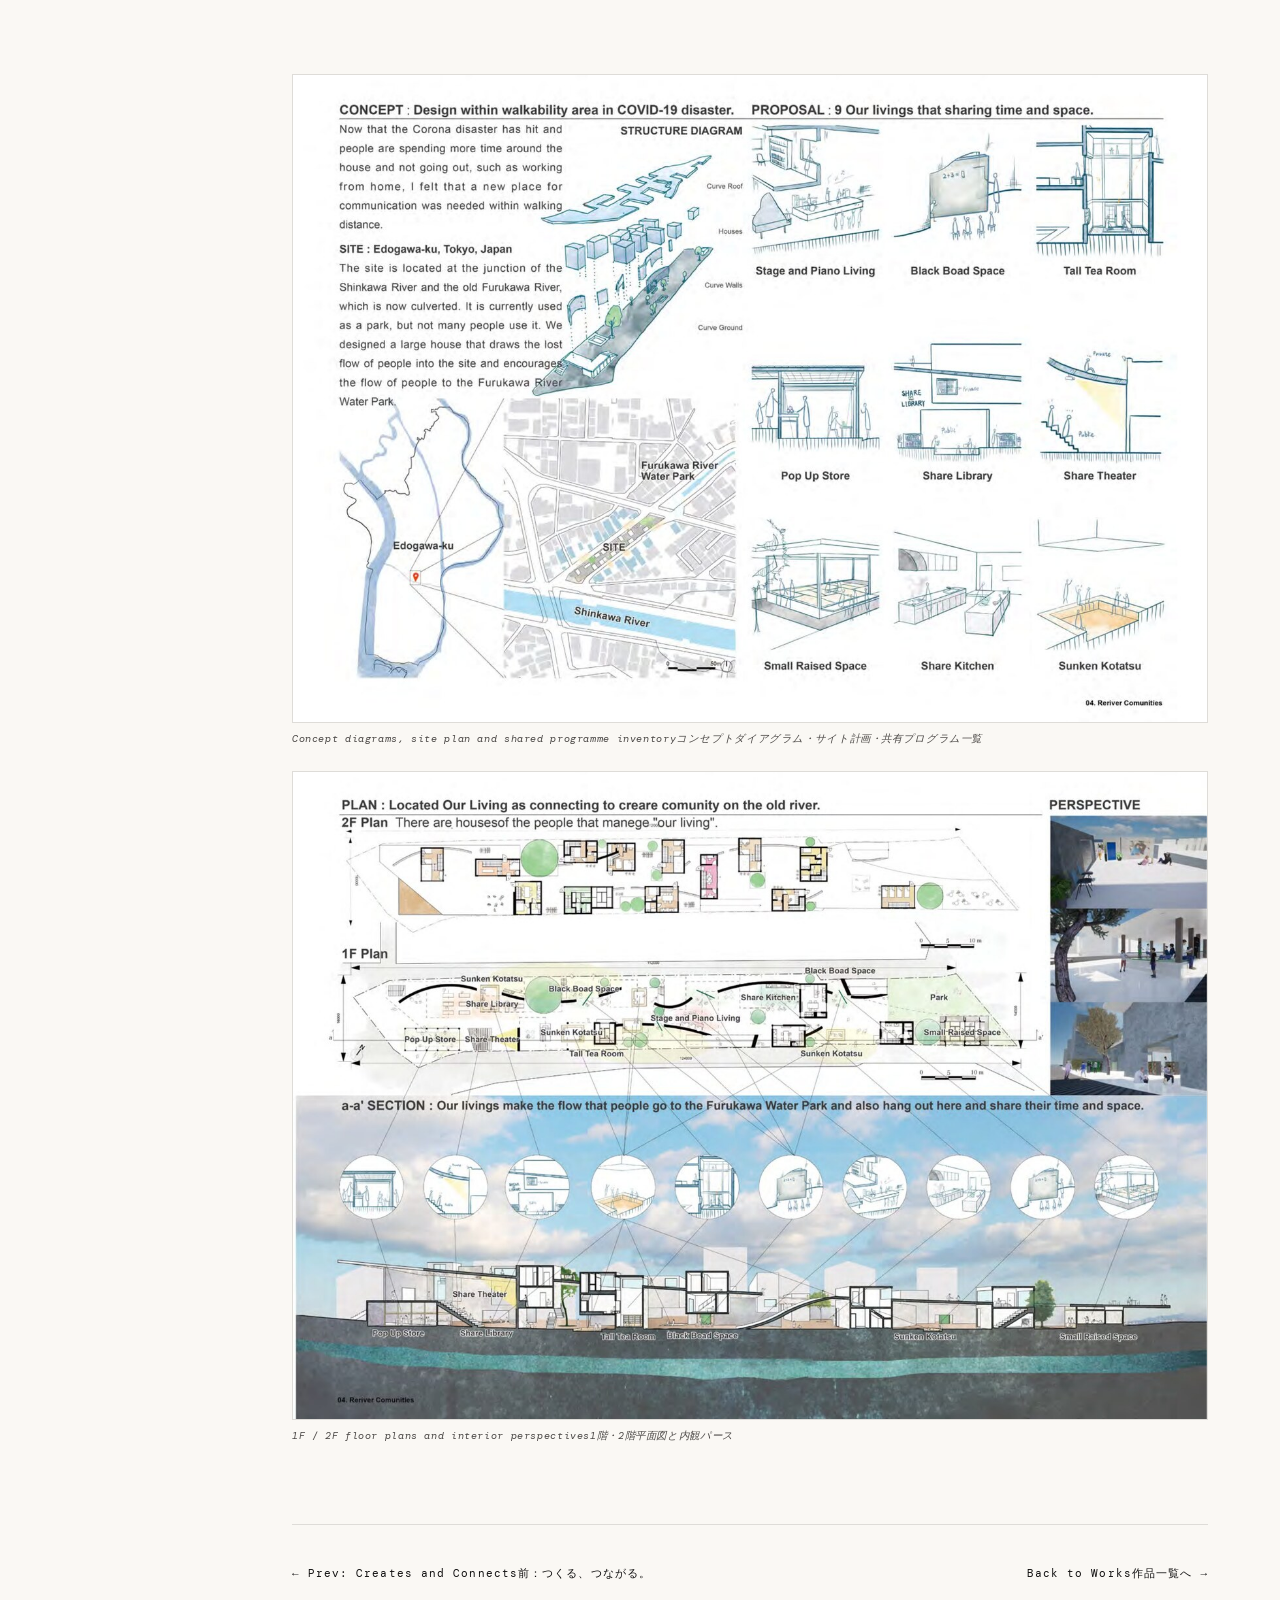
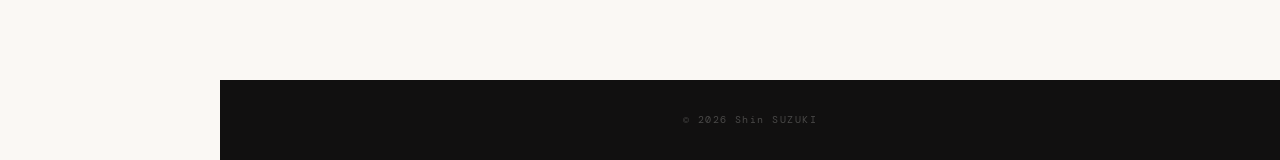
<file: works/collective-housing.html>
<!DOCTYPE html>
<html lang="en">
<head>
  <meta charset="UTF-8" />
  <meta name="viewport" content="width=device-width, initial-scale=1.0" />
  <title>ながれて、たまる。— Shin SUZUKI</title>
  <link rel="preconnect" href="https://fonts.googleapis.com">
  <link rel="preconnect" href="https://fonts.gstatic.com" crossorigin>
  <link href="https://fonts.googleapis.com/css2?family=Cormorant+Garamond:ital,wght@0,300;0,400;0,600;1,300;1,400&family=DM+Mono:ital@0;1&family=Archivo:wght@300;400;600&display=swap" rel="stylesheet" />
  <link rel="stylesheet" href="work-detail.css" />
</head>
<body>

  <!-- Sidebar nav -->
  <nav id="side-nav" aria-label="Main navigation">
    <a href="../index.html" class="nav-monogram">SHIN SUZUKI</a>
    <ul class="nav-links">
      <li><a href="../index.html#about"      class="nav-link"><span class="nav-en">About</span></a></li>
      <li><a href="../index.html#research"   class="nav-link"><span class="nav-en">Research</span></a></li>
      <li><a href="../index.html#awards"     class="nav-link"><span class="nav-en">Awards</span></a></li>
      <li><a href="../index.html#skills"     class="nav-link"><span class="nav-en">Skills</span></a></li>
      <li><a href="../index.html#activities" class="nav-link"><span class="nav-en">Activities</span></a></li>
      <li><a href="../works.html" class="nav-link active"><span class="nav-en">Works</span></a></li>
      <li><a href="../index.html#contact"    class="nav-link"><span class="nav-en">Contact</span></a></li>
    </ul>
    <button id="nav-lang" onclick="toggleLang()">日本語</button>
  </nav>
  <div id="top-bar" aria-hidden="true"><span class="bar-name">Shin SUZUKI</span></div>
  <button id="hamburger" aria-label="Open menu" aria-expanded="false"><span></span><span></span><span></span></button>
  <nav id="mobile-nav" aria-label="Mobile navigation">
    <a href="../index.html#about">About</a>
    <a href="../index.html#research">Research</a>
    <a href="../index.html#awards">Awards</a>
    <a href="../index.html#skills">Skills</a>
    <a href="../index.html#activities">Activities</a>
    <a href="../works.html">Works</a>
    <a href="../index.html#contact">Contact</a>
    <button id="mobile-lang" onclick="toggleLang()">日本語</button>
  </nav>
  <div id="progress"></div>
  <div class="cursor" id="cursor" aria-hidden="true"></div>


  <div class="work-hero">
    <img src="../assets/works/collective-housing/hero.jpg" alt="Reriver Communities" />
    <div class="work-hero-overlay">
      <div class="work-hero-text">
        <span class="work-tag">2020 · Design Studio 5 · 2 months</span>
        <h1><span class="en">Reriver Communities</span><span class="ja">ながれて、たまる。</span></h1>
        <p><span class="en">A Large House Sharing Time and Space — Edogawa-ku, Tokyo</span><span class="ja">時間と空間を共有する大きな家 — 東京都江戸川区</span></p>
      </div>
    </div>
  </div>

  <div class="work-body">
    <div class="work-intro">
      <div class="work-meta-block">
        <div class="meta-row">
          <span class="meta-key"><span class="en">Year</span><span class="ja">制作年</span></span>
          <span class="meta-val">2020</span>
        </div>
        <div class="meta-row">
          <span class="meta-key"><span class="en">Type</span><span class="ja">種別</span></span>
          <span class="meta-val"><span class="en">Design Studio 5 — 2 months</span><span class="ja">設計課題5 — 制作期間2ヶ月</span></span>
        </div>
        <div class="meta-row">
          <span class="meta-key"><span class="en">Building Type</span><span class="ja">用途</span></span>
          <span class="meta-val"><span class="en">Collective Housing (Apartment Building)</span><span class="ja">集合住宅</span></span>
        </div>
        <div class="meta-row">
          <span class="meta-key"><span class="en">Site</span><span class="ja">対象地</span></span>
          <span class="meta-val"><span class="en">Furukawasakura Park, Edogawa-ku, Tokyo, Japan</span><span class="ja">東京都江戸川区 古川桜水公園沿い</span></span>
        </div>
        <div class="meta-row">
          <span class="meta-key"><span class="en">School</span><span class="ja">大学</span></span>
          <span class="meta-val"><span class="en">Hosei University, Faculty of Engineering and Design</span><span class="ja">法政大学 デザイン工学部</span></span>
        </div>
        <div class="meta-row">
          <span class="meta-key"><span class="en">Studio Critique</span><span class="ja">指導教員</span></span>
          <span class="meta-val">Taketo Shimohigoshi（下吹越 武人）</span>
        </div>
        <div class="meta-row awards-row">
          <span class="meta-key"><span class="en">Awards</span><span class="ja">受賞</span></span>
          <span class="meta-val">
            <ul>
              <li><span class="en">Excellent Work Award</span><span class="ja">学内優秀賞</span></li>
            </ul>
          </span>
        </div>
      </div>

      <div class="work-description">
        <h2><span class="en">Introduction</span><span class="ja">課題概要</span></h2>
        <p class="en">
          In this assignment, we designed a "Large House" in the midst of the changing lifestyles of people in the Corona Disaster. Although the image of a house can vary, the house plays an important role in the foundation of society — this project challenges that assumption and reimagines what collective living could mean in a post-COVID world.
        </p>
        <p class="ja">
          コロナ禍という社会的変化の中で「大きな家」を設計する課題。家のイメージは多様だが、家は社会の基盤として重要な役割を担う。アフターコロナにおける集住のあり方を根本から問い直す。
        </p>

        <h2><span class="en">Concept</span><span class="ja">コンセプト</span></h2>
        <p class="en">
          With stay-at-home restrictions came a surge in time spent locally — and with it, a new need for places of communication within walking distance. The site sits along a culverted river in Edogawa-ku. The once-flowing river has become an unused park strip. The proposal revives this latent flow as a social organizer: curved rooflines and undulating ground guide movement through the long, narrow site, drawing pedestrians in from the street and residents out from their private rooms.
        </p>
        <p class="ja">
          コロナ禍での外出制限により自宅での時間が増え、徒歩圏内のコミュニケーション場所の必要性が高まった。敷地は江戸川区の暗渠沿いの細長い未利用地。かつての流れを空間の軸として読み替え、曲線の屋根と起伏のある地面が人の動きをやわらかく誘導する。
        </p>

        <h2><span class="en">Programme</span><span class="ja">プログラム</span></h2>
        <p class="en">
          The ground floor opens entirely to the neighbourhood — pop-up market, share theater, share library, share kitchen, and a stage that activates the park edge. Private residences and a guest house occupy the upper floor, where curved walls create subtle territorial shifts between unit types. The section extends underground to connect with the ghost of the buried river below.
        </p>
        <p class="ja">
          1階はポップアップマーケット・シェアシアター・シェアライブラリー・シェアキッチン・ステージが公園端を活性化。2階には住戸・ゲストハウスを置き、曲線壁が住戸タイプの間に緩やかな領域変化を生む。断面は地下まで延び、暗渠の記憶と視覚的につながる。
        </p>
      </div>
    </div>

    <div class="work-gallery">
      <div class="gallery-full">
        <img src="../assets/works/collective-housing/port-24.jpg" alt="Concept, site and programme diagrams" loading="lazy" />
        <p class="gallery-caption"><span class="en">Concept diagrams, site plan and shared programme inventory</span><span class="ja">コンセプトダイアグラム・サイト計画・共有プログラム一覧</span></p>
      </div>
      <div class="gallery-full">
        <img src="../assets/works/collective-housing/port-25.jpg" alt="Floor plans and perspectives" loading="lazy" />
        <p class="gallery-caption"><span class="en">1F / 2F floor plans and interior perspectives</span><span class="ja">1階・2階平面図と内観パース</span></p>
      </div>
    </div>

    <div class="work-nav">
      <a href="elementary-school.html" class="back-link">← <span class="en">Prev: Creates and Connects</span><span class="ja">前：つくる、つながる。</span></a>
      <a href="../works.html" class="next-link"><span class="en">Back to Works</span><span class="ja">作品一覧へ</span> →</a>
    </div>
  </div>

  <footer><p>© 2026 Shin SUZUKI</p></footer>

  <script src="work-detail.js"></script>
  <script>
    function setLang(isJa) {
      document.querySelectorAll('.en').forEach(el => { el.style.display = isJa ? 'none' : ''; });
      document.querySelectorAll('.ja').forEach(el => {
        if (isJa) { el.style.display = el.tagName === 'P' ? 'block' : 'inline'; }
        else { el.style.display = 'none'; }
      });
      ['nav-lang','mobile-lang'].forEach(id => {
        const el = document.getElementById(id);
        if (el) el.textContent = isJa ? 'EN' : '日本語';
      });
    }
    function toggleLang() {
      const isJa = !document.body.classList.contains('ja');
      document.body.classList.toggle('ja', isJa);
      localStorage.setItem('lang', isJa ? 'ja' : 'en');
      setLang(isJa);
    }
    if (localStorage.getItem('lang') === 'ja') {
      document.body.classList.add('ja');
      setLang(true);
    }
  </script>
</body>
</html>
</file>
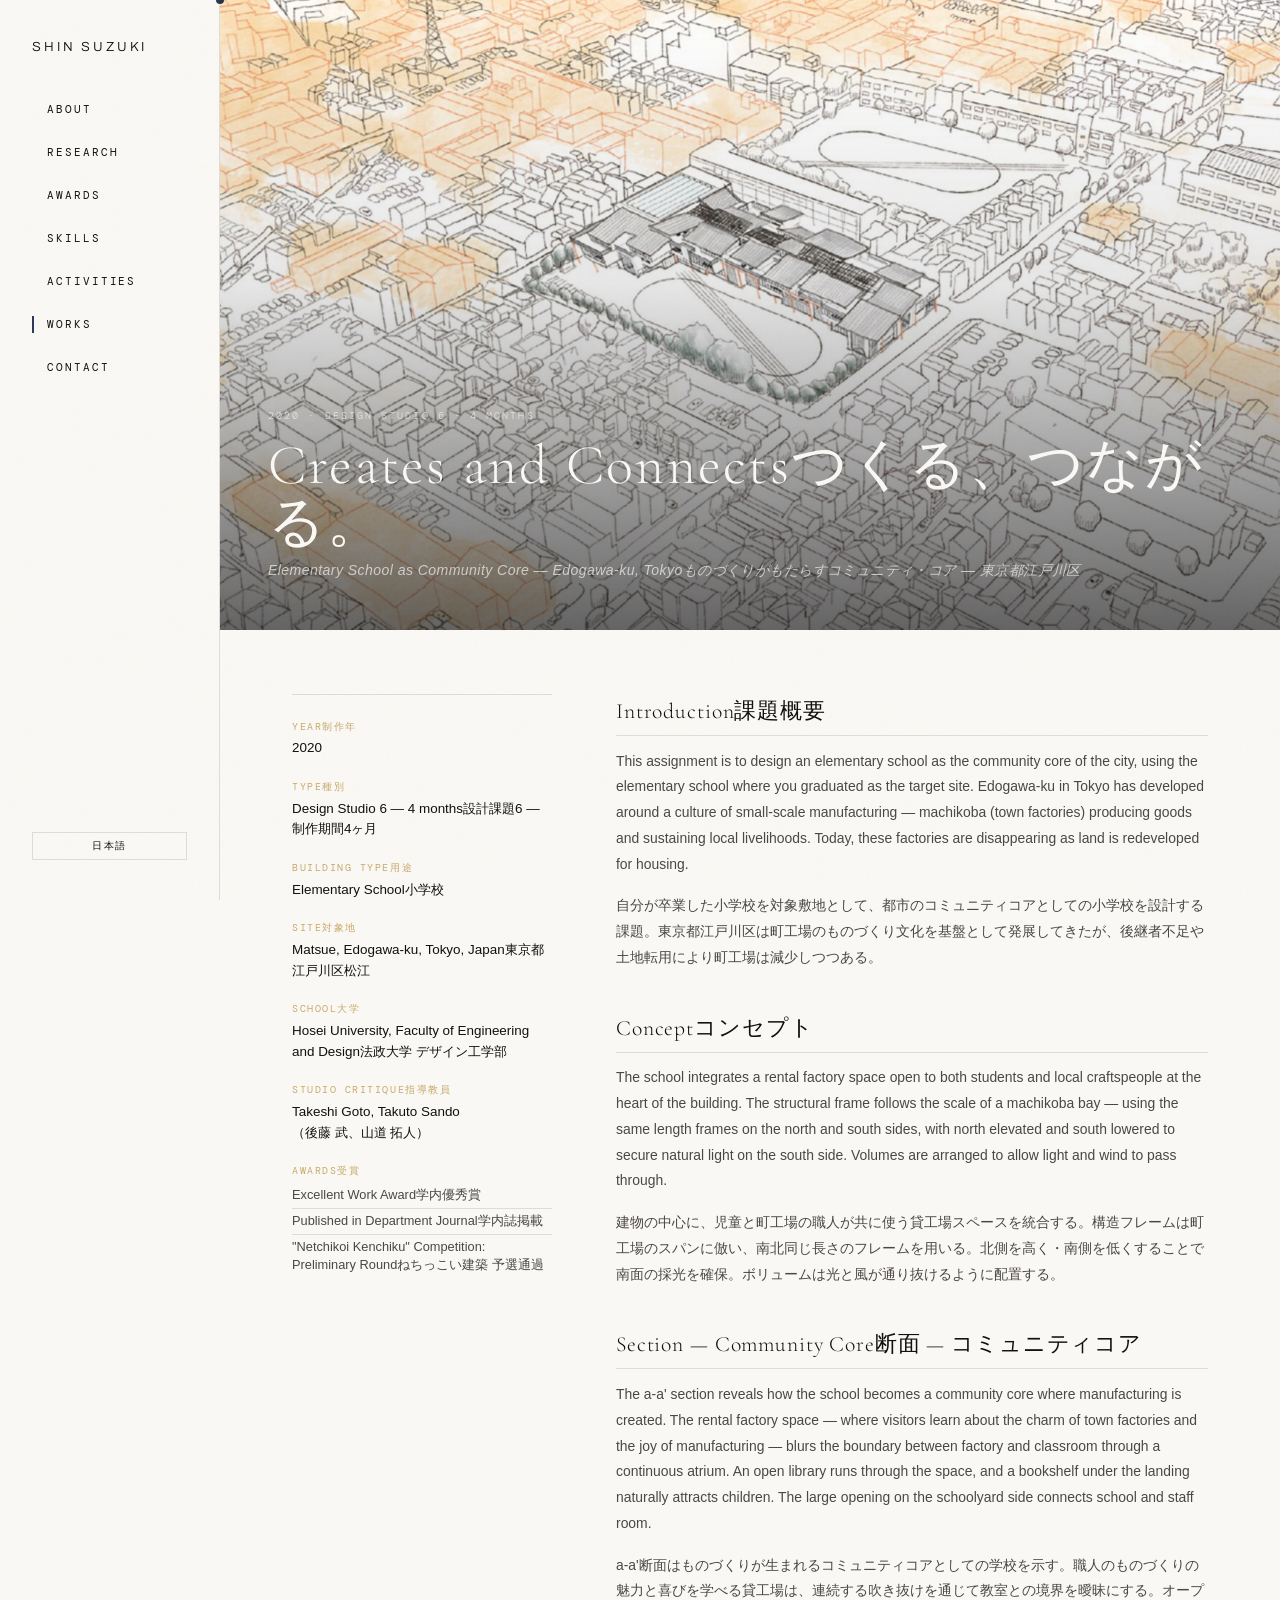
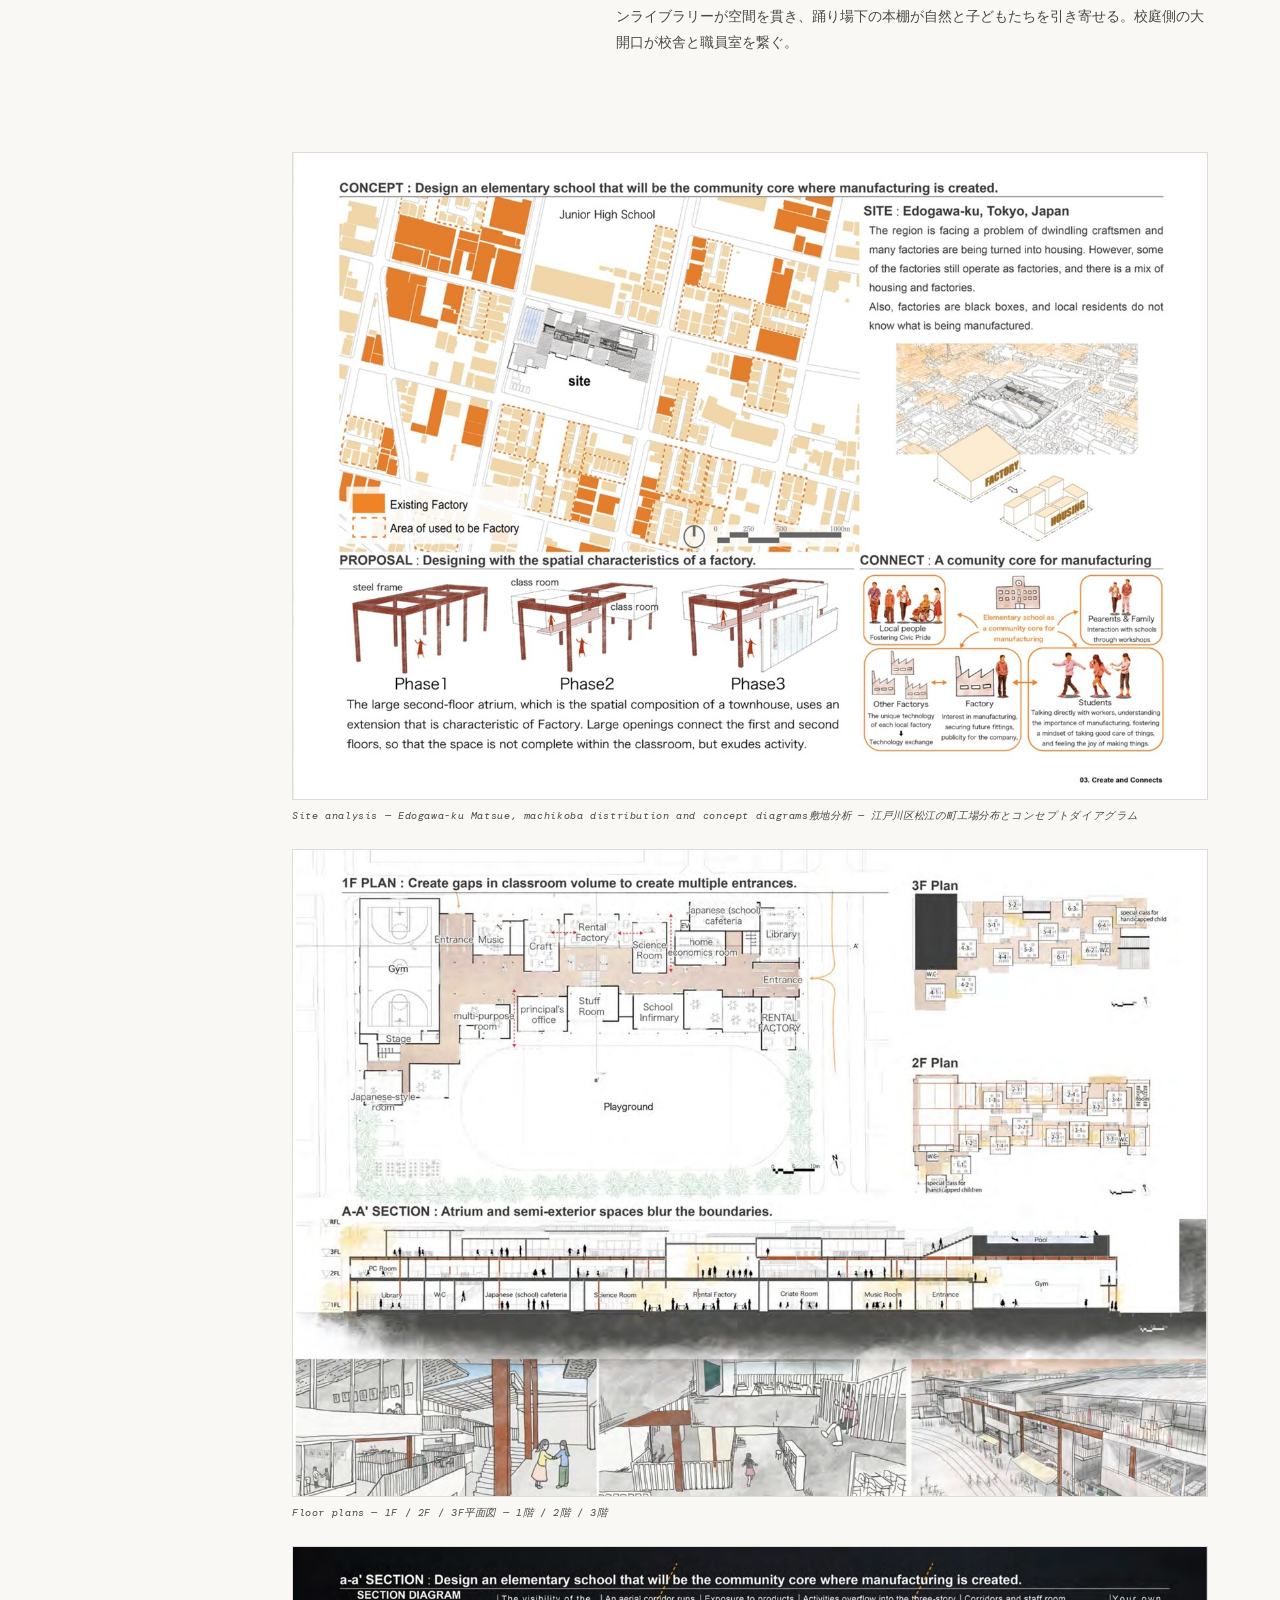
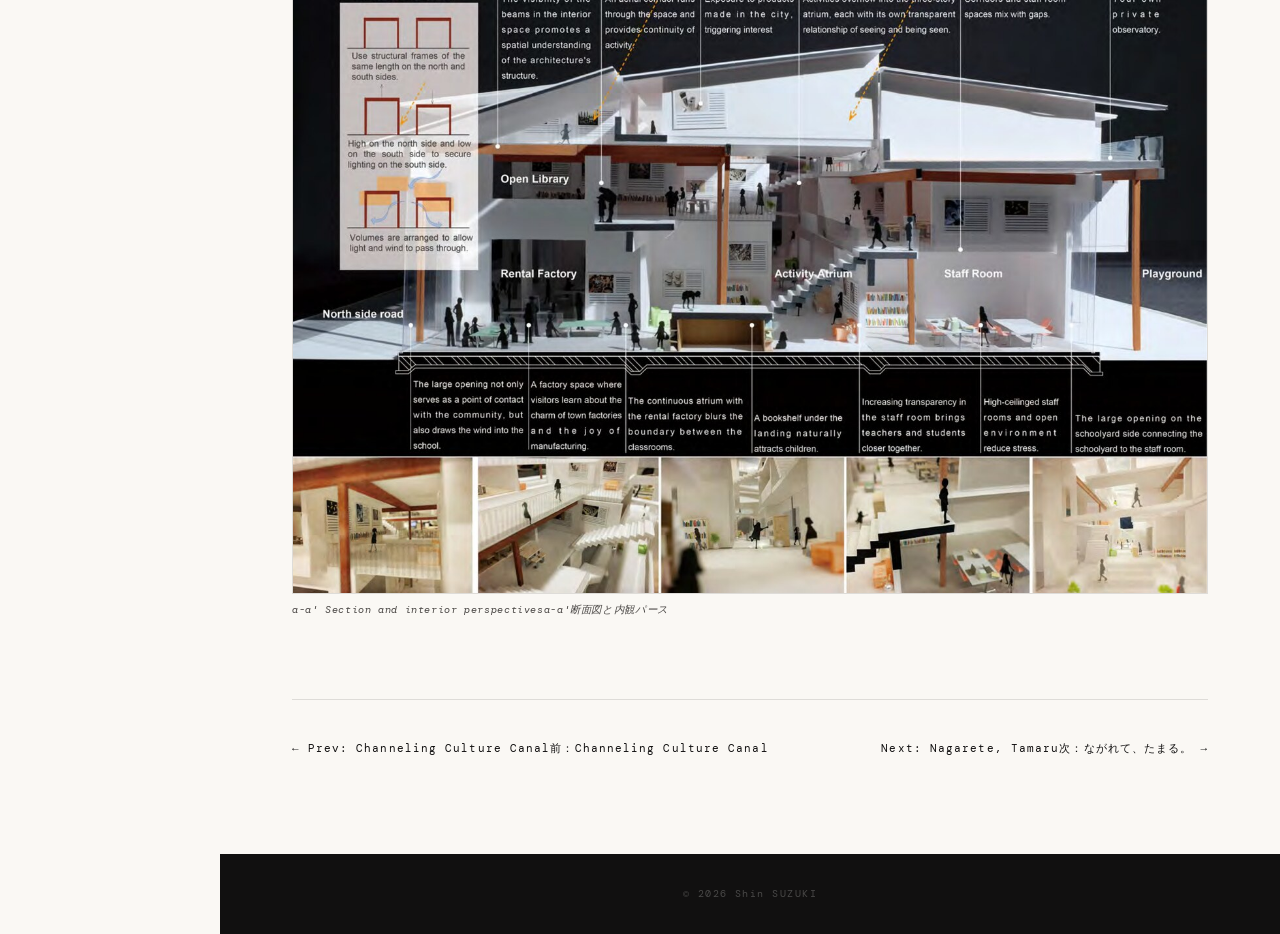
<file: works/elementary-school.html>
<!DOCTYPE html>
<html lang="en">
<head>
  <meta charset="UTF-8" />
  <meta name="viewport" content="width=device-width, initial-scale=1.0" />
  <title>つくる、つながる。— Shin SUZUKI</title>
  <link rel="preconnect" href="https://fonts.googleapis.com">
  <link rel="preconnect" href="https://fonts.gstatic.com" crossorigin>
  <link href="https://fonts.googleapis.com/css2?family=Cormorant+Garamond:ital,wght@0,300;0,400;0,600;1,300;1,400&family=DM+Mono:ital@0;1&family=Archivo:wght@300;400;600&display=swap" rel="stylesheet" />
  <link rel="stylesheet" href="work-detail.css" />
</head>
<body>

  <!-- Sidebar nav -->
  <nav id="side-nav" aria-label="Main navigation">
    <a href="../index.html" class="nav-monogram">SHIN SUZUKI</a>
    <ul class="nav-links">
      <li><a href="../index.html#about"      class="nav-link"><span class="nav-en">About</span></a></li>
      <li><a href="../index.html#research"   class="nav-link"><span class="nav-en">Research</span></a></li>
      <li><a href="../index.html#awards"     class="nav-link"><span class="nav-en">Awards</span></a></li>
      <li><a href="../index.html#skills"     class="nav-link"><span class="nav-en">Skills</span></a></li>
      <li><a href="../index.html#activities" class="nav-link"><span class="nav-en">Activities</span></a></li>
      <li><a href="../works.html" class="nav-link active"><span class="nav-en">Works</span></a></li>
      <li><a href="../index.html#contact"    class="nav-link"><span class="nav-en">Contact</span></a></li>
    </ul>
    <button id="nav-lang" onclick="toggleLang()">日本語</button>
  </nav>
  <div id="top-bar" aria-hidden="true"><span class="bar-name">Shin SUZUKI</span></div>
  <button id="hamburger" aria-label="Open menu" aria-expanded="false"><span></span><span></span><span></span></button>
  <nav id="mobile-nav" aria-label="Mobile navigation">
    <a href="../index.html#about">About</a>
    <a href="../index.html#research">Research</a>
    <a href="../index.html#awards">Awards</a>
    <a href="../index.html#skills">Skills</a>
    <a href="../index.html#activities">Activities</a>
    <a href="../works.html">Works</a>
    <a href="../index.html#contact">Contact</a>
    <button id="mobile-lang" onclick="toggleLang()">日本語</button>
  </nav>
  <div id="progress"></div>
  <div class="cursor" id="cursor" aria-hidden="true"></div>


  <div class="work-hero">
    <img src="../assets/works/elementary-school/hero.jpg" alt="Creates and Connects" />
    <div class="work-hero-overlay">
      <div class="work-hero-text">
        <span class="work-tag">2020 · Design Studio 6 · 4 months</span>
        <h1><span class="en">Creates and Connects</span><span class="ja">つくる、つながる。</span></h1>
        <p><span class="en">Elementary School as Community Core — Edogawa-ku, Tokyo</span><span class="ja">ものづくりがもたらすコミュニティ・コア — 東京都江戸川区</span></p>
      </div>
    </div>
  </div>

  <div class="work-body">
    <div class="work-intro">
      <div class="work-meta-block">
        <div class="meta-row">
          <span class="meta-key"><span class="en">Year</span><span class="ja">制作年</span></span>
          <span class="meta-val">2020</span>
        </div>
        <div class="meta-row">
          <span class="meta-key"><span class="en">Type</span><span class="ja">種別</span></span>
          <span class="meta-val"><span class="en">Design Studio 6 — 4 months</span><span class="ja">設計課題6 — 制作期間4ヶ月</span></span>
        </div>
        <div class="meta-row">
          <span class="meta-key"><span class="en">Building Type</span><span class="ja">用途</span></span>
          <span class="meta-val"><span class="en">Elementary School</span><span class="ja">小学校</span></span>
        </div>
        <div class="meta-row">
          <span class="meta-key"><span class="en">Site</span><span class="ja">対象地</span></span>
          <span class="meta-val"><span class="en">Matsue, Edogawa-ku, Tokyo, Japan</span><span class="ja">東京都江戸川区松江</span></span>
        </div>
        <div class="meta-row">
          <span class="meta-key"><span class="en">School</span><span class="ja">大学</span></span>
          <span class="meta-val"><span class="en">Hosei University, Faculty of Engineering and Design</span><span class="ja">法政大学 デザイン工学部</span></span>
        </div>
        <div class="meta-row">
          <span class="meta-key"><span class="en">Studio Critique</span><span class="ja">指導教員</span></span>
          <span class="meta-val">Takeshi Goto, Takuto Sando<br>（後藤 武、山道 拓人）</span>
        </div>
        <div class="meta-row awards-row">
          <span class="meta-key"><span class="en">Awards</span><span class="ja">受賞</span></span>
          <span class="meta-val">
            <ul>
              <li><span class="en">Excellent Work Award</span><span class="ja">学内優秀賞</span></li>
              <li><span class="en">Published in Department Journal</span><span class="ja">学内誌掲載</span></li>
              <li><span class="en">"Netchikoi Kenchiku" Competition: Preliminary Round</span><span class="ja">ねちっこい建築 予選通過</span></li>
            </ul>
          </span>
        </div>
      </div>

      <div class="work-description">
        <h2><span class="en">Introduction</span><span class="ja">課題概要</span></h2>
        <p class="en">
          This assignment is to design an elementary school as the community core of the city, using the elementary school where you graduated as the target site. Edogawa-ku in Tokyo has developed around a culture of small-scale manufacturing — machikoba (town factories) producing goods and sustaining local livelihoods. Today, these factories are disappearing as land is redeveloped for housing.
        </p>
        <p class="ja">
          自分が卒業した小学校を対象敷地として、都市のコミュニティコアとしての小学校を設計する課題。東京都江戸川区は町工場のものづくり文化を基盤として発展してきたが、後継者不足や土地転用により町工場は減少しつつある。
        </p>

        <h2><span class="en">Concept</span><span class="ja">コンセプト</span></h2>
        <p class="en">
          The school integrates a rental factory space open to both students and local craftspeople at the heart of the building. The structural frame follows the scale of a machikoba bay — using the same length frames on the north and south sides, with north elevated and south lowered to secure natural light on the south side. Volumes are arranged to allow light and wind to pass through.
        </p>
        <p class="ja">
          建物の中心に、児童と町工場の職人が共に使う貸工場スペースを統合する。構造フレームは町工場のスパンに倣い、南北同じ長さのフレームを用いる。北側を高く・南側を低くすることで南面の採光を確保。ボリュームは光と風が通り抜けるように配置する。
        </p>

        <h2><span class="en">Section — Community Core</span><span class="ja">断面 — コミュニティコア</span></h2>
        <p class="en">
          The a-a' section reveals how the school becomes a community core where manufacturing is created. The rental factory space — where visitors learn about the charm of town factories and the joy of manufacturing — blurs the boundary between factory and classroom through a continuous atrium. An open library runs through the space, and a bookshelf under the landing naturally attracts children. The large opening on the schoolyard side connects school and staff room.
        </p>
        <p class="ja">
          a-a'断面はものづくりが生まれるコミュニティコアとしての学校を示す。職人のものづくりの魅力と喜びを学べる貸工場は、連続する吹き抜けを通じて教室との境界を曖昧にする。オープンライブラリーが空間を貫き、踊り場下の本棚が自然と子どもたちを引き寄せる。校庭側の大開口が校舎と職員室を繋ぐ。
        </p>
      </div>
    </div>

    <div class="work-gallery">
      <div class="gallery-full">
        <img src="../assets/works/elementary-school/port-20.jpg" alt="Site analysis and concept diagrams" loading="lazy" />
        <p class="gallery-caption"><span class="en">Site analysis — Edogawa-ku Matsue, machikoba distribution and concept diagrams</span><span class="ja">敷地分析 — 江戸川区松江の町工場分布とコンセプトダイアグラム</span></p>
      </div>
      <div class="gallery-full">
        <img src="../assets/works/elementary-school/port-21.jpg" alt="Floor plans" loading="lazy" />
        <p class="gallery-caption"><span class="en">Floor plans — 1F / 2F / 3F</span><span class="ja">平面図 — 1階 / 2階 / 3階</span></p>
      </div>
      <div class="gallery-full">
        <img src="../assets/works/elementary-school/port-22.jpg" alt="Section and interior perspectives" loading="lazy" />
        <p class="gallery-caption"><span class="en">a-a' Section and interior perspectives</span><span class="ja">a-a'断面図と内観パース</span></p>
      </div>
    </div>

    <div class="work-nav">
      <a href="channeling-culture-canal.html" class="back-link">← <span class="en">Prev: Channeling Culture Canal</span><span class="ja">前：Channeling Culture Canal</span></a>
      <a href="collective-housing.html" class="next-link"><span class="en">Next: Nagarete, Tamaru</span><span class="ja">次：ながれて、たまる。</span> →</a>
    </div>
  </div>

  <footer><p>© 2026 Shin SUZUKI</p></footer>

  <script src="work-detail.js"></script>
  <script>
    function setLang(isJa) {
      document.querySelectorAll('.en').forEach(el => { el.style.display = isJa ? 'none' : ''; });
      document.querySelectorAll('.ja').forEach(el => {
        if (isJa) { el.style.display = el.tagName === 'P' ? 'block' : 'inline'; }
        else { el.style.display = 'none'; }
      });
      ['nav-lang','mobile-lang'].forEach(id => {
        const el = document.getElementById(id);
        if (el) el.textContent = isJa ? 'EN' : '日本語';
      });
    }
    function toggleLang() {
      const isJa = !document.body.classList.contains('ja');
      document.body.classList.toggle('ja', isJa);
      localStorage.setItem('lang', isJa ? 'ja' : 'en');
      setLang(isJa);
    }
    if (localStorage.getItem('lang') === 'ja') {
      document.body.classList.add('ja');
      setLang(true);
    }
  </script>
</body>
</html>
</file>
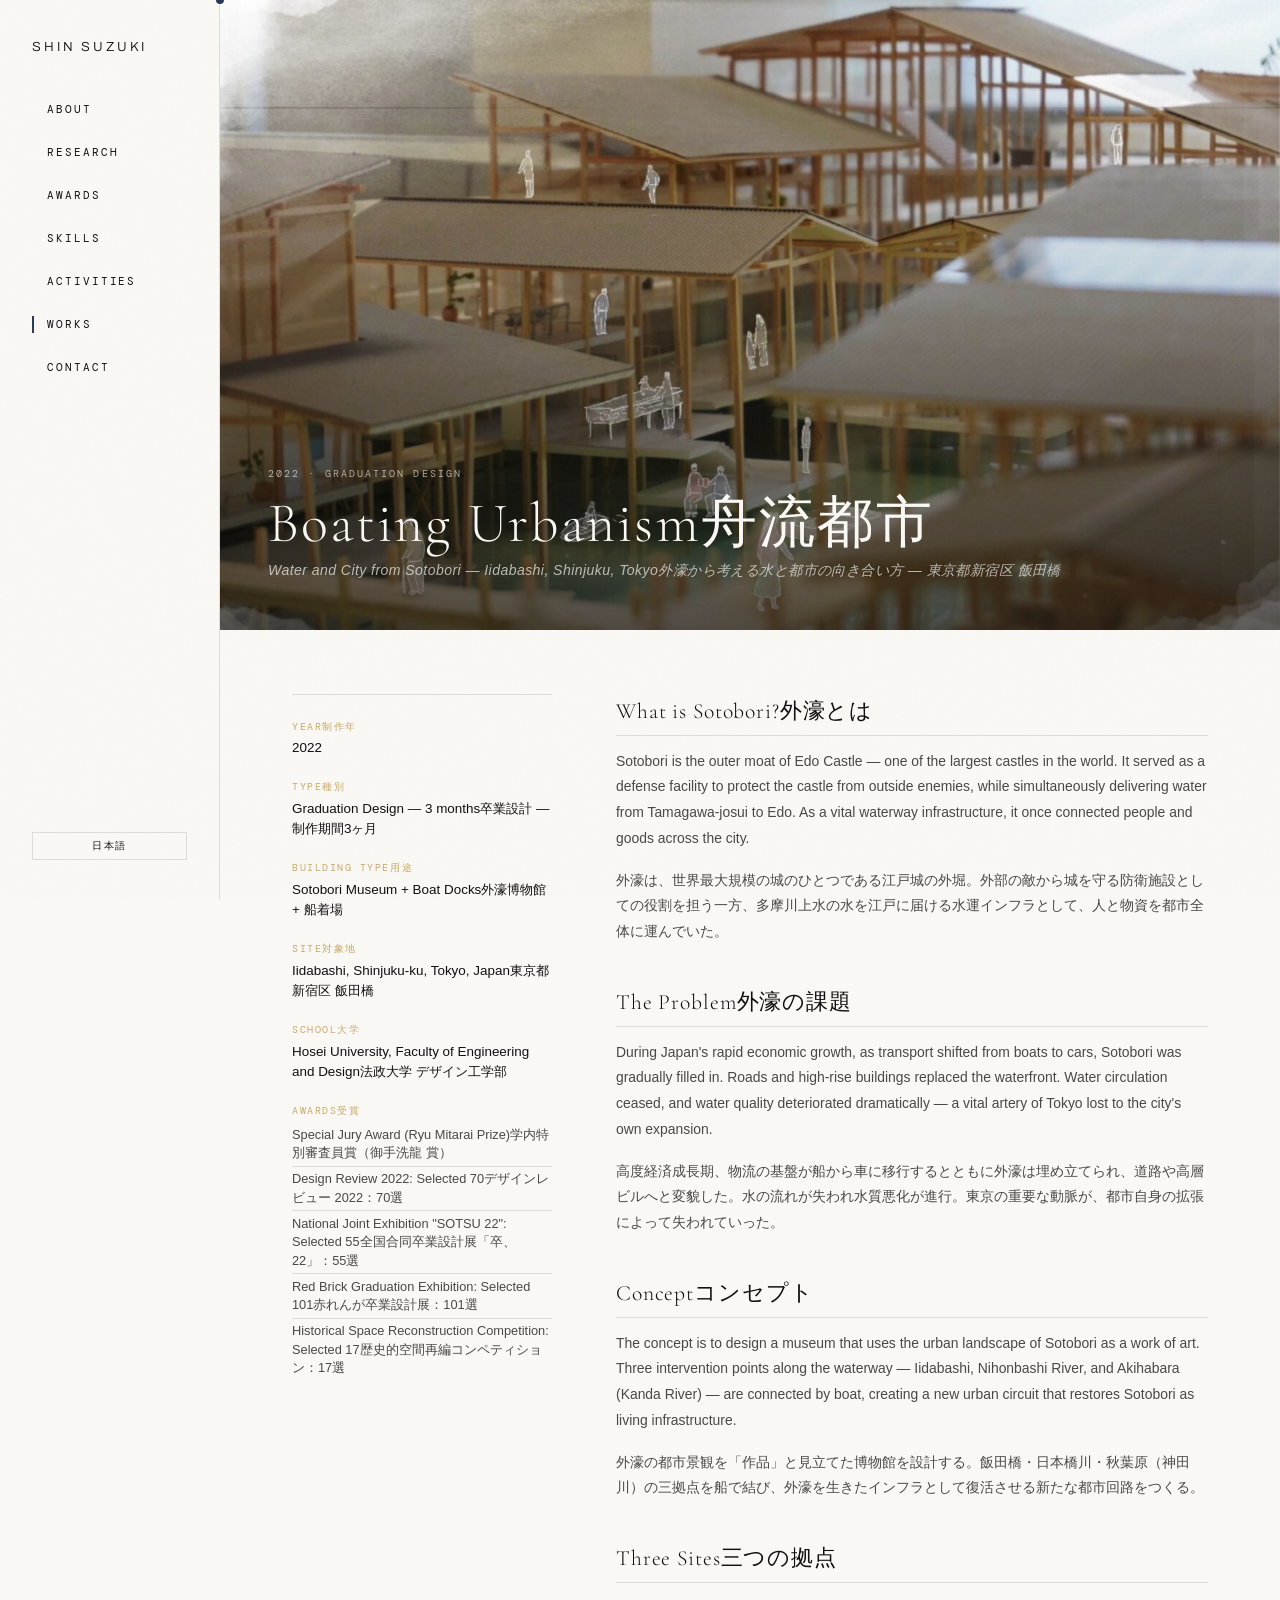
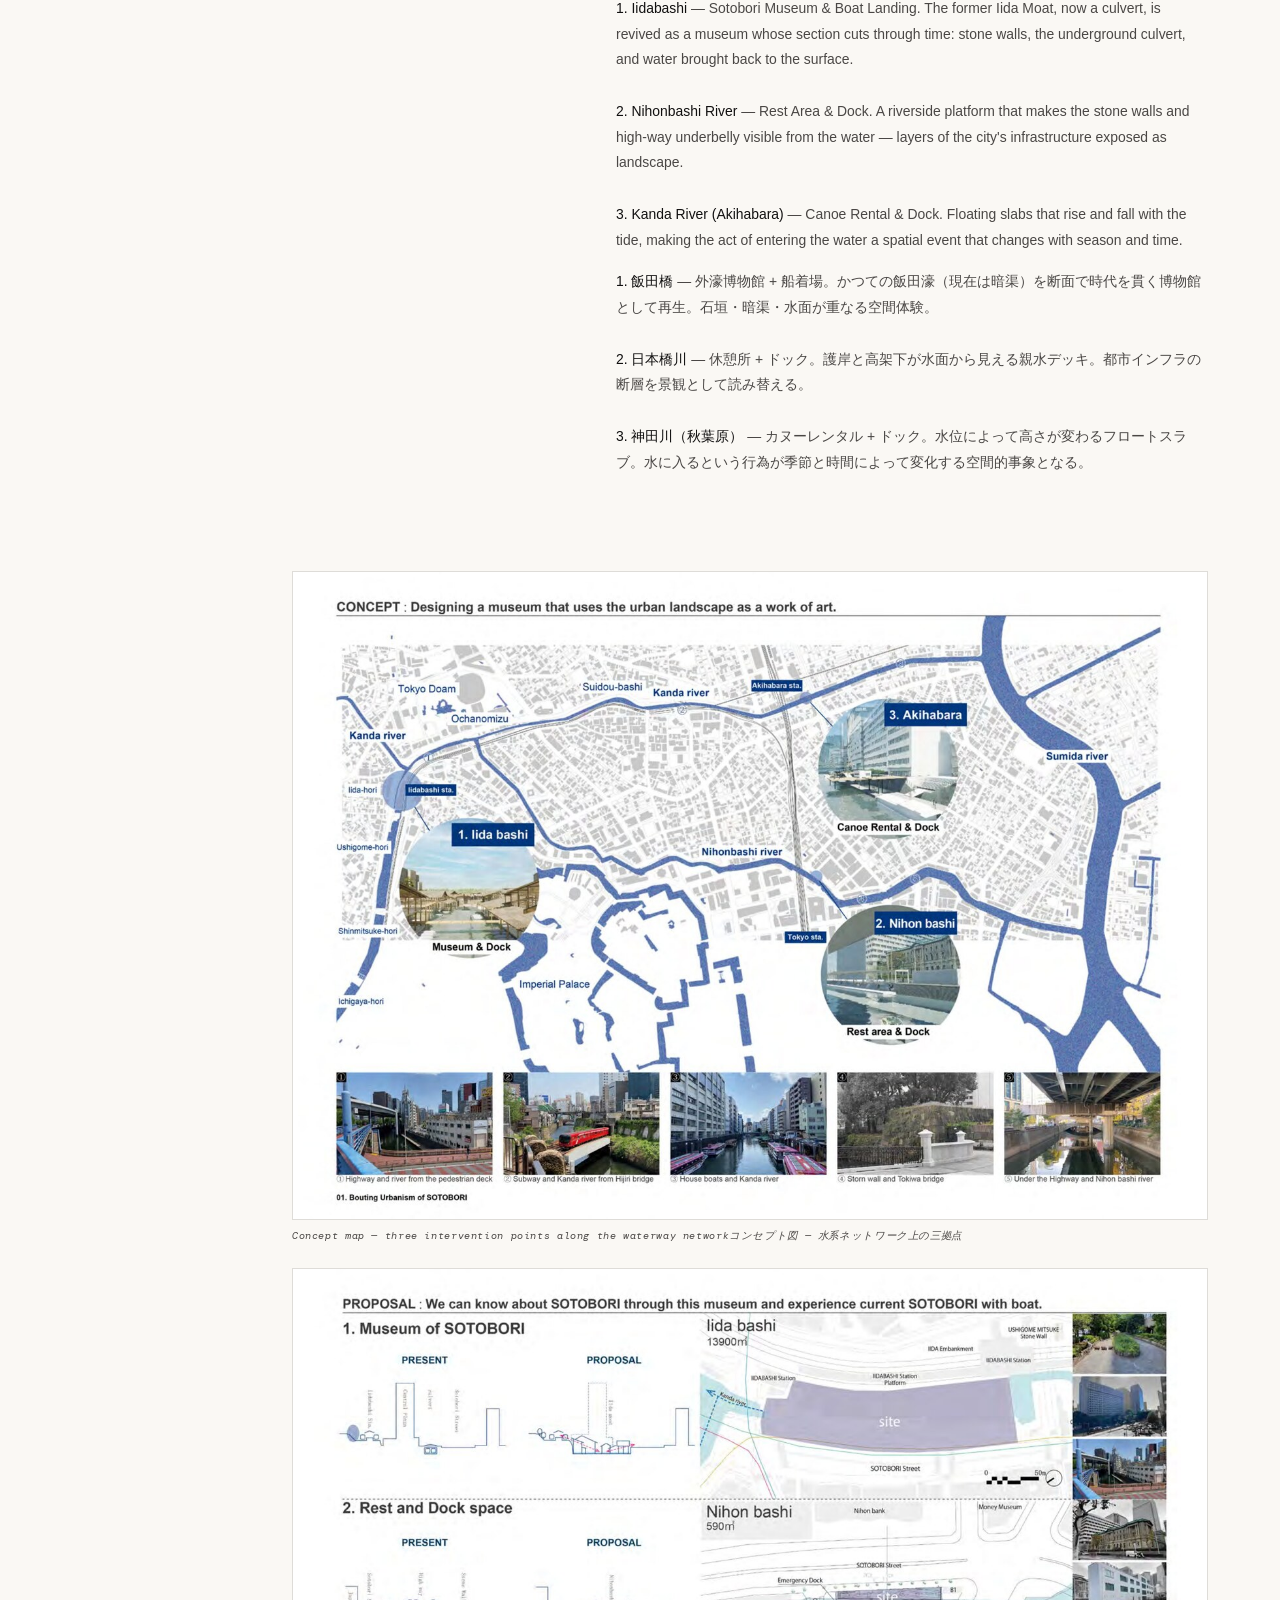
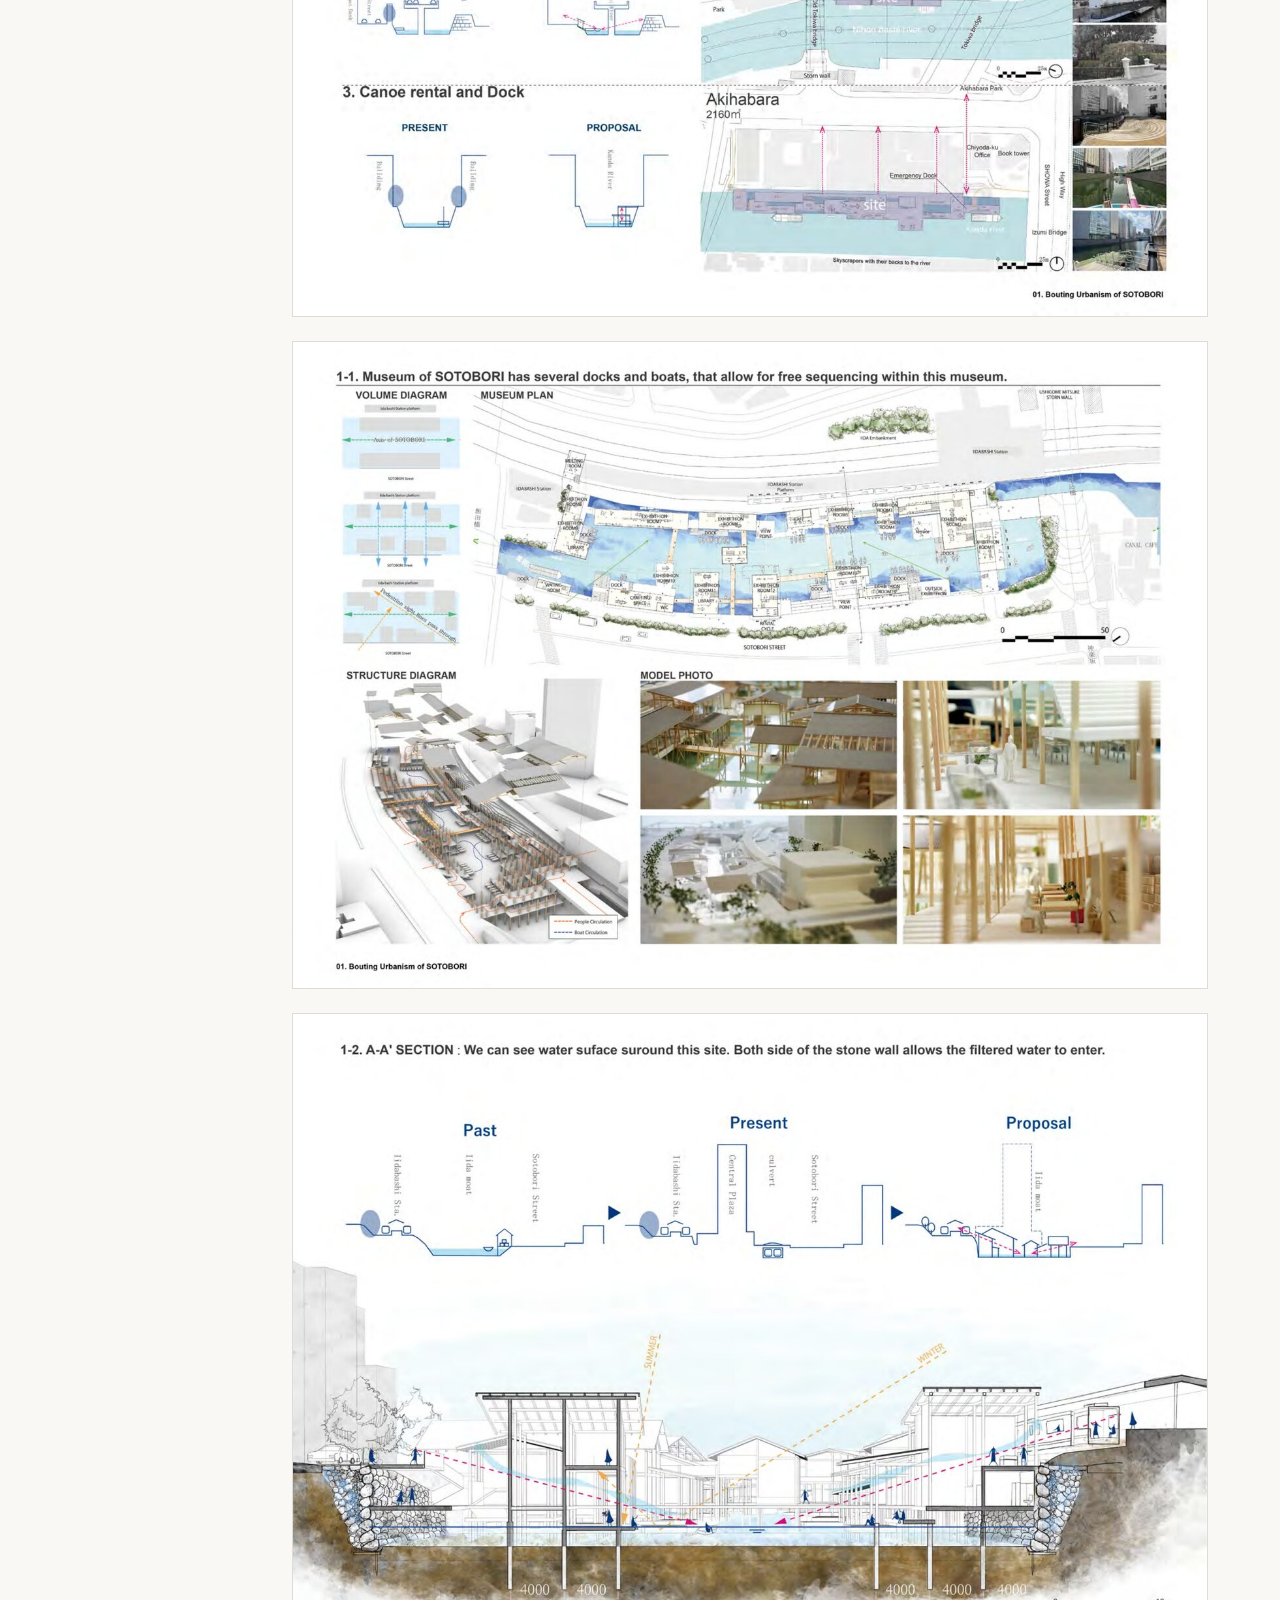
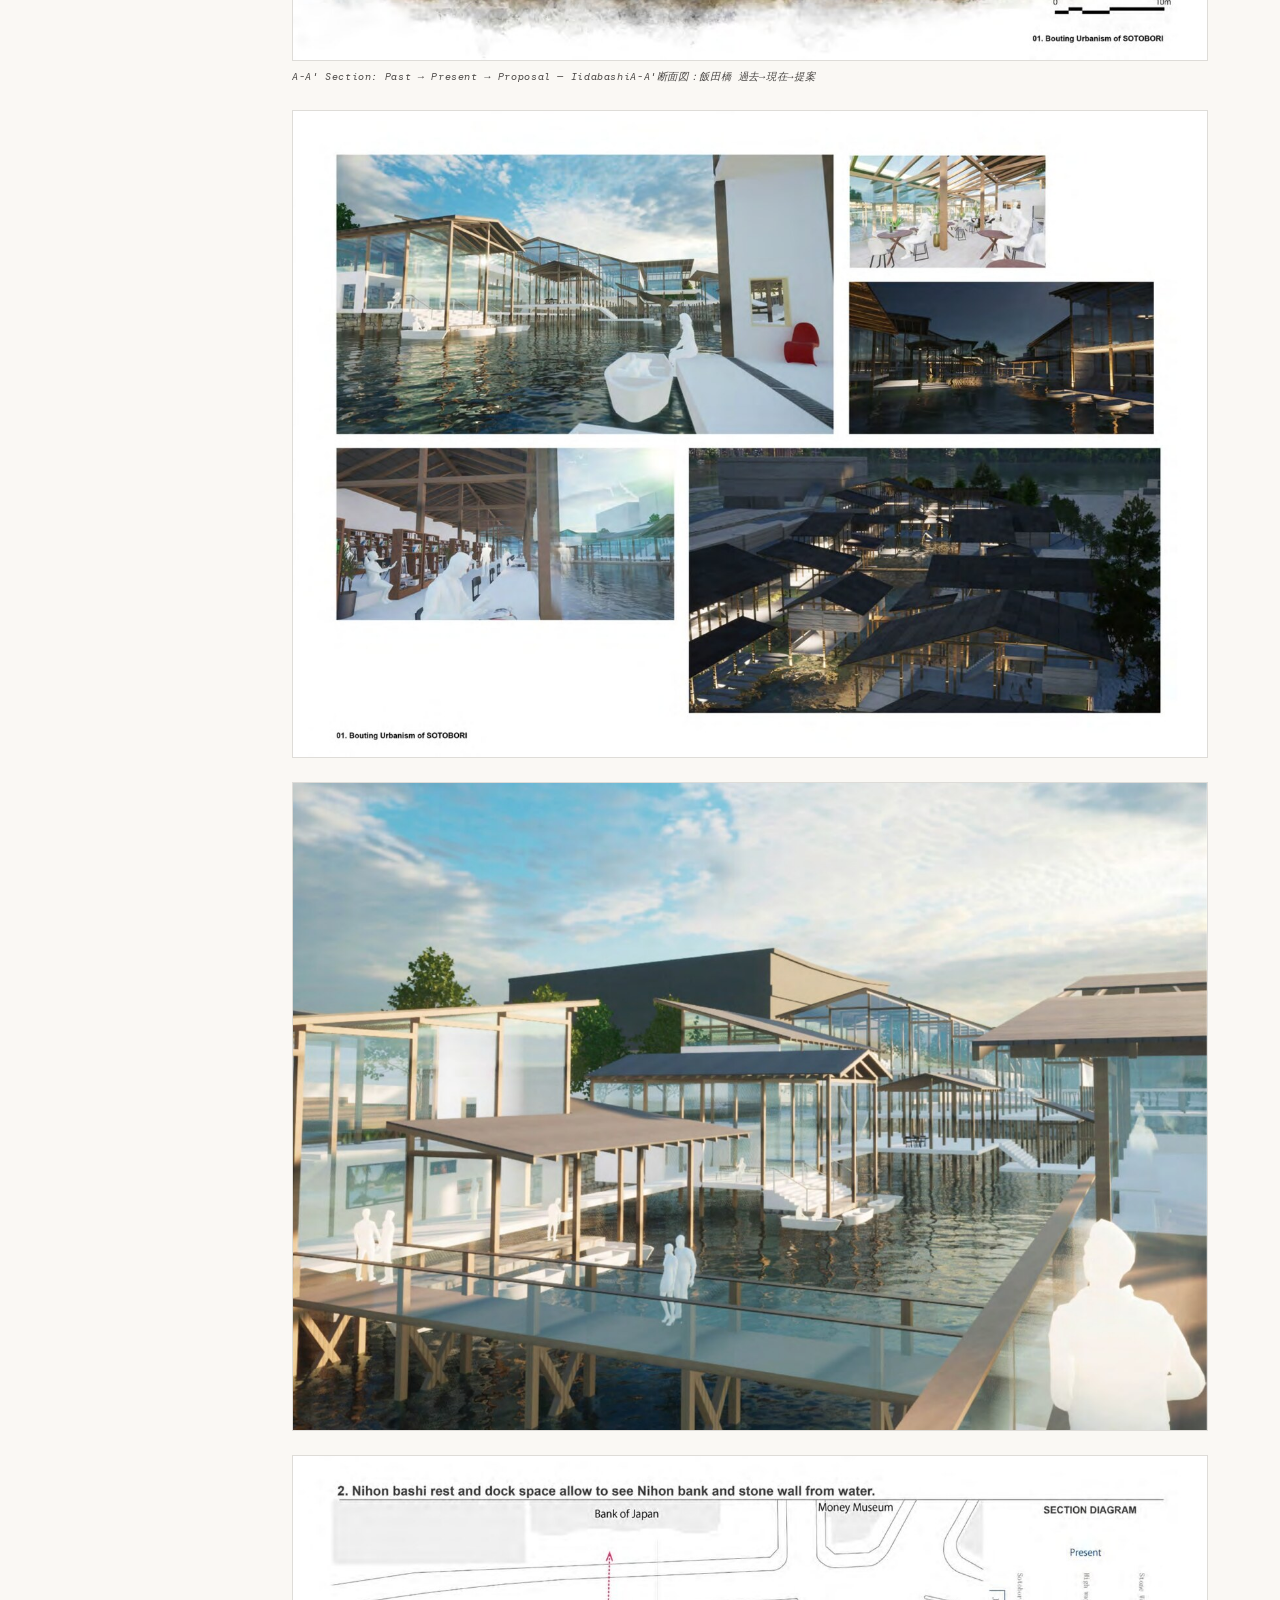
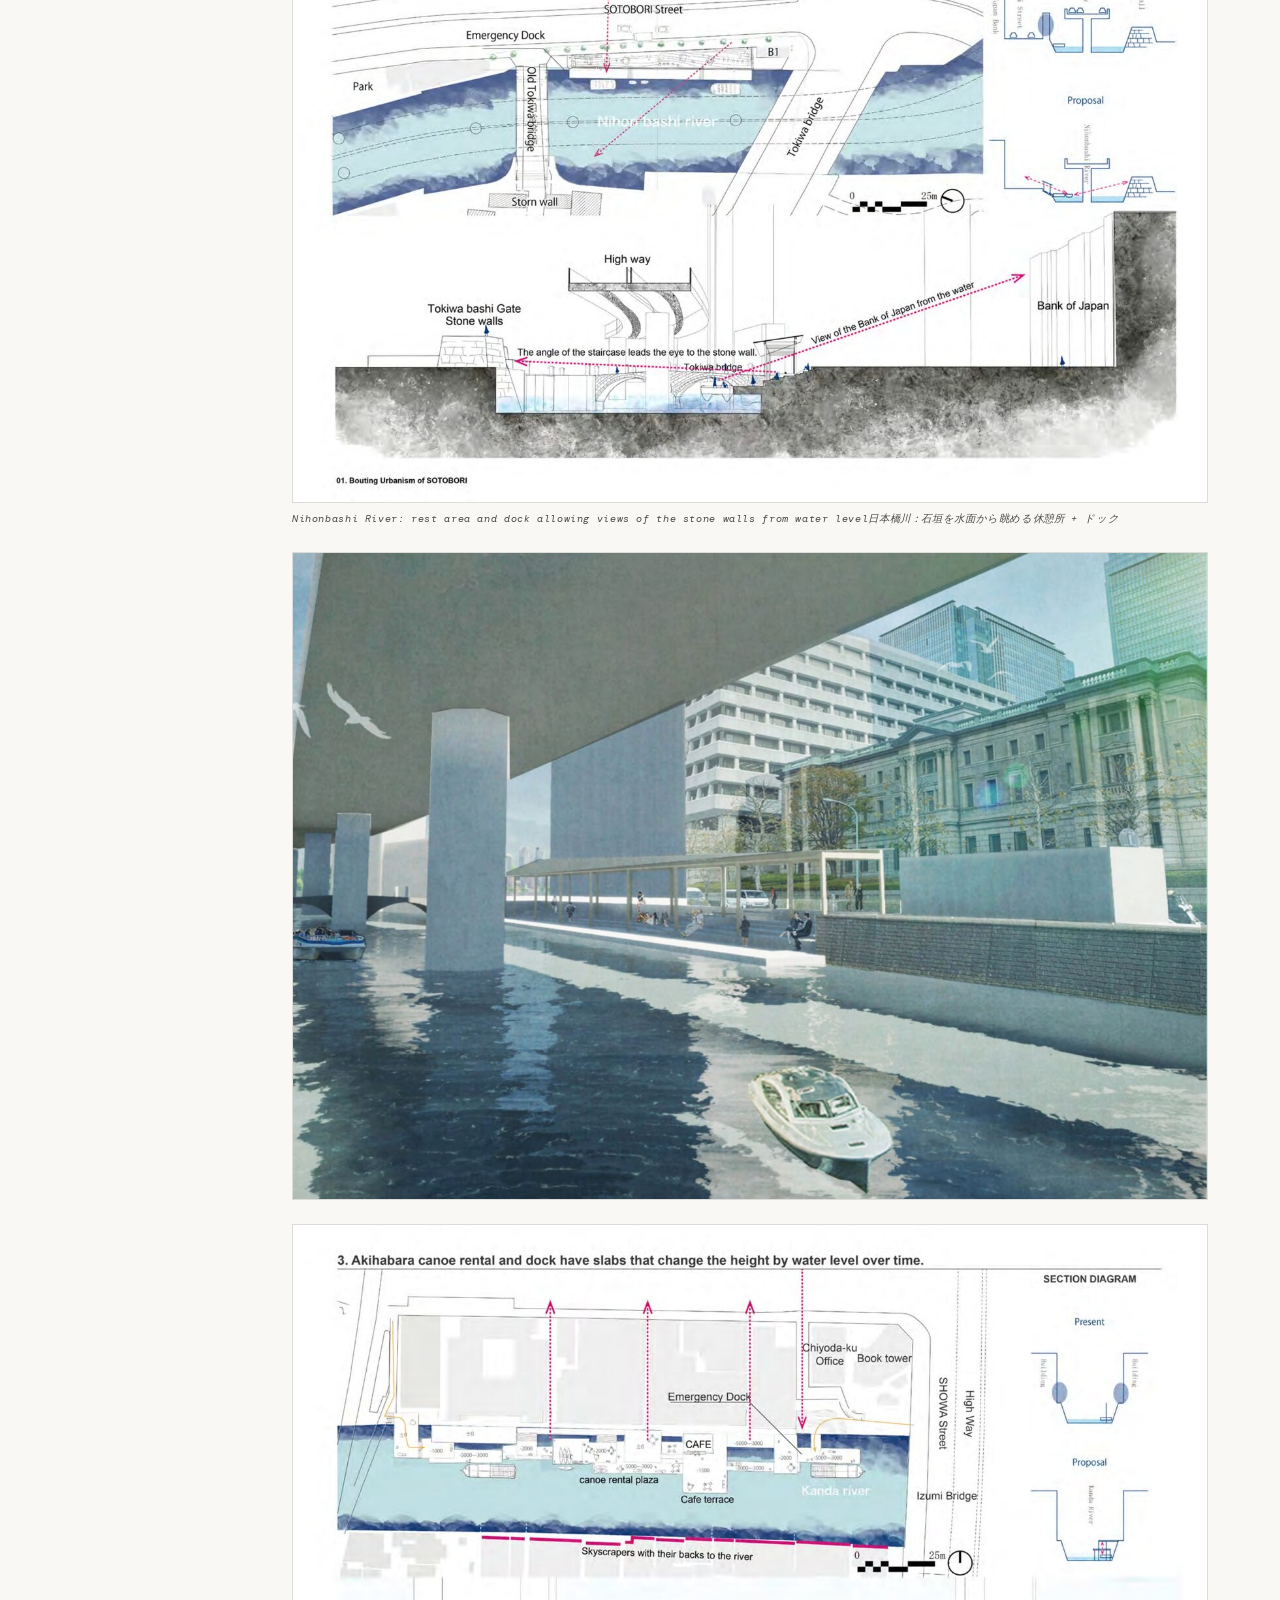
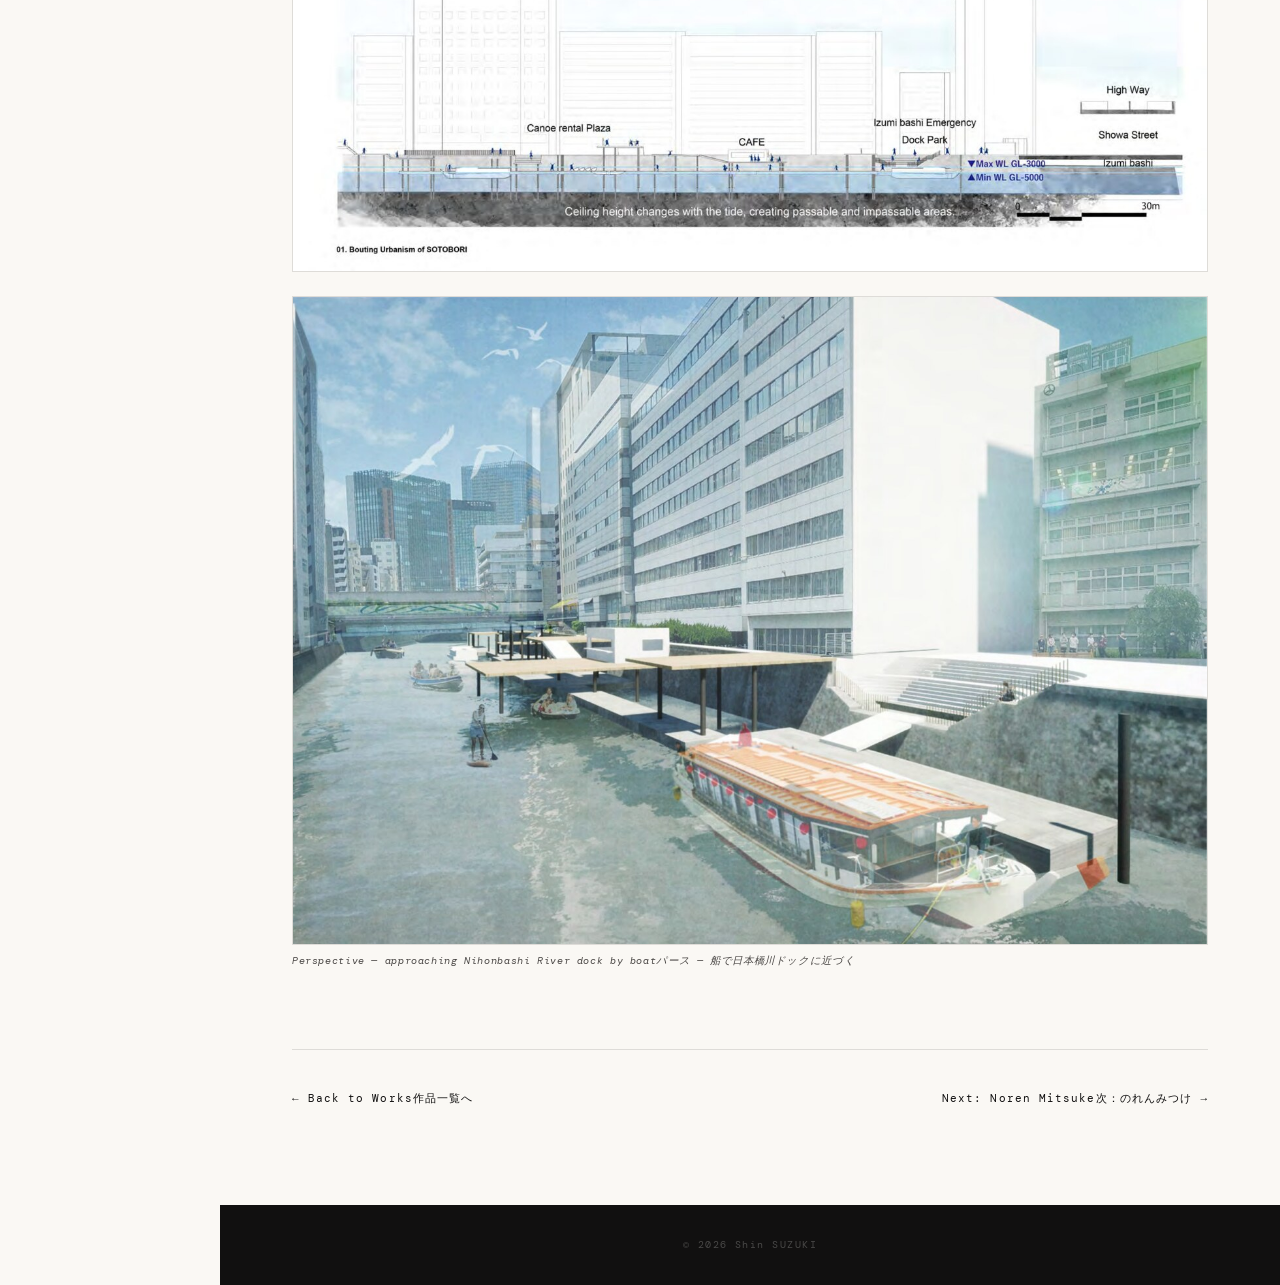
<file: works/funagare-toshi.html>
<!DOCTYPE html>
<html lang="en">
<head>
  <meta charset="UTF-8" />
  <meta name="viewport" content="width=device-width, initial-scale=1.0" />
  <title>舟流都市 — Shin SUZUKI</title>
  <link rel="preconnect" href="https://fonts.googleapis.com">
  <link rel="preconnect" href="https://fonts.gstatic.com" crossorigin>
  <link href="https://fonts.googleapis.com/css2?family=Cormorant+Garamond:ital,wght@0,300;0,400;0,600;1,300;1,400&family=DM+Mono:ital@0;1&family=Archivo:wght@300;400;600&display=swap" rel="stylesheet" />
  <link rel="stylesheet" href="work-detail.css" />
</head>
<body>

  <!-- Sidebar nav -->
  <nav id="side-nav" aria-label="Main navigation">
    <a href="../index.html" class="nav-monogram">SHIN SUZUKI</a>
    <ul class="nav-links">
      <li><a href="../index.html#about"      class="nav-link"><span class="nav-en">About</span></a></li>
      <li><a href="../index.html#research"   class="nav-link"><span class="nav-en">Research</span></a></li>
      <li><a href="../index.html#awards"     class="nav-link"><span class="nav-en">Awards</span></a></li>
      <li><a href="../index.html#skills"     class="nav-link"><span class="nav-en">Skills</span></a></li>
      <li><a href="../index.html#activities" class="nav-link"><span class="nav-en">Activities</span></a></li>
      <li><a href="../works.html" class="nav-link active"><span class="nav-en">Works</span></a></li>
      <li><a href="../index.html#contact"    class="nav-link"><span class="nav-en">Contact</span></a></li>
    </ul>
    <button id="nav-lang" onclick="toggleLang()">日本語</button>
  </nav>
  <div id="top-bar" aria-hidden="true"><span class="bar-name">Shin SUZUKI</span></div>
  <button id="hamburger" aria-label="Open menu" aria-expanded="false"><span></span><span></span><span></span></button>
  <nav id="mobile-nav" aria-label="Mobile navigation">
    <a href="../index.html#about">About</a>
    <a href="../index.html#research">Research</a>
    <a href="../index.html#awards">Awards</a>
    <a href="../index.html#skills">Skills</a>
    <a href="../index.html#activities">Activities</a>
    <a href="../works.html">Works</a>
    <a href="../index.html#contact">Contact</a>
    <button id="mobile-lang" onclick="toggleLang()">日本語</button>
  </nav>
  <div id="progress"></div>
  <div class="cursor" id="cursor" aria-hidden="true"></div>


  <div class="work-hero">
    <img src="../assets/works/funagare-toshi/hero.jpg" alt="舟流都市" />
    <div class="work-hero-overlay">
      <div class="work-hero-text">
        <span class="work-tag">2022 · Graduation Design</span>
        <h1><span class="en">Boating Urbanism</span><span class="ja">舟流都市</span></h1>
        <p><span class="en">Water and City from Sotobori — Iidabashi, Shinjuku, Tokyo</span><span class="ja">外濠から考える水と都市の向き合い方 — 東京都新宿区 飯田橋</span></p>
      </div>
    </div>
  </div>

  <div class="work-body">
    <div class="work-intro">
      <div class="work-meta-block">
        <div class="meta-row">
          <span class="meta-key"><span class="en">Year</span><span class="ja">制作年</span></span>
          <span class="meta-val">2022</span>
        </div>
        <div class="meta-row">
          <span class="meta-key"><span class="en">Type</span><span class="ja">種別</span></span>
          <span class="meta-val"><span class="en">Graduation Design — 3 months</span><span class="ja">卒業設計 — 制作期間3ヶ月</span></span>
        </div>
        <div class="meta-row">
          <span class="meta-key"><span class="en">Building Type</span><span class="ja">用途</span></span>
          <span class="meta-val"><span class="en">Sotobori Museum + Boat Docks</span><span class="ja">外濠博物館 + 船着場</span></span>
        </div>
        <div class="meta-row">
          <span class="meta-key"><span class="en">Site</span><span class="ja">対象地</span></span>
          <span class="meta-val"><span class="en">Iidabashi, Shinjuku-ku, Tokyo, Japan</span><span class="ja">東京都新宿区 飯田橋</span></span>
        </div>
        <div class="meta-row">
          <span class="meta-key"><span class="en">School</span><span class="ja">大学</span></span>
          <span class="meta-val"><span class="en">Hosei University, Faculty of Engineering and Design</span><span class="ja">法政大学 デザイン工学部</span></span>
        </div>
        <div class="meta-row awards-row">
          <span class="meta-key"><span class="en">Awards</span><span class="ja">受賞</span></span>
          <span class="meta-val">
            <ul>
              <li><span class="en">Special Jury Award (Ryu Mitarai Prize)</span><span class="ja">学内特別審査員賞（御手洗龍 賞）</span></li>
              <li><span class="en">Design Review 2022: Selected 70</span><span class="ja">デザインレビュー 2022：70選</span></li>
              <li><span class="en">National Joint Exhibition "SOTSU 22": Selected 55</span><span class="ja">全国合同卒業設計展「卒、22」：55選</span></li>
              <li><span class="en">Red Brick Graduation Exhibition: Selected 101</span><span class="ja">赤れんが卒業設計展：101選</span></li>
              <li><span class="en">Historical Space Reconstruction Competition: Selected 17</span><span class="ja">歴史的空間再編コンペティション：17選</span></li>
            </ul>
          </span>
        </div>
      </div>

      <div class="work-description">
        <h2><span class="en">What is Sotobori?</span><span class="ja">外濠とは</span></h2>
        <p class="en">
          Sotobori is the outer moat of Edo Castle — one of the largest castles in the world. It served as a defense facility to protect the castle from outside enemies, while simultaneously delivering water from Tamagawa-josui to Edo. As a vital waterway infrastructure, it once connected people and goods across the city.
        </p>
        <p class="ja">
          外濠は、世界最大規模の城のひとつである江戸城の外堀。外部の敵から城を守る防衛施設としての役割を担う一方、多摩川上水の水を江戸に届ける水運インフラとして、人と物資を都市全体に運んでいた。
        </p>

        <h2><span class="en">The Problem</span><span class="ja">外濠の課題</span></h2>
        <p class="en">
          During Japan's rapid economic growth, as transport shifted from boats to cars, Sotobori was gradually filled in. Roads and high-rise buildings replaced the waterfront. Water circulation ceased, and water quality deteriorated dramatically — a vital artery of Tokyo lost to the city's own expansion.
        </p>
        <p class="ja">
          高度経済成長期、物流の基盤が船から車に移行するとともに外濠は埋め立てられ、道路や高層ビルへと変貌した。水の流れが失われ水質悪化が進行。東京の重要な動脈が、都市自身の拡張によって失われていった。
        </p>

        <h2><span class="en">Concept</span><span class="ja">コンセプト</span></h2>
        <p class="en">
          The concept is to design a museum that uses the urban landscape of Sotobori as a work of art. Three intervention points along the waterway — Iidabashi, Nihonbashi River, and Akihabara (Kanda River) — are connected by boat, creating a new urban circuit that restores Sotobori as living infrastructure.
        </p>
        <p class="ja">
          外濠の都市景観を「作品」と見立てた博物館を設計する。飯田橋・日本橋川・秋葉原（神田川）の三拠点を船で結び、外濠を生きたインフラとして復活させる新たな都市回路をつくる。
        </p>

        <h2><span class="en">Three Sites</span><span class="ja">三つの拠点</span></h2>
        <p class="en">
          <strong>1. Iidabashi</strong> — Sotobori Museum &amp; Boat Landing. The former Iida Moat, now a culvert, is revived as a museum whose section cuts through time: stone walls, the underground culvert, and water brought back to the surface.<br /><br />
          <strong>2. Nihonbashi River</strong> — Rest Area &amp; Dock. A riverside platform that makes the stone walls and high-way underbelly visible from the water — layers of the city's infrastructure exposed as landscape.<br /><br />
          <strong>3. Kanda River (Akihabara)</strong> — Canoe Rental &amp; Dock. Floating slabs that rise and fall with the tide, making the act of entering the water a spatial event that changes with season and time.
        </p>
        <p class="ja">
          <strong>1. 飯田橋</strong> — 外濠博物館 + 船着場。かつての飯田濠（現在は暗渠）を断面で時代を貫く博物館として再生。石垣・暗渠・水面が重なる空間体験。<br /><br />
          <strong>2. 日本橋川</strong> — 休憩所 + ドック。護岸と高架下が水面から見える親水デッキ。都市インフラの断層を景観として読み替える。<br /><br />
          <strong>3. 神田川（秋葉原）</strong> — カヌーレンタル + ドック。水位によって高さが変わるフロートスラブ。水に入るという行為が季節と時間によって変化する空間的事象となる。
        </p>
      </div>
    </div>

    <div class="work-gallery">
      <div class="gallery-full">
        <img src="../assets/works/funagare-toshi/port-05.jpg" alt="Concept map — three intervention points along the waterway" loading="lazy" />
        <p class="gallery-caption"><span class="en">Concept map — three intervention points along the waterway network</span><span class="ja">コンセプト図 — 水系ネットワーク上の三拠点</span></p>
      </div>
      <div class="gallery-full">
        <img src="../assets/works/funagare-toshi/port-06.jpg" alt="Iidabashi site plan" loading="lazy" />
      </div>
      <div class="gallery-full">
        <img src="../assets/works/funagare-toshi/port-07.jpg" alt="Site analysis" loading="lazy" />
      </div>
      <div class="gallery-full">
        <img src="../assets/works/funagare-toshi/port-08.jpg" alt="A-A Section — Past / Present / Proposal" loading="lazy" />
        <p class="gallery-caption"><span class="en">A-A' Section: Past → Present → Proposal — Iidabashi</span><span class="ja">A-A'断面図：飯田橋 過去→現在→提案</span></p>
      </div>
      <div class="gallery-full">
        <img src="../assets/works/funagare-toshi/port-09.jpg" alt="Rendering — waterfront" loading="lazy" />
      </div>
      <div class="gallery-full">
        <img src="../assets/works/funagare-toshi/port-10.jpg" alt="Rendering — night view" loading="lazy" />
      </div>
      <div class="gallery-full">
        <img src="../assets/works/funagare-toshi/port-11.jpg" alt="Nihonbashi River dock" loading="lazy" />
        <p class="gallery-caption"><span class="en">Nihonbashi River: rest area and dock allowing views of the stone walls from water level</span><span class="ja">日本橋川：石垣を水面から眺める休憩所 + ドック</span></p>
      </div>
      <div class="gallery-full">
        <img src="../assets/works/funagare-toshi/port-12.jpg" alt="Plan and section details" loading="lazy" />
      </div>
      <div class="gallery-full">
        <img src="../assets/works/funagare-toshi/port-13.jpg" alt="Akihabara canoe dock section" loading="lazy" />
      </div>
      <div class="gallery-full">
        <img src="../assets/works/funagare-toshi/port-14.jpg" alt="Perspective — boat on Nihonbashi River" loading="lazy" />
        <p class="gallery-caption"><span class="en">Perspective — approaching Nihonbashi River dock by boat</span><span class="ja">パース — 船で日本橋川ドックに近づく</span></p>
      </div>
    </div>

    <div class="work-nav">
      <a href="../works.html" class="back-link">← <span class="en">Back to Works</span><span class="ja">作品一覧へ</span></a>
      <a href="noren-mitsuke.html" class="next-link"><span class="en">Next: Noren Mitsuke</span><span class="ja">次：のれんみつけ</span> →</a>
    </div>
  </div>

  <footer><p>© 2026 Shin SUZUKI</p></footer>

  <script src="work-detail.js"></script>
  <script>
    function setLang(isJa) {
      document.querySelectorAll('.en').forEach(el => { el.style.display = isJa ? 'none' : ''; });
      document.querySelectorAll('.ja').forEach(el => {
        if (isJa) { el.style.display = el.tagName === 'P' ? 'block' : 'inline'; }
        else { el.style.display = 'none'; }
      });
      ['nav-lang','mobile-lang'].forEach(id => {
        const el = document.getElementById(id);
        if (el) el.textContent = isJa ? 'EN' : '日本語';
      });
    }
    function toggleLang() {
      const isJa = !document.body.classList.contains('ja');
      document.body.classList.toggle('ja', isJa);
      localStorage.setItem('lang', isJa ? 'ja' : 'en');
      setLang(isJa);
    }
    if (localStorage.getItem('lang') === 'ja') {
      document.body.classList.add('ja');
      setLang(true);
    }
  </script>
</body>
</html>
</file>
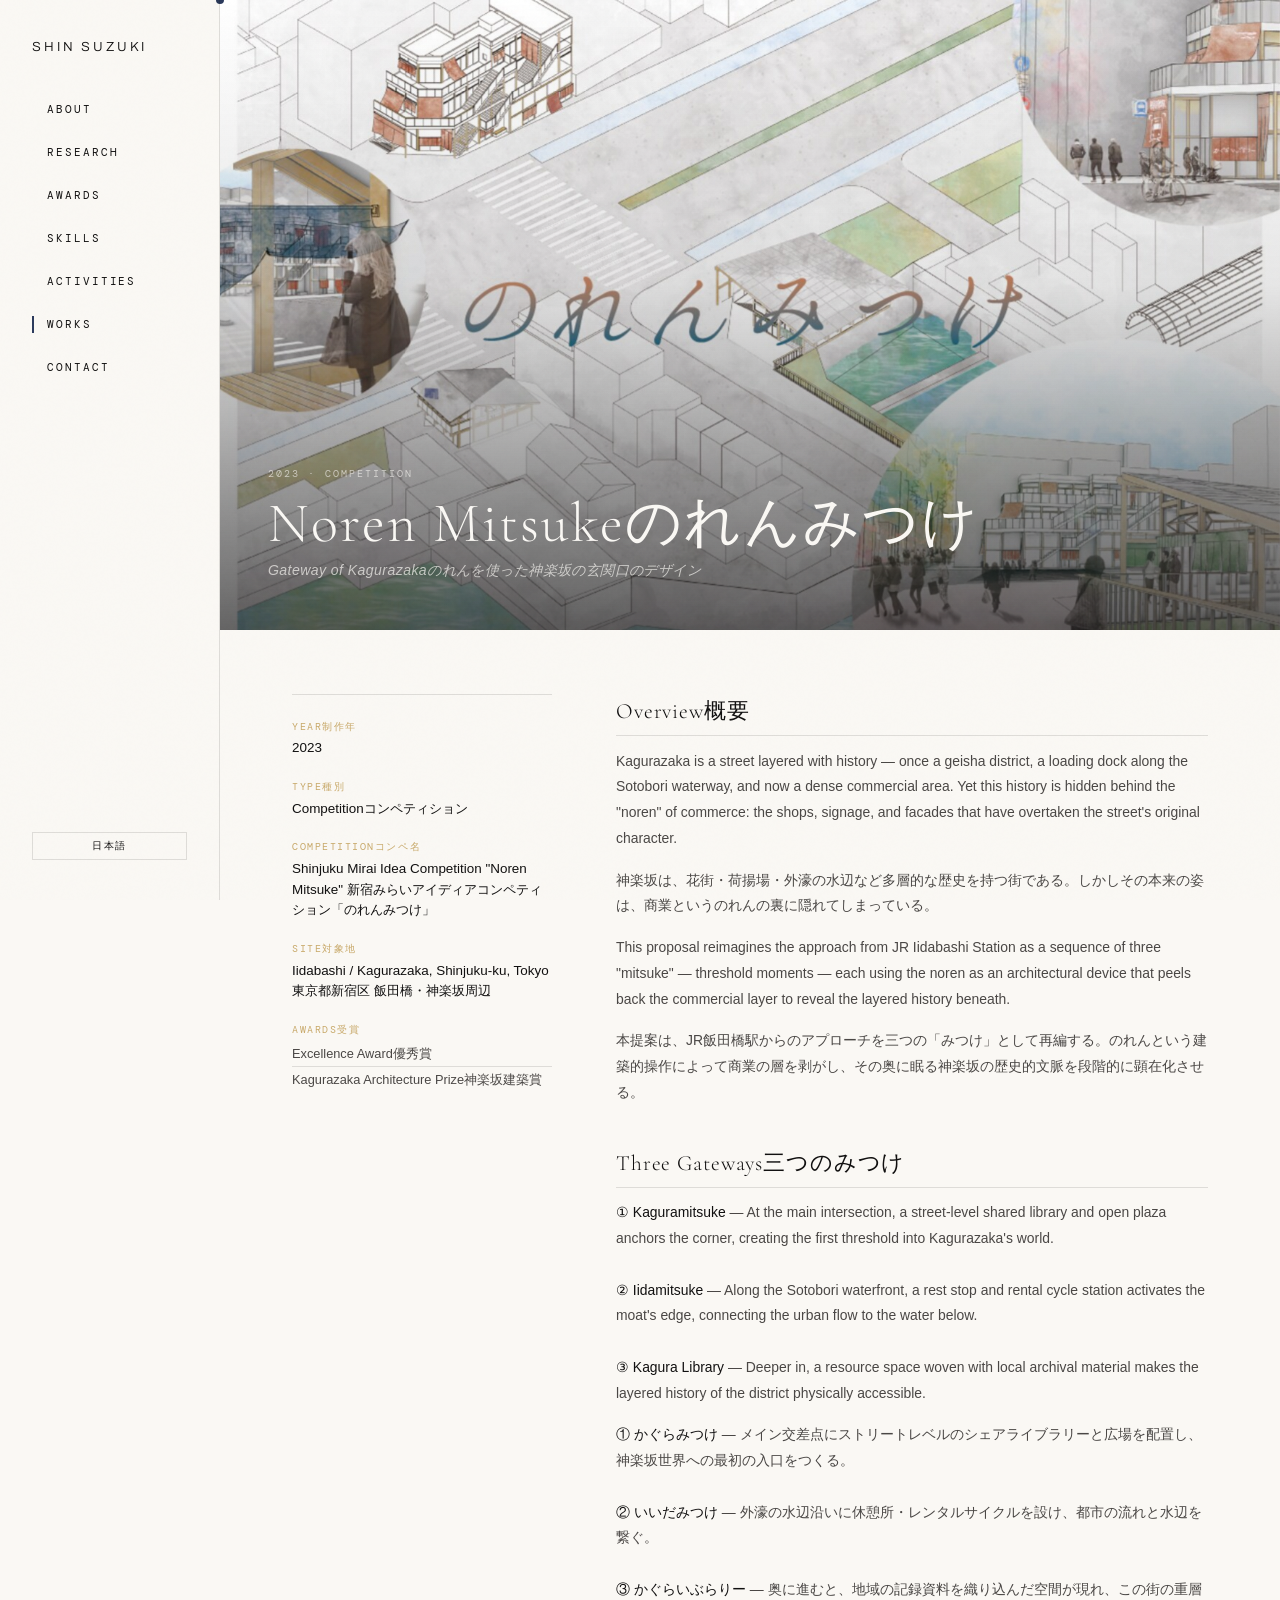
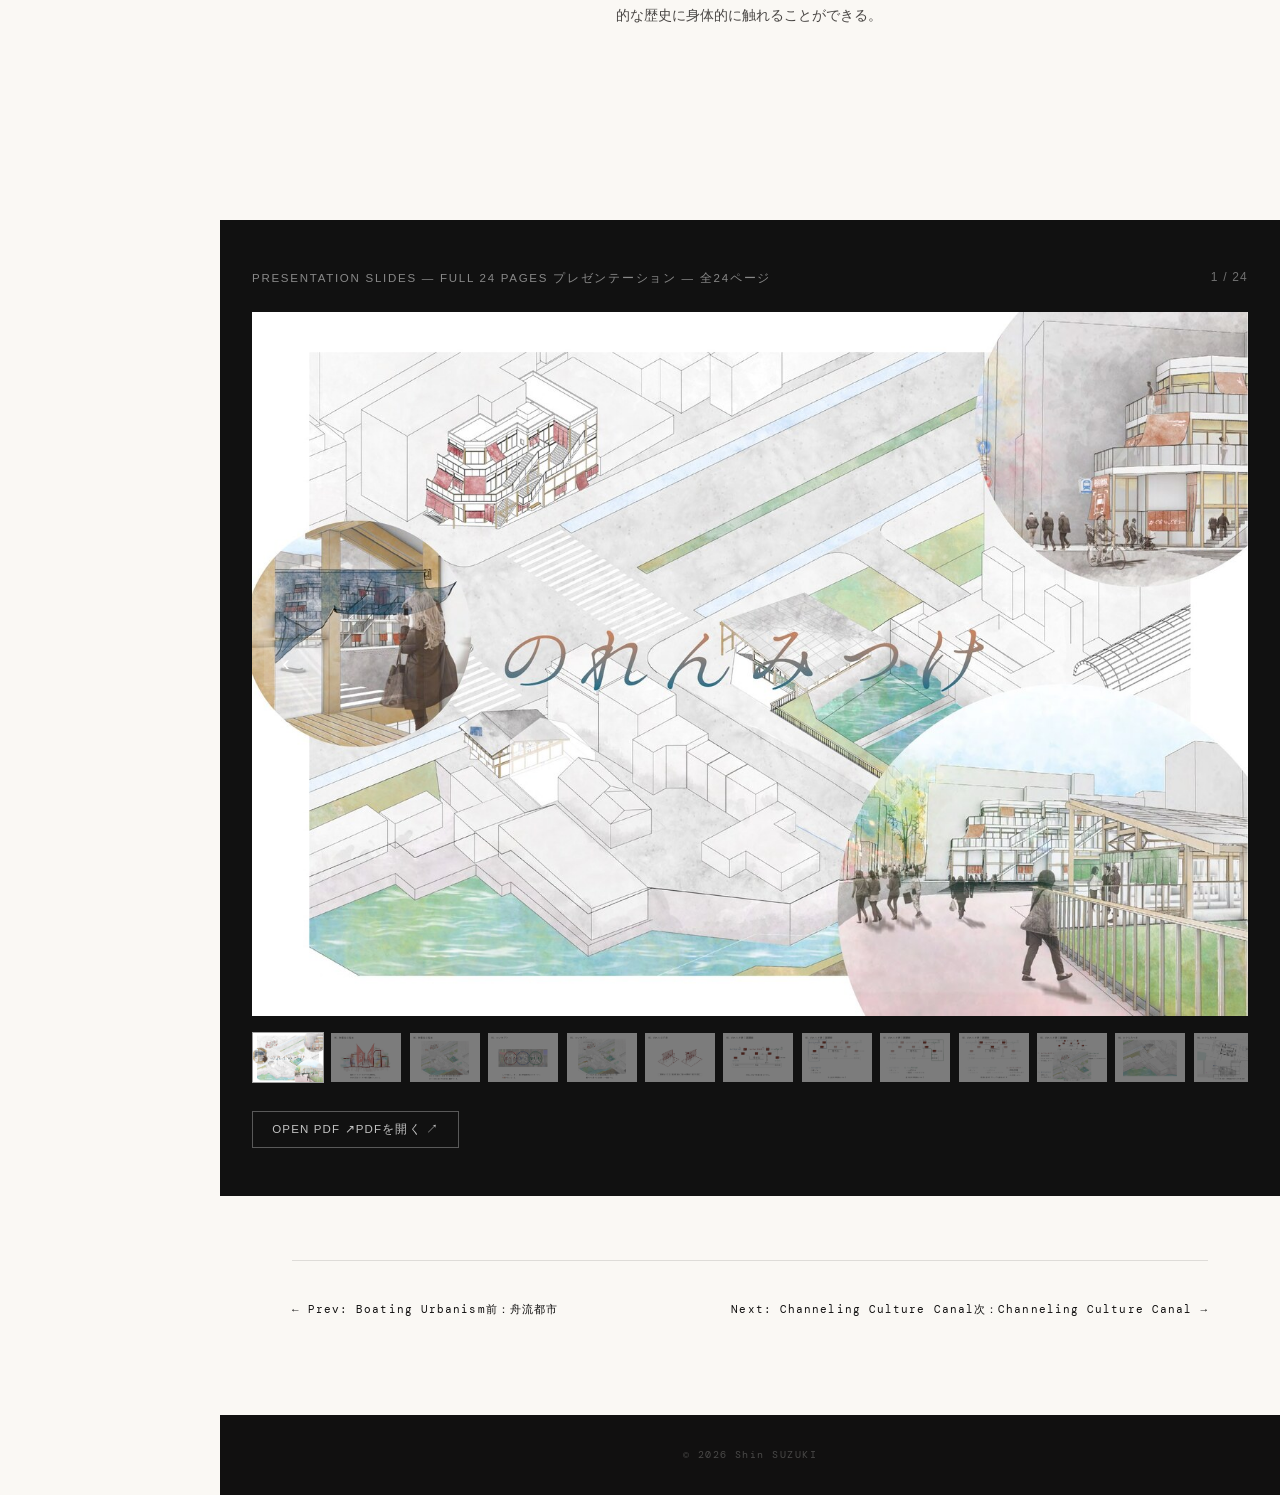
<file: works/noren-mitsuke.html>
<!DOCTYPE html>
<html lang="en">
<head>
  <meta charset="UTF-8" />
  <meta name="viewport" content="width=device-width, initial-scale=1.0" />
  <title>のれんみつけ — Shin SUZUKI</title>
  <link rel="preconnect" href="https://fonts.googleapis.com">
  <link rel="preconnect" href="https://fonts.gstatic.com" crossorigin>
  <link href="https://fonts.googleapis.com/css2?family=Cormorant+Garamond:ital,wght@0,300;0,400;0,600;1,300;1,400&family=DM+Mono:ital@0;1&family=Archivo:wght@300;400;600&display=swap" rel="stylesheet" />
  <link rel="stylesheet" href="work-detail.css" />
  <style>
    /* Slideshow viewer */
    .slide-viewer {
      background: #111;
      padding: 3rem 0;
      margin-bottom: 4rem;
    }
    .slide-viewer-inner {
      max-width: 1100px;
      margin: 0 auto;
      padding: 0 2rem;
    }
    .slide-viewer-header {
      display: flex;
      justify-content: space-between;
      align-items: center;
      margin-bottom: 1.5rem;
      flex-wrap: wrap;
      gap: 1rem;
    }
    .slide-viewer-title {
      font-family: 'Inter', sans-serif;
      font-size: 0.72rem;
      font-weight: 500;
      letter-spacing: 0.15em;
      text-transform: uppercase;
      color: rgba(255,255,255,0.5);
    }
    .slide-counter {
      font-family: 'Inter', sans-serif;
      font-size: 0.75rem;
      color: rgba(255,255,255,0.4);
      letter-spacing: 0.1em;
    }
    .slide-main {
      position: relative;
      width: 100%;
      aspect-ratio: 1190/842;
      background: #000;
      overflow: hidden;
    }
    .slide-main img {
      width: 100%;
      height: 100%;
      object-fit: contain;
      display: none;
    }
    .slide-main img.active { display: block; }
    .slide-btn {
      position: absolute;
      top: 50%;
      transform: translateY(-50%);
      background: rgba(255,255,255,0.1);
      border: none;
      color: #fff;
      font-size: 1.4rem;
      width: 44px;
      height: 44px;
      cursor: pointer;
      display: flex;
      align-items: center;
      justify-content: center;
      transition: background 0.2s;
      z-index: 10;
    }
    .slide-btn:hover { background: rgba(255,255,255,0.25); }
    .slide-btn.prev { left: 0.75rem; }
    .slide-btn.next { right: 0.75rem; }
    .slide-thumbs {
      display: flex;
      gap: 0.4rem;
      margin-top: 1rem;
      overflow-x: auto;
      padding-bottom: 0.5rem;
      scrollbar-width: thin;
      scrollbar-color: rgba(255,255,255,0.2) transparent;
    }
    .slide-thumb {
      flex-shrink: 0;
      width: 72px;
      height: 51px;
      overflow: hidden;
      cursor: pointer;
      opacity: 0.45;
      transition: opacity 0.2s;
      border: 1px solid transparent;
    }
    .slide-thumb:hover { opacity: 0.8; }
    .slide-thumb.active { opacity: 1; border-color: rgba(255,255,255,0.6); }
    .slide-thumb img { width: 100%; height: 100%; object-fit: cover; }
    .slide-actions {
      display: flex;
      gap: 1rem;
      margin-top: 1.25rem;
      flex-wrap: wrap;
    }
    .slide-action-btn {
      font-family: 'Inter', sans-serif;
      font-size: 0.72rem;
      font-weight: 500;
      letter-spacing: 0.1em;
      text-transform: uppercase;
      text-decoration: none;
      padding: 0.5rem 1.2rem;
      border: 1px solid rgba(255,255,255,0.3);
      color: rgba(255,255,255,0.75);
      transition: all 0.2s;
      cursor: pointer;
      background: transparent;
    }
    .slide-action-btn:hover {
      background: rgba(255,255,255,0.1);
      border-color: rgba(255,255,255,0.6);
      color: #fff;
    }
  </style>
</head>
<body>

  <!-- Sidebar nav -->
  <nav id="side-nav" aria-label="Main navigation">
    <a href="../index.html" class="nav-monogram">SHIN SUZUKI</a>
    <ul class="nav-links">
      <li><a href="../index.html#about"      class="nav-link"><span class="nav-en">About</span></a></li>
      <li><a href="../index.html#research"   class="nav-link"><span class="nav-en">Research</span></a></li>
      <li><a href="../index.html#awards"     class="nav-link"><span class="nav-en">Awards</span></a></li>
      <li><a href="../index.html#skills"     class="nav-link"><span class="nav-en">Skills</span></a></li>
      <li><a href="../index.html#activities" class="nav-link"><span class="nav-en">Activities</span></a></li>
      <li><a href="../works.html" class="nav-link active"><span class="nav-en">Works</span></a></li>
      <li><a href="../index.html#contact"    class="nav-link"><span class="nav-en">Contact</span></a></li>
    </ul>
    <button id="nav-lang" onclick="toggleLang()">日本語</button>
  </nav>
  <div id="top-bar" aria-hidden="true"><span class="bar-name">Shin SUZUKI</span></div>
  <button id="hamburger" aria-label="Open menu" aria-expanded="false"><span></span><span></span><span></span></button>
  <nav id="mobile-nav" aria-label="Mobile navigation">
    <a href="../index.html#about">About</a>
    <a href="../index.html#research">Research</a>
    <a href="../index.html#awards">Awards</a>
    <a href="../index.html#skills">Skills</a>
    <a href="../index.html#activities">Activities</a>
    <a href="../works.html">Works</a>
    <a href="../index.html#contact">Contact</a>
    <button id="mobile-lang" onclick="toggleLang()">日本語</button>
  </nav>
  <div id="progress"></div>
  <div class="cursor" id="cursor" aria-hidden="true"></div>


  <div class="work-hero">
    <img src="../assets/works/noren-mitsuke/hero.jpg" alt="のれんみつけ" />
    <div class="work-hero-overlay">
      <div class="work-hero-text">
        <span class="work-tag">2023 · Competition</span>
        <h1><span class="en">Noren Mitsuke</span><span class="ja">のれんみつけ</span></h1>
        <p><span class="en">Gateway of Kagurazaka</span><span class="ja">のれんを使った神楽坂の玄関口のデザイン</span></p>
      </div>
    </div>
  </div>

  <div class="work-body">
    <div class="work-intro">
      <div class="work-meta-block">
        <div class="meta-row">
          <span class="meta-key"><span class="en">Year</span><span class="ja">制作年</span></span>
          <span class="meta-val">2023</span>
        </div>
        <div class="meta-row">
          <span class="meta-key"><span class="en">Type</span><span class="ja">種別</span></span>
          <span class="meta-val"><span class="en">Competition</span><span class="ja">コンペティション</span></span>
        </div>
        <div class="meta-row">
          <span class="meta-key"><span class="en">Competition</span><span class="ja">コンペ名</span></span>
          <span class="meta-val">
            <span class="en">Shinjuku Mirai Idea Competition "Noren Mitsuke"</span>
            <span class="ja">新宿みらいアイディアコンペティション「のれんみつけ」</span>
          </span>
        </div>
        <div class="meta-row">
          <span class="meta-key"><span class="en">Site</span><span class="ja">対象地</span></span>
          <span class="meta-val">
            <span class="en">Iidabashi / Kagurazaka, Shinjuku-ku, Tokyo</span>
            <span class="ja">東京都新宿区 飯田橋・神楽坂周辺</span>
          </span>
        </div>
        <div class="meta-row awards-row">
          <span class="meta-key"><span class="en">Awards</span><span class="ja">受賞</span></span>
          <span class="meta-val">
            <ul>
              <li><span class="en">Excellence Award</span><span class="ja">優秀賞</span></li>
              <li><span class="en">Kagurazaka Architecture Prize</span><span class="ja">神楽坂建築賞</span></li>
            </ul>
          </span>
        </div>
      </div>

      <div class="work-description">
        <h2><span class="en">Overview</span><span class="ja">概要</span></h2>
        <p class="en">
          Kagurazaka is a street layered with history — once a geisha district, a loading dock along the Sotobori waterway, and now a dense commercial area. Yet this history is hidden behind the "noren" of commerce: the shops, signage, and facades that have overtaken the street's original character.
        </p>
        <p class="ja">
          神楽坂は、花街・荷揚場・外濠の水辺など多層的な歴史を持つ街である。しかしその本来の姿は、商業というのれんの裏に隠れてしまっている。
        </p>
        <p class="en">
          This proposal reimagines the approach from JR Iidabashi Station as a sequence of three "mitsuke" — threshold moments — each using the noren as an architectural device that peels back the commercial layer to reveal the layered history beneath.
        </p>
        <p class="ja">
          本提案は、JR飯田橋駅からのアプローチを三つの「みつけ」として再編する。のれんという建築的操作によって商業の層を剥がし、その奥に眠る神楽坂の歴史的文脈を段階的に顕在化させる。
        </p>

        <h2><span class="en">Three Gateways</span><span class="ja">三つのみつけ</span></h2>
        <p class="en">
          <strong>① Kaguramitsuke</strong> — At the main intersection, a street-level shared library and open plaza anchors the corner, creating the first threshold into Kagurazaka's world.<br /><br />
          <strong>② Iidamitsuke</strong> — Along the Sotobori waterfront, a rest stop and rental cycle station activates the moat's edge, connecting the urban flow to the water below.<br /><br />
          <strong>③ Kagura Library</strong> — Deeper in, a resource space woven with local archival material makes the layered history of the district physically accessible.
        </p>
        <p class="ja">
          <strong>① かぐらみつけ</strong> — メイン交差点にストリートレベルのシェアライブラリーと広場を配置し、神楽坂世界への最初の入口をつくる。<br /><br />
          <strong>② いいだみつけ</strong> — 外濠の水辺沿いに休憩所・レンタルサイクルを設け、都市の流れと水辺を繋ぐ。<br /><br />
          <strong>③ かぐらいぶらりー</strong> — 奥に進むと、地域の記録資料を織り込んだ空間が現れ、この街の重層的な歴史に身体的に触れることができる。
        </p>
      </div>
    </div>
  </div>

  <!-- Presentation Slideshow -->
  <div class="slide-viewer">
    <div class="slide-viewer-inner">
      <div class="slide-viewer-header">
        <span class="slide-viewer-title">
          <span class="en">Presentation Slides — Full 24 pages</span>
          <span class="ja">プレゼンテーション — 全24ページ</span>
        </span>
        <span class="slide-counter"><span id="current-slide">1</span> / 24</span>
      </div>

      <div class="slide-main" id="slide-main">
        <button class="slide-btn prev" onclick="changeSlide(-1)">&#8249;</button>
        <button class="slide-btn next" onclick="changeSlide(1)">&#8250;</button>
        <!-- slides injected by JS -->
      </div>

      <div class="slide-thumbs" id="slide-thumbs"></div>

      <div class="slide-actions">
        <a class="slide-action-btn" href="../assets/works/noren-mitsuke/noren-mitsuke-presentation.pdf" target="_blank">
          <span class="en">Open PDF ↗</span><span class="ja">PDFを開く ↗</span>
        </a>

      </div>
    </div>
  </div>

  <div class="work-body" style="padding-top:0">
    <div class="work-nav">
      <a href="funagare-toshi.html" class="back-link">← <span class="en">Prev: Boating Urbanism</span><span class="ja">前：舟流都市</span></a>
      <a href="channeling-culture-canal.html" class="next-link"><span class="en">Next: Channeling Culture Canal</span><span class="ja">次：Channeling Culture Canal</span> →</a>
    </div>
  </div>

  <footer><p>© 2026 Shin SUZUKI</p></footer>

  <script src="work-detail.js"></script>
  <script>
    // Build slides
    const total = 24;
    const main = document.getElementById('slide-main');
    const thumbs = document.getElementById('slide-thumbs');
    let current = 0;

    for (let i = 1; i <= total; i++) {
      const n = String(i).padStart(2, '0');
      const src = `../assets/works/noren-mitsuke/slide-${n}.jpg`;

      // main image
      const img = document.createElement('img');
      img.src = src;
      img.alt = `Slide ${i}`;
      if (i === 1) img.classList.add('active');
      main.appendChild(img);

      // thumbnail
      const thumb = document.createElement('div');
      thumb.className = 'slide-thumb' + (i === 1 ? ' active' : '');
      thumb.innerHTML = `<img src="${src}" alt="Slide ${i}" loading="lazy">`;
      thumb.addEventListener('click', () => goToSlide(i - 1));
      thumbs.appendChild(thumb);
    }

    function goToSlide(idx) {
      const imgs = main.querySelectorAll('img');
      const tbs = thumbs.querySelectorAll('.slide-thumb');
      imgs[current].classList.remove('active');
      tbs[current].classList.remove('active');
      current = (idx + total) % total;
      imgs[current].classList.add('active');
      tbs[current].classList.add('active');
      document.getElementById('current-slide').textContent = current + 1;
      // scroll thumbnail into view
      tbs[current].scrollIntoView({ behavior: 'smooth', block: 'nearest', inline: 'center' });
    }

    function changeSlide(dir) { goToSlide(current + dir); }

    // Keyboard navigation
    document.addEventListener('keydown', e => {
      if (e.key === 'ArrowRight') changeSlide(1);
      if (e.key === 'ArrowLeft') changeSlide(-1);
    });

    // Language toggle
    function setLang(isJa) {
      document.querySelectorAll('.en').forEach(el => { el.style.display = isJa ? 'none' : ''; });
      document.querySelectorAll('.ja').forEach(el => {
        if (isJa) { el.style.display = el.tagName === 'P' ? 'block' : 'inline'; }
        else { el.style.display = 'none'; }
      });
      document.getElementById('lang-toggle').textContent = isJa ? 'English' : '日本語';
    }
    function toggleLang() {
      const isJa = !document.body.classList.contains('ja');
      document.body.classList.toggle('ja', isJa);
      localStorage.setItem('lang', isJa ? 'ja' : 'en');
      setLang(isJa);
    }
    if (localStorage.getItem('lang') === 'ja') {
      document.body.classList.add('ja');
      setLang(true);
    }
  </script>
</body>
</html>
</file>
<file: style.css>
*, *::before, *::after {
  box-sizing: border-box;
  margin: 0;
  padding: 0;
}

:root {
  --black: #111111;
  --gray: #6b6b6b;
  --light-gray: #e8e8e8;
  --bg: #fafafa;
  --white: #ffffff;
}

html { scroll-behavior: smooth; }

body {
  font-family: 'Inter', sans-serif;
  background: var(--bg);
  color: var(--black);
  font-size: 15px;
  line-height: 1.7;
}

/* ── Language toggle ── */
.ja { display: none; }

/* ── Navigation ── */
nav {
  position: fixed;
  top: 0; left: 0; right: 0;
  z-index: 100;
  display: flex;
  justify-content: space-between;
  align-items: center;
  padding: 1.2rem 3rem;
  background: rgba(250, 250, 250, 0.92);
  backdrop-filter: blur(8px);
  border-bottom: 1px solid var(--light-gray);
  gap: 1rem;
}

.nav-name {
  font-size: 0.85rem;
  font-weight: 500;
  letter-spacing: 0.08em;
  text-transform: uppercase;
  white-space: nowrap;
}

nav ul {
  list-style: none;
  display: flex;
  gap: 2rem;
  flex-wrap: wrap;
}

nav ul a {
  text-decoration: none;
  color: var(--gray);
  font-size: 0.78rem;
  letter-spacing: 0.06em;
  text-transform: uppercase;
  transition: color 0.2s;
  white-space: nowrap;
}

nav ul a:hover { color: var(--black); }

#lang-toggle {
  background: none;
  border: 1px solid var(--light-gray);
  padding: 0.4rem 1rem;
  font-size: 0.75rem;
  letter-spacing: 0.08em;
  cursor: pointer;
  color: var(--gray);
  white-space: nowrap;
  transition: all 0.2s;
  font-family: 'Inter', sans-serif;
}

#lang-toggle:hover {
  border-color: var(--black);
  color: var(--black);
}

/* ── Hero ── */
#hero {
  min-height: 100vh;
  display: flex;
  align-items: center;
  padding: 6rem 3rem 3rem;
  border-bottom: 1px solid var(--light-gray);
}

.hero-content { max-width: 700px; }

.hero-label {
  font-size: 0.75rem;
  letter-spacing: 0.15em;
  text-transform: uppercase;
  color: var(--gray);
  margin-bottom: 1.5rem;
}

#hero h1 {
  font-family: 'Cormorant Garamond', serif;
  font-size: clamp(3rem, 8vw, 6rem);
  font-weight: 300;
  line-height: 1.05;
  margin-bottom: 2rem;
}

#hero h1 span { display: block; color: var(--gray); }

.hero-affiliation {
  font-size: 0.85rem;
  color: var(--gray);
  line-height: 1.8;
  margin-bottom: 2.5rem;
  border-left: 2px solid var(--light-gray);
  padding-left: 1rem;
}

.hero-cta {
  display: inline-block;
  text-decoration: none;
  font-size: 0.75rem;
  letter-spacing: 0.12em;
  text-transform: uppercase;
  color: var(--black);
  border: 1px solid var(--black);
  padding: 0.8rem 2rem;
  transition: all 0.25s;
}

.hero-cta:hover { background: var(--black); color: var(--white); }

/* ── Sections ── */
section {
  padding: 7rem 3rem;
  border-bottom: 1px solid var(--light-gray);
}

.container { max-width: 1100px; margin: 0 auto; }

.section-label {
  font-size: 0.7rem;
  letter-spacing: 0.2em;
  text-transform: uppercase;
  color: var(--gray);
  margin-bottom: 1.5rem;
}

h2 {
  font-family: 'Cormorant Garamond', serif;
  font-size: clamp(1.8rem, 4vw, 2.8rem);
  font-weight: 300;
  line-height: 1.2;
  margin-bottom: 3rem;
}

/* ── About ── */
.about-grid {
  display: grid;
  grid-template-columns: 1fr 280px;
  gap: 5rem;
  align-items: start;
}

.about-text p {
  color: var(--gray);
  margin-bottom: 1.2rem;
  font-size: 0.95rem;
}

.about-meta {
  display: flex;
  flex-direction: column;
  gap: 2rem;
}

.meta-item { display: flex; flex-direction: column; gap: 0.3rem; }

.meta-label {
  font-size: 0.7rem;
  letter-spacing: 0.12em;
  text-transform: uppercase;
  color: var(--gray);
}

.meta-value { font-size: 0.9rem; line-height: 1.6; }

/* Keywords */
.keywords { margin-top: 2rem; }

.kw-label {
  display: block;
  font-size: 0.7rem;
  letter-spacing: 0.12em;
  text-transform: uppercase;
  color: var(--gray);
  margin-bottom: 0.8rem;
}

.kw-list { display: flex; flex-wrap: wrap; gap: 0.5rem; }

.kw-list span {
  font-size: 0.8rem;
  padding: 0.3rem 0.8rem;
  border: 1px solid var(--light-gray);
  color: var(--gray);
}

/* ── History ── */
#history { background: var(--white); }

.timeline {
  border-left: 1px solid var(--light-gray);
  margin-left: 1rem;
}

.timeline-item {
  display: grid;
  grid-template-columns: 200px 1fr;
  gap: 2rem;
  padding: 2rem 0 2rem 2.5rem;
  position: relative;
  border-bottom: 1px solid var(--light-gray);
}

.timeline-item:last-child { border-bottom: none; }

.timeline-item::before {
  content: '';
  position: absolute;
  left: -5px;
  top: 2.4rem;
  width: 9px;
  height: 9px;
  border-radius: 50%;
  background: var(--black);
}

.timeline-date {
  font-size: 0.75rem;
  color: var(--gray);
  letter-spacing: 0.05em;
  padding-top: 0.2rem;
}

.timeline-body h3 { font-size: 0.95rem; font-weight: 500; margin-bottom: 0.3rem; }
.timeline-body p { font-size: 0.85rem; color: var(--gray); }
.formerly { font-size: 0.75rem; font-weight: 300; color: var(--gray); letter-spacing: 0.02em; }

/* ── Research ── */
.research-grid {
  display: grid;
  grid-template-columns: repeat(2, 1fr);
  border: 1px solid var(--light-gray);
}

.research-card {
  padding: 2.5rem;
  border-right: 1px solid var(--light-gray);
  border-bottom: 1px solid var(--light-gray);
  transition: background 0.2s;
}

.research-card:hover { background: var(--bg); }
.research-card:nth-child(2n) { border-right: none; }
.research-card:nth-child(n+3) { border-bottom: none; }

.card-num {
  display: block;
  font-size: 0.7rem;
  letter-spacing: 0.15em;
  color: var(--gray);
  margin-bottom: 1rem;
}

.research-card h3 { font-size: 1rem; font-weight: 500; margin-bottom: 0.8rem; }
.research-card p { font-size: 0.85rem; color: var(--gray); line-height: 1.7; }

/* ── Awards ── */
#awards { background: var(--white); }

.awards-list {
  border: 1px solid var(--light-gray);
}

.award-item {
  display: grid;
  grid-template-columns: 80px 1fr;
  gap: 2rem;
  padding: 2rem 2.5rem;
  border-bottom: 1px solid var(--light-gray);
  transition: background 0.2s;
}

.award-item:last-child { border-bottom: none; }
.award-item:hover { background: var(--bg); }

.award-year { font-size: 0.75rem; color: var(--gray); padding-top: 0.2rem; }

.award-body h3 { font-size: 0.95rem; font-weight: 500; margin-bottom: 0.5rem; }
.award-body p { font-size: 0.85rem; color: var(--gray); line-height: 1.7; }

.award-body ul { list-style: none; display: flex; flex-direction: column; gap: 0.3rem; }
.award-body li { font-size: 0.85rem; color: var(--gray); }
.award-body li::before { content: '— '; color: var(--light-gray); }

/* ── Skills ── */
.skills-grid {
  display: grid;
  grid-template-columns: repeat(3, 1fr);
  gap: 3rem;
}

.skill-group h4 {
  font-size: 0.7rem;
  letter-spacing: 0.12em;
  text-transform: uppercase;
  color: var(--gray);
  margin-bottom: 1.2rem;
  padding-bottom: 0.8rem;
  border-bottom: 1px solid var(--light-gray);
}

.skill-group ul { list-style: none; display: flex; flex-direction: column; gap: 0.6rem; }
.skill-group li { font-size: 0.9rem; }

/* ── Activities ── */
#activities { background: var(--white); }

.activities-grid {
  display: grid;
  grid-template-columns: repeat(2, 1fr);
  gap: 3rem;
}

.activity-year {
  font-family: 'Cormorant Garamond', serif;
  font-size: 2rem;
  font-weight: 300;
  margin-bottom: 1.2rem;
  padding-bottom: 0.8rem;
  border-bottom: 1px solid var(--light-gray);
}

.activity-list { list-style: none; display: flex; flex-direction: column; gap: 0.6rem; }

.activity-list li {
  font-size: 0.85rem;
  color: var(--gray);
  line-height: 1.6;
  padding-left: 1rem;
  position: relative;
}

.activity-list li::before { content: '–'; position: absolute; left: 0; color: var(--light-gray); }

.activity-link {
  color: var(--black);
  text-decoration: none;
  border-bottom: 1px solid var(--light-gray);
  font-size: 0.8rem;
  margin-left: 0.4rem;
  transition: border-color 0.2s;
}

.activity-link:hover { border-color: var(--black); }

/* ── Contact ── */
.contact-grid {
  display: grid;
  grid-template-columns: 1fr 1fr;
  gap: 4rem;
  align-items: start;
}

.contact-links {
  border: 1px solid var(--light-gray);
}

.contact-item {
  display: flex;
  justify-content: space-between;
  align-items: center;
  padding: 1.4rem 2rem;
  border-bottom: 1px solid var(--light-gray);
  text-decoration: none;
  color: var(--black);
  transition: background 0.2s;
}

.contact-item:last-child { border-bottom: none; }
.contact-item:hover { background: var(--bg); }

.contact-type {
  font-size: 0.7rem;
  letter-spacing: 0.12em;
  text-transform: uppercase;
  color: var(--gray);
  min-width: 90px;
}

.contact-value { font-size: 0.85rem; }

/* Contact Form */
.contact-form {
  display: flex;
  flex-direction: column;
  gap: 1.5rem;
}

.form-group {
  display: flex;
  flex-direction: column;
  gap: 0.5rem;
}

.form-group label {
  font-size: 0.7rem;
  letter-spacing: 0.12em;
  text-transform: uppercase;
  color: var(--gray);
}

.form-group input,
.form-group textarea {
  background: var(--white);
  border: 1px solid var(--light-gray);
  padding: 0.8rem 1rem;
  font-size: 0.9rem;
  font-family: 'Inter', sans-serif;
  color: var(--black);
  outline: none;
  transition: border-color 0.2s;
  resize: vertical;
}

.form-group input:focus,
.form-group textarea:focus {
  border-color: var(--black);
}

.contact-form button {
  background: var(--black);
  color: var(--white);
  border: none;
  padding: 1rem 2rem;
  font-size: 0.75rem;
  letter-spacing: 0.12em;
  text-transform: uppercase;
  cursor: pointer;
  font-family: 'Inter', sans-serif;
  transition: opacity 0.2s;
  align-self: flex-start;
}

.contact-form button:hover { opacity: 0.75; }

/* ── Footer ── */
footer {
  padding: 2rem 3rem;
  text-align: center;
  font-size: 0.75rem;
  color: var(--gray);
  letter-spacing: 0.05em;
}

/* ── Responsive ── */
@media (max-width: 900px) {
  nav { padding: 1rem 1.5rem; }
  nav ul { gap: 1.2rem; }

  #hero, section { padding-left: 1.5rem; padding-right: 1.5rem; }

  .about-grid,
  .contact-grid { grid-template-columns: 1fr; gap: 3rem; }

  .research-grid { grid-template-columns: 1fr; }
  .research-card:nth-child(2n) { border-right: 1px solid var(--light-gray); }
  .research-card:nth-child(n+3) { border-bottom: 1px solid var(--light-gray); }
  .research-card:last-child { border-bottom: none; }

  .skills-grid { grid-template-columns: 1fr; gap: 2rem; }

  .activities-grid { grid-template-columns: 1fr; }

  .timeline-item { grid-template-columns: 1fr; gap: 0.4rem; }
  .award-item { grid-template-columns: 1fr; gap: 0.4rem; }

  .contact-item { flex-direction: column; align-items: flex-start; gap: 0.3rem; }
}

@media (max-width: 600px) {
  nav ul { display: none; }
}
</file>
<file: works/work-detail.css>
/* ─── Design system variables ────────────────────────────── */
:root {
  --bg:        #FAF8F4;
  --ink:       #111010;
  --ink-soft:  #4A4745;
  --accent:    #2B3A5C;
  --gold:      #C8A96A;
  --rule:      rgba(17,16,16,0.12);
  --font-display: 'Cormorant Garamond', Georgia, serif;
  --font-mono:    'DM Mono', 'Courier New', monospace;
  --font-body:    'Helvetica Neue', Helvetica, Arial, sans-serif;
  --nav-w: 220px;
  /* legacy compat */
  --black:      #111010;
  --gray:       #4A4745;
  --light-gray: rgba(17,16,16,0.12);
  --white:      #FAF8F4;
}

/* ─── Base ────────────────────────────────────────────────── */
*, *::before, *::after { margin:0; padding:0; box-sizing:border-box; }
html { scroll-behavior:smooth; }
body {
  background: var(--bg);
  color: var(--ink);
  font-family: var(--font-body);
  line-height: 1.6;
  overflow-x: hidden;
  cursor: none;
}

/* ─── Grain overlay ──────────────────────────────────────── */
body::after {
  content:''; position:fixed; inset:0;
  background-image:url("data:image/svg+xml,%3Csvg viewBox='0 0 256 256' xmlns='http://www.w3.org/2000/svg'%3E%3Cfilter id='noise'%3E%3CfeTurbulence type='fractalNoise' baseFrequency='0.9' numOctaves='4' stitchTiles='stitch'/%3E%3C/filter%3E%3Crect width='100%25' height='100%25' filter='url(%23noise)' opacity='0.03'/%3E%3C/svg%3E");
  pointer-events:none; z-index:9000; opacity:0.4;
}

/* ─── Scroll progress ─────────────────────────────────────── */
#progress {
  position:fixed; top:0; left:0; height:2px; width:0%;
  background:var(--gold); z-index:9998; pointer-events:none;
}

/* ─── Custom cursor ──────────────────────────────────────── */
.cursor {
  position:fixed; width:8px; height:8px; border-radius:50%;
  background:var(--accent); pointer-events:none; z-index:9999;
  transform:translate(-50%,-50%);
  transition:width .3s,height .3s,background .3s,opacity .3s;
  mix-blend-mode:multiply; will-change:transform;
}
.cursor.hover { width:48px; height:48px; background:var(--gold); opacity:.5; }

/* ─── Sidebar nav ─────────────────────────────────────────── */
#side-nav {
  position:fixed; top:0; left:0; bottom:0; width:var(--nav-w);
  padding:2.5rem 2rem; display:flex; flex-direction:column;
  justify-content:space-between; z-index:800;
  border-right:1px solid var(--rule); background:var(--bg);
}
.nav-monogram {
  font-family:'Archivo', var(--font-mono); font-weight:300;
  font-size:0.82rem; letter-spacing:0.22em; text-transform:uppercase;
  color:var(--ink); text-decoration:none; display:block; margin-bottom:3rem; line-height:1;
}
.nav-monogram:hover { color:var(--accent); }
.nav-links { list-style:none; flex:1; }
.nav-links li { margin-bottom:1.6rem; }
.nav-links a {
  text-decoration:none; display:block;
  padding-left:.8rem; border-left:2px solid transparent;
  transition:border-color .2s, color .2s;
}
.nav-links a:hover, .nav-links a.active {
  border-left-color:var(--accent); color:var(--accent);
}
.nav-en {
  font-family:var(--font-mono); font-size:.68rem; letter-spacing:.18em;
  text-transform:uppercase; color:var(--ink); display:block;
}
.nav-ja {
  font-family:var(--font-display); font-style:italic;
  font-size:.8rem; color:var(--ink-soft); display:block; margin-top:1px;
}
#nav-lang {
  font-family:var(--font-mono); font-size:.65rem; letter-spacing:.15em;
  text-transform:uppercase; background:none; border:1px solid var(--rule);
  color:var(--ink); padding:6px 14px; cursor:none; margin-top:2rem;
  transition:background .2s, color .2s;
}
#nav-lang:hover { background:var(--accent); color:var(--bg); border-color:var(--accent); }

/* ─── Mobile nav ──────────────────────────────────────────── */
#top-bar {
  display:none; position:fixed; top:0; left:0; right:0; height:56px;
  background:var(--bg); z-index:900; align-items:center; padding:0 1.4rem;
  border-bottom:1px solid var(--rule);
}
.bar-name {
  font-family:var(--font-mono); font-size:.75rem;
  letter-spacing:.14em; text-transform:uppercase; color:var(--ink);
}
#hamburger {
  display:none; position:fixed; top:1.2rem; right:1.4rem; z-index:1100;
  background:none; border:none; cursor:pointer; flex-direction:column;
  gap:5px; padding:4px;
}
#hamburger span {
  display:block; width:24px; height:1.5px; background:var(--ink);
  transition:transform .3s, opacity .3s;
}
#hamburger.open span:nth-child(1){ transform:translateY(6.5px) rotate(45deg); }
#hamburger.open span:nth-child(2){ opacity:0; }
#hamburger.open span:nth-child(3){ transform:translateY(-6.5px) rotate(-45deg); }
#mobile-nav {
  display:none; position:fixed; inset:0; background:var(--bg); z-index:1000;
  flex-direction:column; align-items:center; justify-content:center; gap:2.4rem;
}
#mobile-nav.open { display:flex; }
#mobile-nav a {
  font-family:var(--font-display); font-size:2rem; font-weight:300;
  color:var(--ink); text-decoration:none; letter-spacing:.05em;
}
#mobile-nav a:hover { color:var(--accent); }
#mobile-lang {
  font-family:var(--font-mono); font-size:.7rem; letter-spacing:.15em;
  text-transform:uppercase; background:none; border:1px solid var(--rule);
  color:var(--ink); padding:8px 20px; margin-top:.8rem; cursor:pointer;
}

/* ─── Layout shift for sidebar ────────────────────────────── */
@media (min-width:1024px) {
  body { padding-left: var(--nav-w); }
}
@media (max-width:1023px) {
  body { cursor:auto; padding-top:56px; }
  .cursor { display:none; }
  #side-nav { display:none; }
  #hamburger, #top-bar { display:flex; }
}

/* ─── Hero ────────────────────────────────────────────────── */
.work-hero {
  position:relative; width:100%; height:70vh; min-height:400px;
  overflow:hidden; margin-top:0; z-index:0;
}
.work-hero img {
  width:100%; height:130%; object-fit:cover; object-position:center center;
  position:absolute; top:-15%; left:0; will-change:transform;
}
.work-hero-overlay {
  position:absolute; inset:0;
  background:linear-gradient(to top, rgba(17,16,16,0.65) 0%, rgba(17,16,16,0.1) 55%, transparent 100%);
  display:flex; align-items:flex-end;
}
.work-hero-text { padding:3rem; color:var(--white); }
.work-tag {
  font-family:var(--font-mono); font-size:.65rem; letter-spacing:.2em;
  text-transform:uppercase; color:rgba(245,243,239,.65);
  display:block; margin-bottom:.7rem;
}
.work-hero-text h1 {
  font-family:var(--font-display); font-weight:300;
  font-size:clamp(2rem,5vw,3.5rem); letter-spacing:.04em;
  line-height:1.05; margin-bottom:.4rem;
}
.work-hero-text p {
  font-family:var(--font-body); font-size:.88rem; font-style:italic;
  color:rgba(245,243,239,.7); letter-spacing:.03em;
}

/* ─── Body ────────────────────────────────────────────────── */
.work-body {
  max-width:980px; margin:0 auto;
  padding:4rem 2rem 6rem;
}

/* ─── Intro grid ──────────────────────────────────────────── */
.work-intro {
  display:grid; grid-template-columns:260px 1fr;
  gap:4rem; margin-bottom:5rem;
}
@media (max-width:768px) {
  .work-intro { grid-template-columns:1fr; gap:2.5rem; }
}

/* ─── Meta block ──────────────────────────────────────────── */
.work-meta-block {
  border-top:1px solid var(--rule); padding-top:1.5rem;
}
.meta-row {
  display:flex; flex-direction:column;
  gap:.25rem; margin-bottom:1.25rem;
}
.meta-key {
  font-family:var(--font-mono); font-size:.6rem;
  letter-spacing:.16em; text-transform:uppercase; color:var(--gold);
}
.meta-val { font-size:.84rem; color:var(--ink); line-height:1.55; }
.awards-row .meta-val ul { list-style:none; padding:0; margin:0; }
.awards-row .meta-val ul li {
  font-size:.8rem; color:var(--ink-soft);
  padding:.2rem 0; border-bottom:1px solid var(--rule); line-height:1.45;
}
.awards-row .meta-val ul li:last-child { border-bottom:none; }

/* ─── Description ─────────────────────────────────────────── */
.work-description h2 {
  font-family:var(--font-display); font-weight:300;
  font-size:1.35rem; letter-spacing:.04em; color:var(--ink);
  margin:2.5rem 0 .8rem; padding-bottom:.4rem;
  border-bottom:1px solid var(--rule);
}
.work-description h2:first-child { margin-top:0; }
.work-description p {
  font-size:.87rem; line-height:1.85; color:var(--ink-soft); margin-bottom:1rem;
}
.work-description strong { color:var(--ink); font-weight:500; }

/* ─── Gallery ─────────────────────────────────────────────── */
.work-gallery { margin-bottom:5rem; }
.gallery-full { margin-bottom:1.5rem; }
.gallery-full img {
  width:100%; display:block;
  border:1px solid var(--rule);
  user-select:none; -webkit-user-drag:none;
}
.gallery-grid {
  display:grid; grid-template-columns:repeat(auto-fill,minmax(280px,1fr));
  gap:1rem; margin-bottom:1.5rem;
}
.gallery-grid img {
  width:100%; aspect-ratio:4/3; object-fit:cover; display:block;
  border:1px solid var(--rule);
  user-select:none; -webkit-user-drag:none;
}
.gallery-caption {
  font-family:var(--font-mono); font-size:.65rem; letter-spacing:.06em;
  color:var(--ink-soft); margin-top:.5rem; font-style:italic;
}

/* ─── Lightbox ────────────────────────────────────────────── */
#lightbox {
  display:none; position:fixed; inset:0;
  background:rgba(17,16,16,0.93); z-index:9999;
  align-items:center; justify-content:center; cursor:zoom-out;
}
#lightbox.active { display:flex; }
#lightbox img {
  max-width:90vw; max-height:90vh; width:auto; height:auto;
  object-fit:contain; position:static; transform:none;
  cursor:default; box-shadow:0 8px 40px rgba(0,0,0,.5);
  user-select:none; -webkit-user-drag:none;
}
#lightbox-close {
  position:fixed; top:1.2rem; right:1.8rem;
  color:rgba(245,243,239,.6); font-size:2.2rem; line-height:1;
  cursor:pointer; font-family:var(--font-mono); font-weight:300;
  user-select:none; transition:color .2s;
}
#lightbox-close:hover { color:#FAF8F4; }

/* ─── Prev / Next nav ─────────────────────────────────────── */
.work-nav {
  display:flex; justify-content:space-between; align-items:center;
  padding-top:2.5rem; border-top:1px solid var(--rule);
  flex-wrap:wrap; gap:1rem;
}
.back-link, .next-link {
  font-family:var(--font-mono); font-size:.68rem; letter-spacing:.1em;
  color:var(--ink); text-decoration:none;
  position:relative; padding-bottom:1px;
  transition:color .2s;
}
.back-link::after, .next-link::after {
  content:''; position:absolute; bottom:0; left:0;
  width:0; height:1px; background:var(--accent);
  transition:width .3s;
}
.back-link:hover, .next-link:hover { color:var(--accent); }
.back-link:hover::after, .next-link:hover::after { width:100%; }

/* ─── Footer ──────────────────────────────────────────────── */
footer {
  background:var(--ink); color:rgba(245,243,239,.25);
  text-align:center; padding:2rem;
  font-family:var(--font-mono); font-size:.62rem; letter-spacing:.15em;
  margin-top:0;
}
footer p { font-size:.62rem; }
</file>
